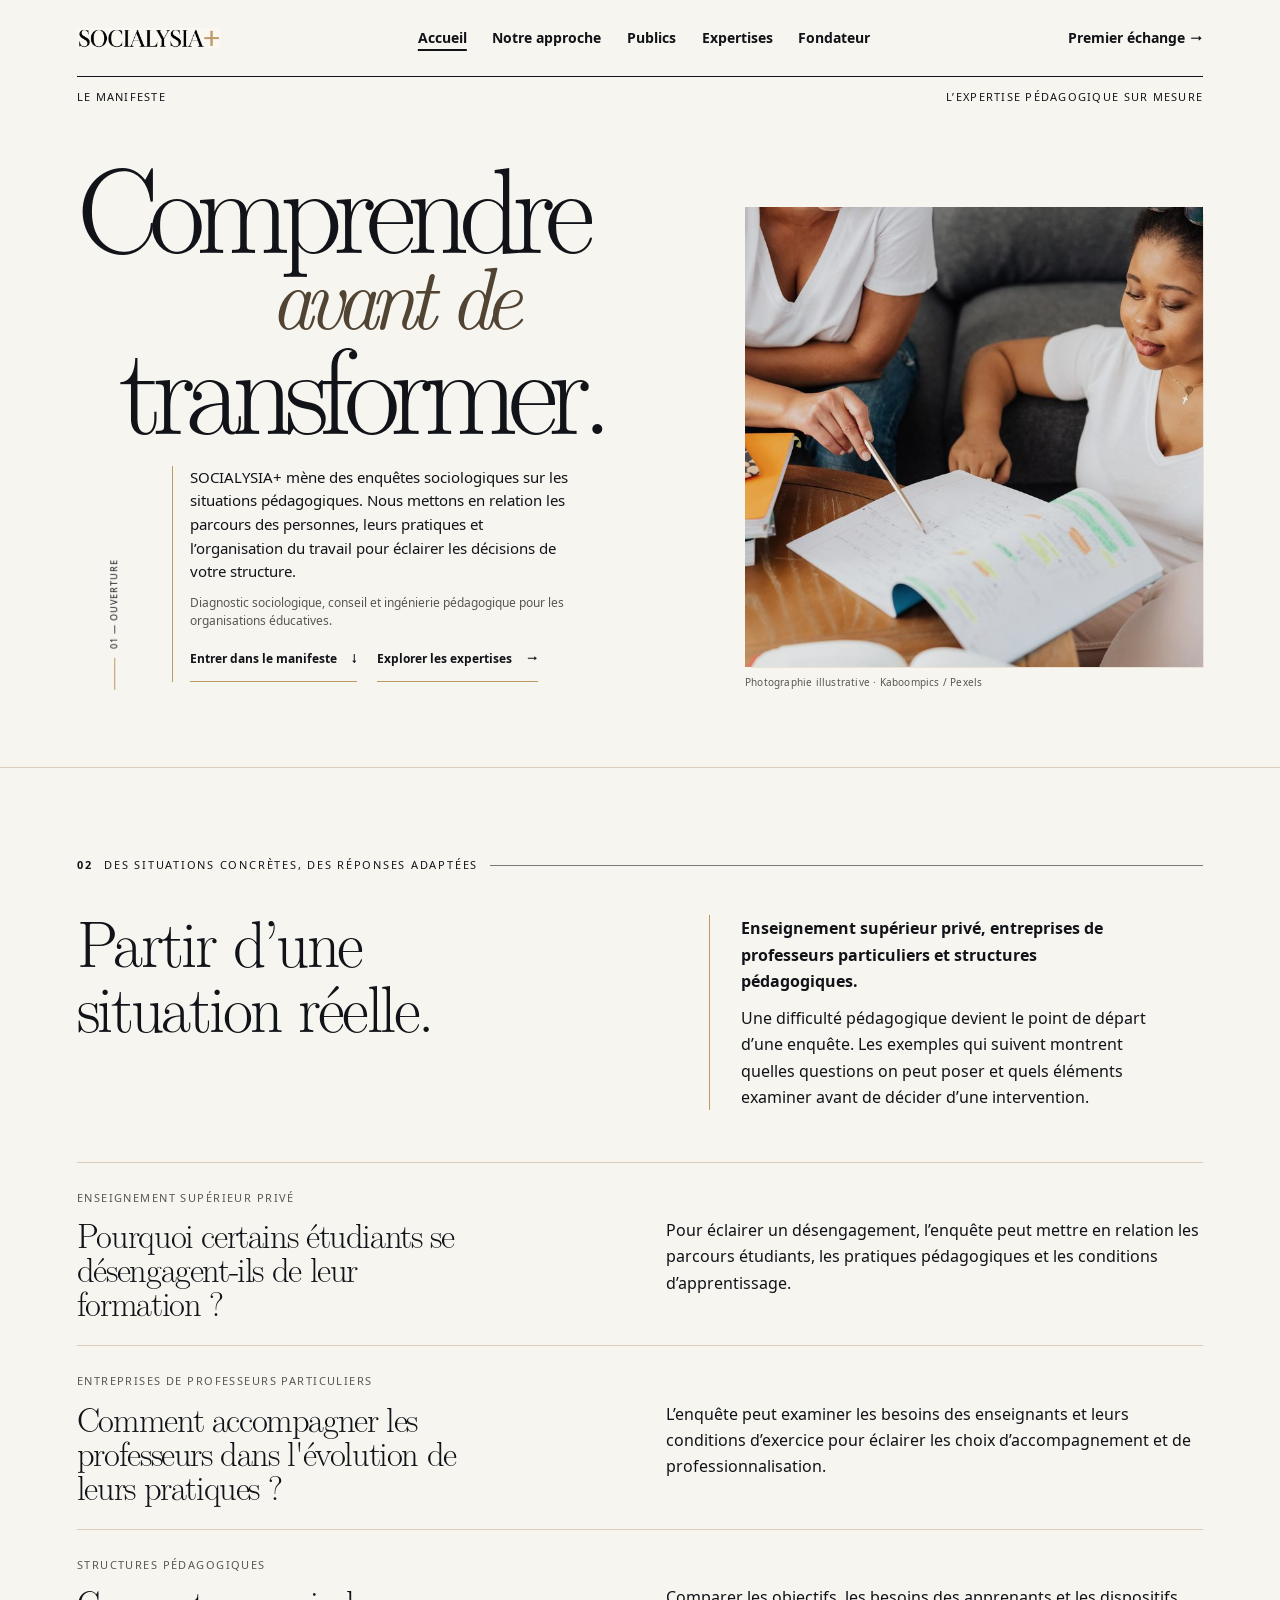
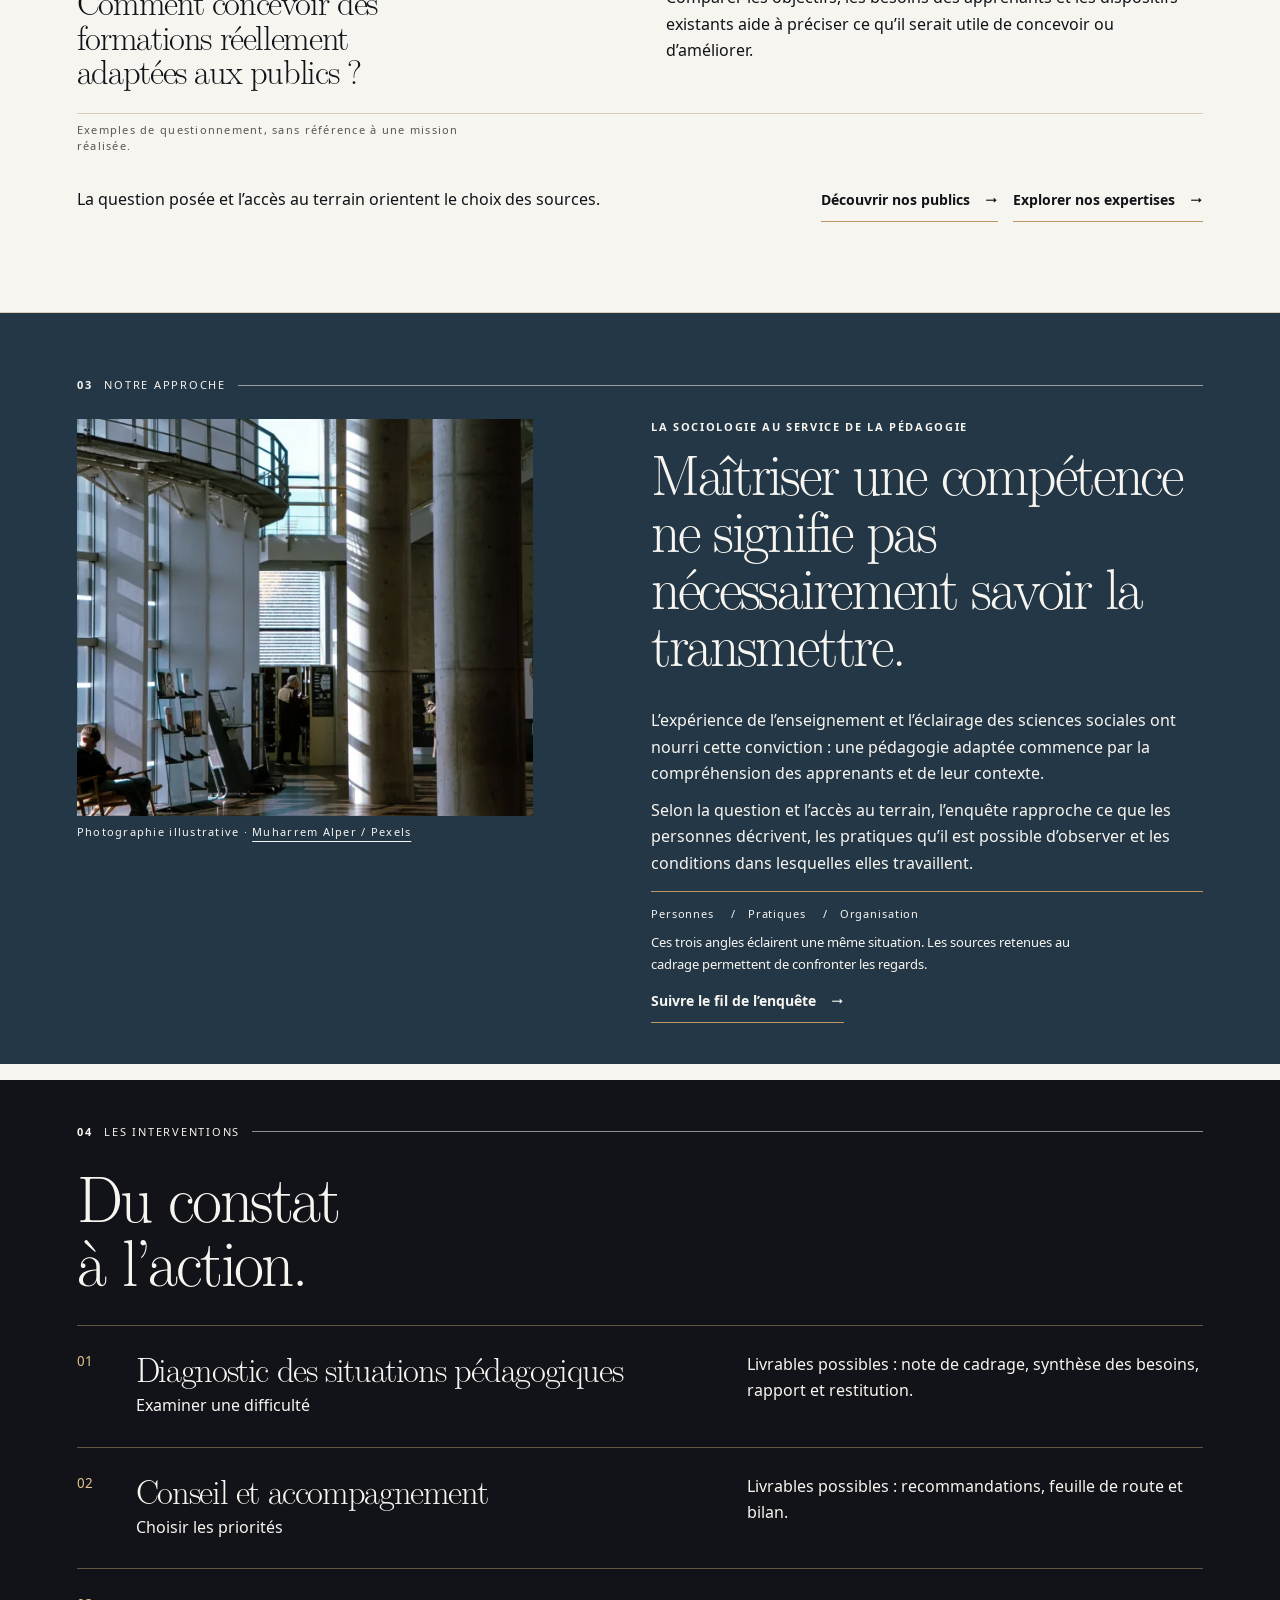
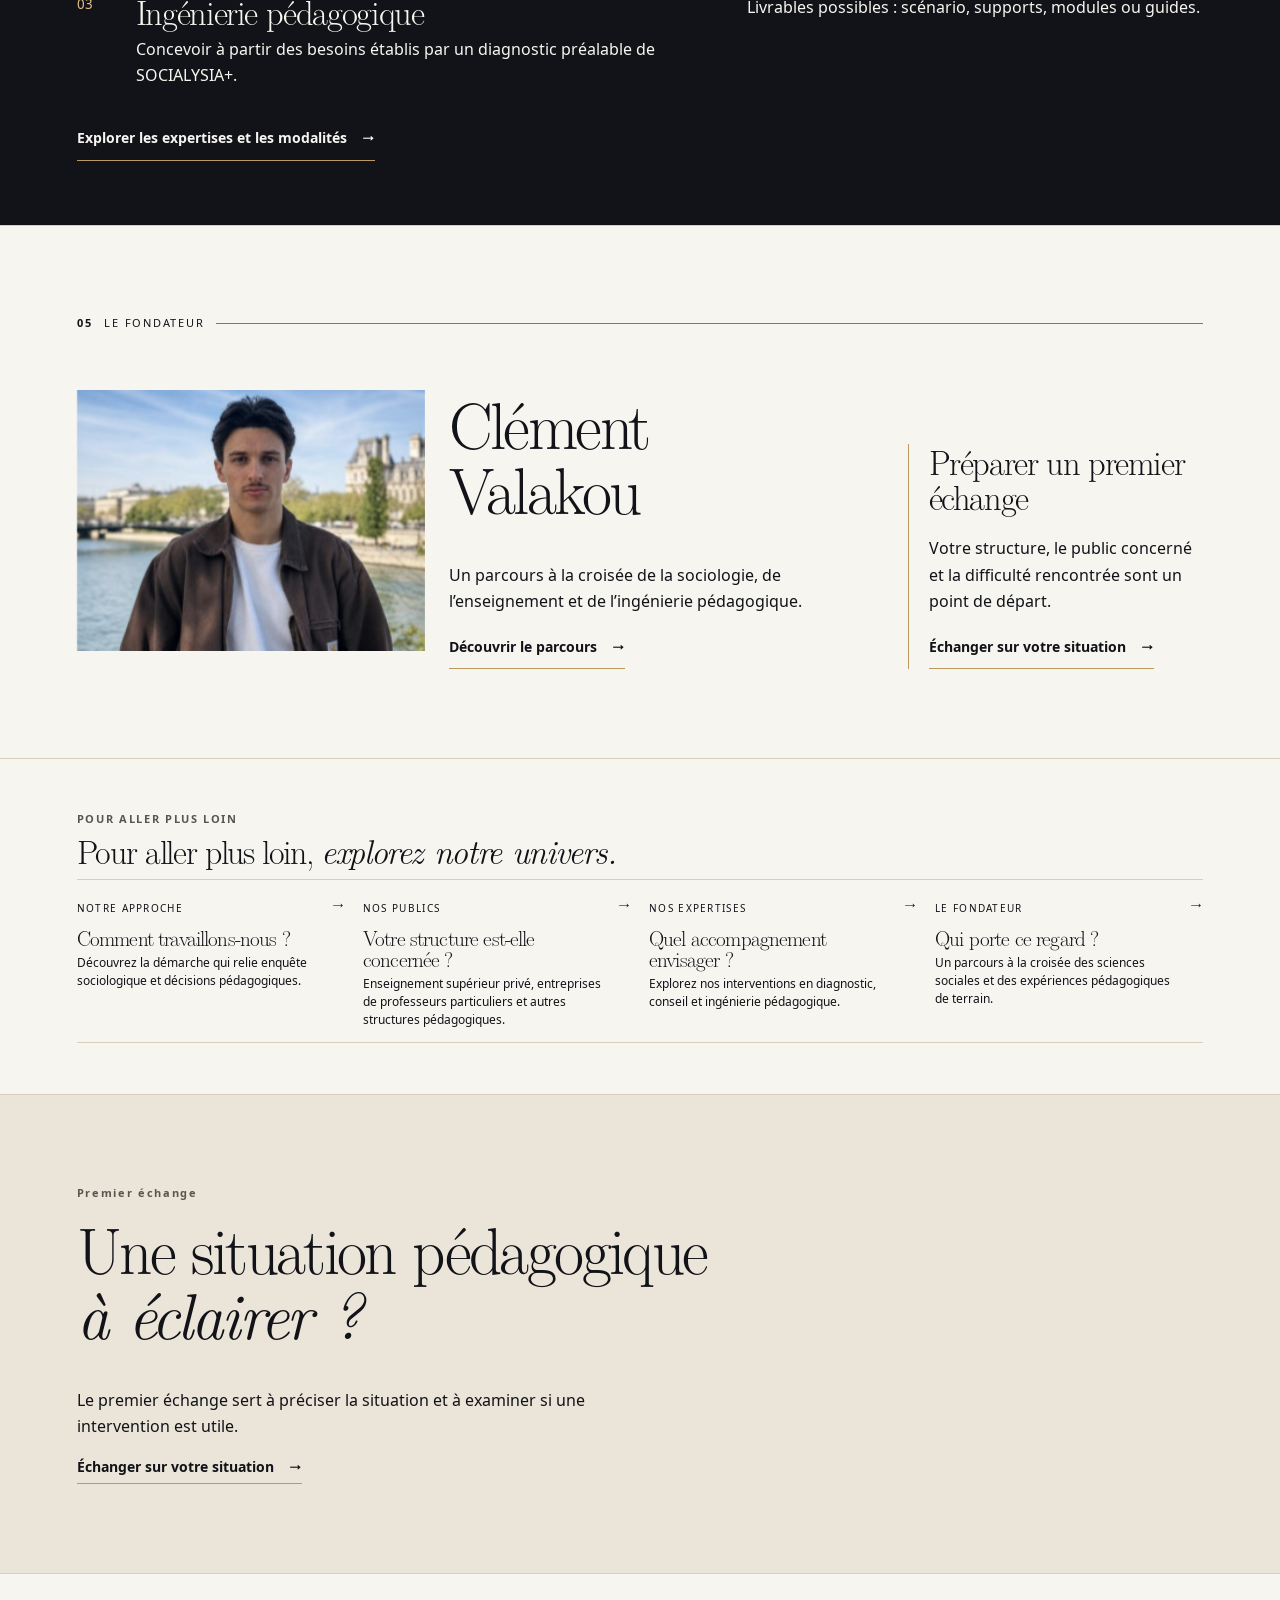
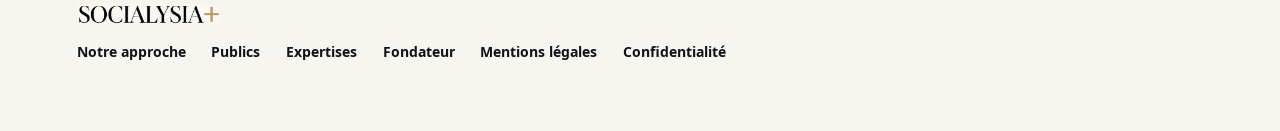
<file: index.html>
<!doctype html>
<html lang="fr"><head><meta charset="utf-8"><meta name="viewport" content="width=device-width, initial-scale=1"><title>Conseil et diagnostic pédagogique | SOCIALYSIA+</title><link rel="stylesheet" href="style.css"><link rel="icon" href="assets/favicon.svg" type="image/svg+xml"><meta name="description" content="SOCIALYSIA+ mène des enquêtes sociologiques pour éclairer les décisions pédagogiques des organisations éducatives : diagnostic, conseil et ingénierie."><link rel="canonical" href="https://socialysia.fr/"><link rel="stylesheet" href="edition.css"><script src="immersion.js" defer></script><link rel="stylesheet" href="immersion.css"><link rel="stylesheet" href="compositions.css"><link rel="stylesheet" href="photographies.css"><link rel="stylesheet" href="mouvement-integre.css"><link rel="stylesheet" href="navigation.css"><script src="navigation.js" defer></script></head><body class="edition37 home v1 parcours-integre ux"><a class="skip" href="#main">Aller au contenu</a><header class="mast"><a class="brand" href="index.html"><img src="assets/logo.webp" alt="SOCIALYSIA+"></a><nav aria-label="Navigation principale"><a href="index.html" aria-current="page">Accueil</a><a href="approche.html">Notre approche</a><a href="publics.html">Publics</a><a href="expertises.html">Expertises</a><a href="fondateur.html">Fondateur</a></nav><a class="direct" href="contact.html">Premier échange →</a><details class="mobile-nav"><summary>Menu</summary><nav aria-label="Navigation mobile"><p class="ux-menu-caption" aria-hidden="true">Explorer SOCIALYSIA+</p><a href="index.html" aria-current="page">Accueil</a><a href="approche.html">Notre approche</a><a href="publics.html">Publics</a><a href="expertises.html">Expertises</a><a href="fondateur.html">Fondateur</a><a href="contact.html">Premier échange →</a></nav></details></header><main id="main" tabindex="-1"><section class="cover cover-one" id="ouverture"><div class="edition"><span>Le manifeste</span><span>L’expertise pédagogique sur mesure</span><i class="motion-rule" aria-hidden="true"></i></div><h1><span>Comprendre</span> <em>avant de</em> <span>transformer.</span></h1><figure class="cover-photo"><img src="assets/transmission-kaboompics.jpg" alt="Deux personnes travaillent ensemble autour d’un cahier annoté" decoding="async" fetchpriority="high" width="1050" height="700"><figcaption>Photographie illustrative · Kaboompics / Pexels</figcaption></figure><div class="deck"><p>SOCIALYSIA+ mène des enquêtes sociologiques sur les situations pédagogiques. Nous mettons en relation les parcours des personnes, leurs pratiques et l’organisation du travail pour éclairer les décisions de votre structure.</p><p class="service-line">Diagnostic sociologique, conseil et ingénierie pédagogique pour les organisations éducatives.</p><div class="cover-links"><a class="line" href="#conviction">Entrer dans le manifeste <span aria-hidden="true">↓</span></a><a class="line" href="expertises.html">Explorer les expertises <span aria-hidden="true">→</span></a></div></div><div class="cover-index" aria-hidden="true"><i></i><span>01 — Ouverture</span></div></section><section class="chapter terrain" id="terrain" aria-labelledby="home-cases-title"><span id="situations" class="anchor"></span><p class="marker"><b>02</b><span>Des situations concrètes, des réponses adaptées</span></p><div class="chapter-head"><h2 id="home-cases-title">Partir d’une<br>situation réelle.</h2><div class="terrain-intro"><p>Enseignement supérieur privé, entreprises de professeurs particuliers et structures pédagogiques.</p><p class="lead">Une difficulté pédagogique devient le point de départ d’une enquête. Les exemples qui suivent montrent quelles questions on peut poser et quels éléments examiner avant de décider d’une intervention.</p></div></div><div class="questions"><article><p class="case-category">ENSEIGNEMENT SUPÉRIEUR PRIVÉ</p><h3>Pourquoi certains étudiants se désengagent-ils de leur formation ?</h3><p class="case-answer">Pour éclairer un désengagement, l’enquête peut mettre en relation les parcours étudiants, les pratiques pédagogiques et les conditions d’apprentissage.</p></article><article><p class="case-category">ENTREPRISES DE PROFESSEURS PARTICULIERS</p><h3>Comment accompagner les professeurs dans l'évolution de leurs pratiques ?</h3><p class="case-answer">L’enquête peut examiner les besoins des enseignants et leurs conditions d’exercice pour éclairer les choix d’accompagnement et de professionnalisation.</p></article><article><p class="case-category">STRUCTURES PÉDAGOGIQUES</p><h3>Comment concevoir des formations réellement adaptées aux publics ?</h3><p class="case-answer">Comparer les objectifs, les besoins des apprenants et les dispositifs existants aide à préciser ce qu’il serait utile de concevoir ou d’améliorer.</p></article></div><p class="caption">Exemples de questionnement, sans référence à une mission réalisée.</p><div class="case-links"><p>La question posée et l’accès au terrain orientent le choix des sources.</p><div><a class="text-link" href="publics.html">Découvrir nos publics <span aria-hidden="true">→</span></a><a class="text-link" href="expertises.html">Explorer nos expertises <span aria-hidden="true">→</span></a></div></div></section>
<section class="chapter method" id="methode"><span id="conviction" class="anchor"></span><p class="marker"><b>03</b><span>Notre approche</span></p><figure><div class="photo-window"><img src="assets/pexels-35173071-1050.webp" alt="Lumière naturelle et colonnes dans une bibliothèque contemporaine" decoding="async" loading="lazy" width="1280" height="2277" srcset="assets/pexels-35173071-540.webp 540w, assets/pexels-35173071-1050.webp 1050w, assets/pexels-35173071-1280.webp 1280w" sizes="(max-width: 700px) 90vw, 37vw" style="--photo-d:48% 61%;--photo-m:50% 65%" data-atelier-photo="35173071"></div><figcaption>Photographie illustrative · <a href="https://www.pexels.com/photo/modern-library-interior-with-natural-light-35173071/">Muharrem Alper / Pexels</a></figcaption></figure><div><p class="eyebrow">LA SOCIOLOGIE AU SERVICE DE LA PÉDAGOGIE</p><h2>Maîtriser une compétence ne signifie pas nécessairement savoir la transmettre.</h2><p class="lead">L’expérience de l’enseignement et l’éclairage des sciences sociales ont nourri cette conviction : une pédagogie adaptée commence par la compréhension des apprenants et de leur contexte.</p><p>Selon la question et l’accès au terrain, l’enquête rapproche ce que les personnes décrivent, les pratiques qu’il est possible d’observer et les conditions dans lesquelles elles travaillent.</p><ol class="reading-index" aria-label="Angles de lecture"><li>Personnes</li><li>Pratiques</li><li>Organisation</li></ol><p class="reading-key">Ces trois angles éclairent une même situation. Les sources retenues au cadrage permettent de confronter les regards.</p><a class="line" href="approche.html">Suivre le fil de l’enquête <span>→</span></a></div></section>
<section class="chapter offer" id="interventions"><p class="marker"><b>04</b><span>Les interventions</span></p><h2>Du constat<br>à l’action.</h2><article><small>01</small><div><h3>Diagnostic des situations pédagogiques</h3><p>Examiner une difficulté</p></div><p>Livrables possibles : note de cadrage, synthèse des besoins, rapport et restitution.</p></article><article><small>02</small><div><h3>Conseil et accompagnement</h3><p>Choisir les priorités</p></div><p>Livrables possibles : recommandations, feuille de route et bilan.</p></article><article><small>03</small><div><h3>Ingénierie pédagogique</h3><p>Concevoir à partir des besoins établis par un diagnostic préalable de SOCIALYSIA+.</p></div><p>Livrables possibles : scénario, supports, modules ou guides.</p></article><a class="line" href="expertises.html">Explorer les expertises et les modalités <span>→</span></a></section>
<section class="chapter portrait" id="portrait"><p class="marker"><b>05</b><span>Le fondateur</span></p><figure><img src="assets/fondateur.jpg" alt="Portrait de Clément Valakou" decoding="async" loading="eager" width="300" height="300"></figure><div><h2>Clément<br>Valakou</h2><p>Un parcours à la croisée de la sociologie, de l’enseignement et de l’ingénierie pédagogique.</p><a class="line" href="fondateur.html">Découvrir le parcours <span>→</span></a></div><aside><h3>Préparer un premier échange</h3><p>Votre structure, le public concerné et la difficulté rencontrée sont un point de départ.</p><a class="line" href="contact.html">Échanger sur votre situation <span>→</span></a></aside></section><section class="chapter explore" aria-labelledby="index-sortie-titre"><div class="section-head"><p class="eyebrow">POUR ALLER PLUS LOIN</p><h2 id="index-sortie-titre">Pour aller plus loin, <em>explorez notre univers.</em></h2></div><nav class="explore-grid" aria-labelledby="index-sortie-titre"><a href="approche.html"><div><span class="explore-label">NOTRE APPROCHE</span><h3>Comment travaillons-nous ?</h3><p>Découvrez la démarche qui relie enquête sociologique et décisions pédagogiques.</p></div><span class="explore-arrow" aria-hidden="true">→</span></a><a href="publics.html"><div><span class="explore-label">NOS PUBLICS</span><h3>Votre structure est-elle concernée ?</h3><p>Enseignement supérieur privé, entreprises de professeurs particuliers et autres structures pédagogiques.</p></div><span class="explore-arrow" aria-hidden="true">→</span></a><a href="expertises.html"><div><span class="explore-label">NOS EXPERTISES</span><h3>Quel accompagnement envisager ?</h3><p>Explorez nos interventions en diagnostic, conseil et ingénierie pédagogique.</p></div><span class="explore-arrow" aria-hidden="true">→</span></a><a href="fondateur.html"><div><span class="explore-label">LE FONDATEUR</span><h3>Qui porte ce regard ?</h3><p>Un parcours à la croisée des sciences sociales et des expériences pédagogiques de terrain.</p></div><span class="explore-arrow" aria-hidden="true">→</span></a></nav></section>
<section class="chapter cta"><p class="eyebrow">Premier échange</p><h2>Une situation pédagogique<br><em>à éclairer ?</em></h2><p>Le premier échange sert à préciser la situation et à examiner si une intervention est utile.</p><a class="button" href="contact.html">Échanger sur votre situation <span aria-hidden="true">→</span></a></section></main><footer><a class="brand" href="index.html"><img src="assets/logo.webp" alt="SOCIALYSIA+"></a><nav aria-label="Navigation de pied de page"><a href="approche.html">Notre approche</a><a href="publics.html">Publics</a><a href="expertises.html">Expertises</a><a href="fondateur.html">Fondateur</a><a href="mentions-legales.html">Mentions légales</a><a href="confidentialite.html">Confidentialité</a></nav><small aria-hidden="true">&nbsp;</small></footer></body></html>
</file>
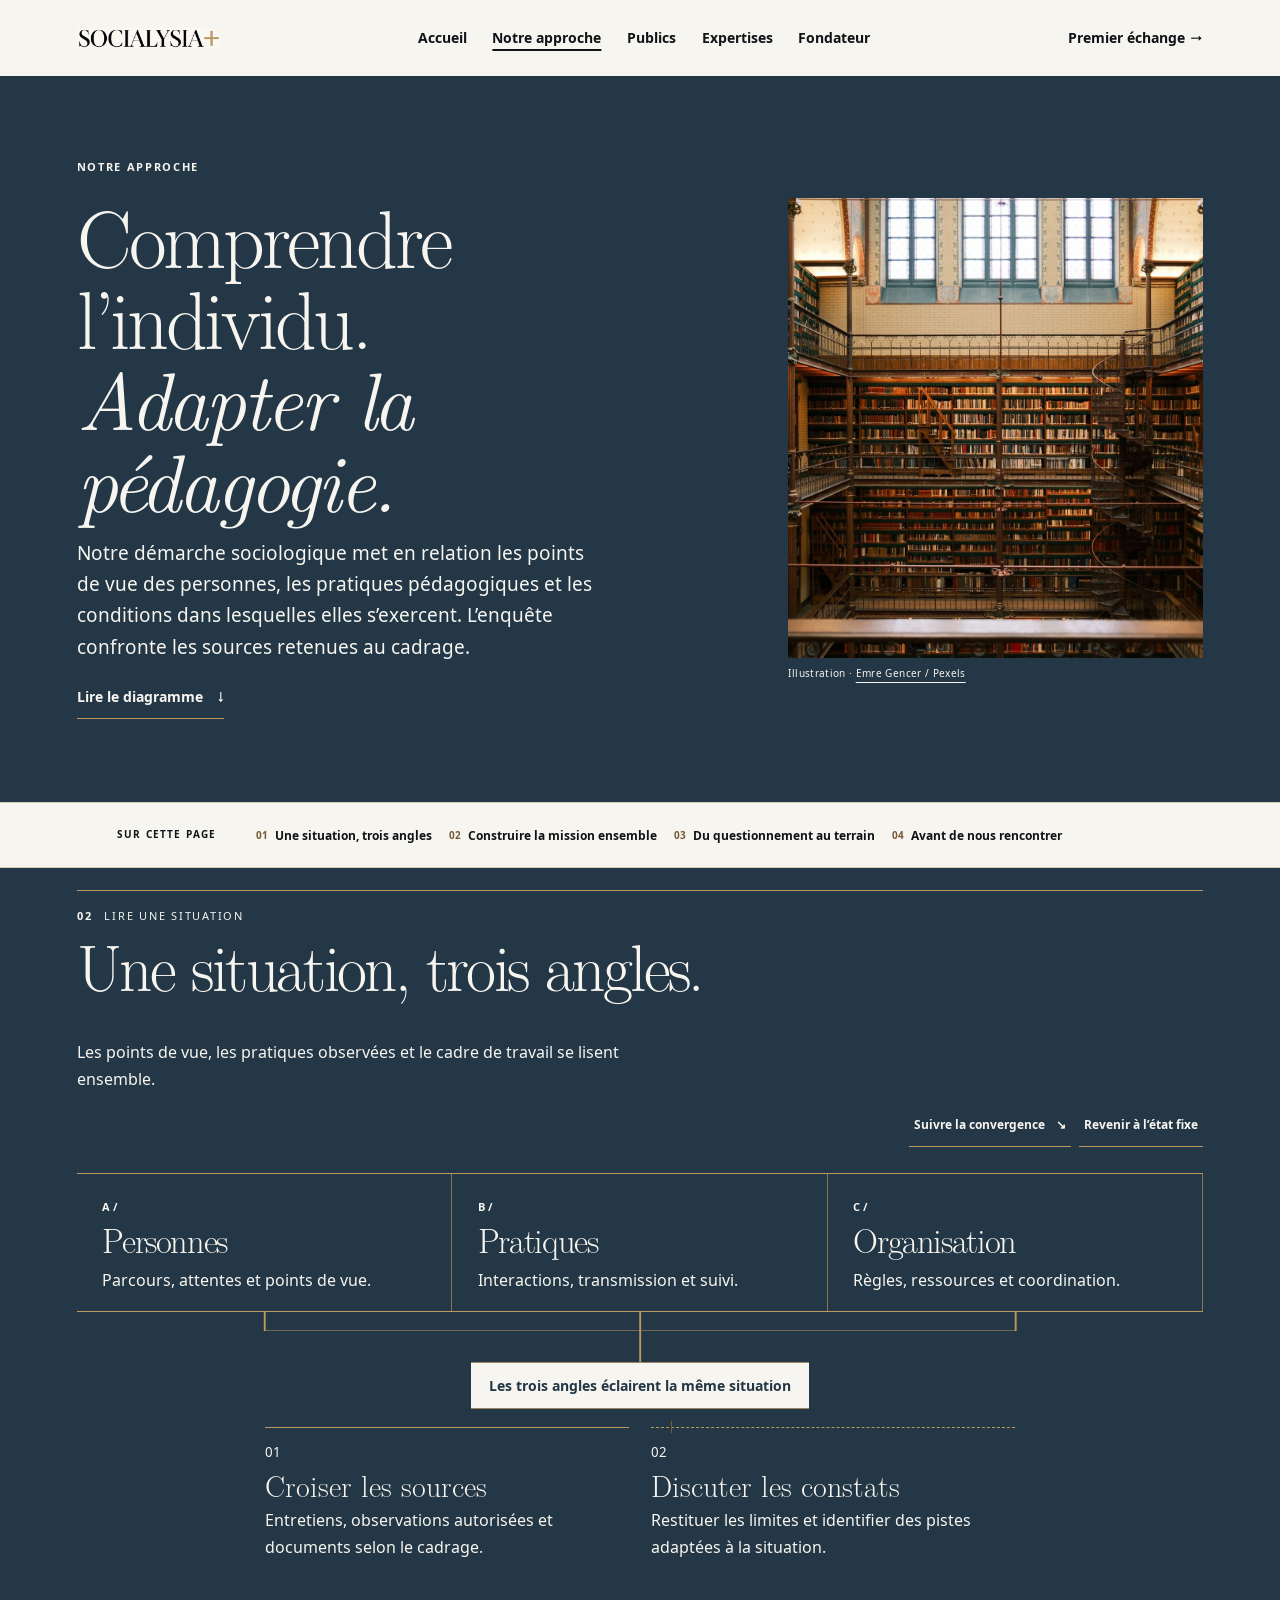
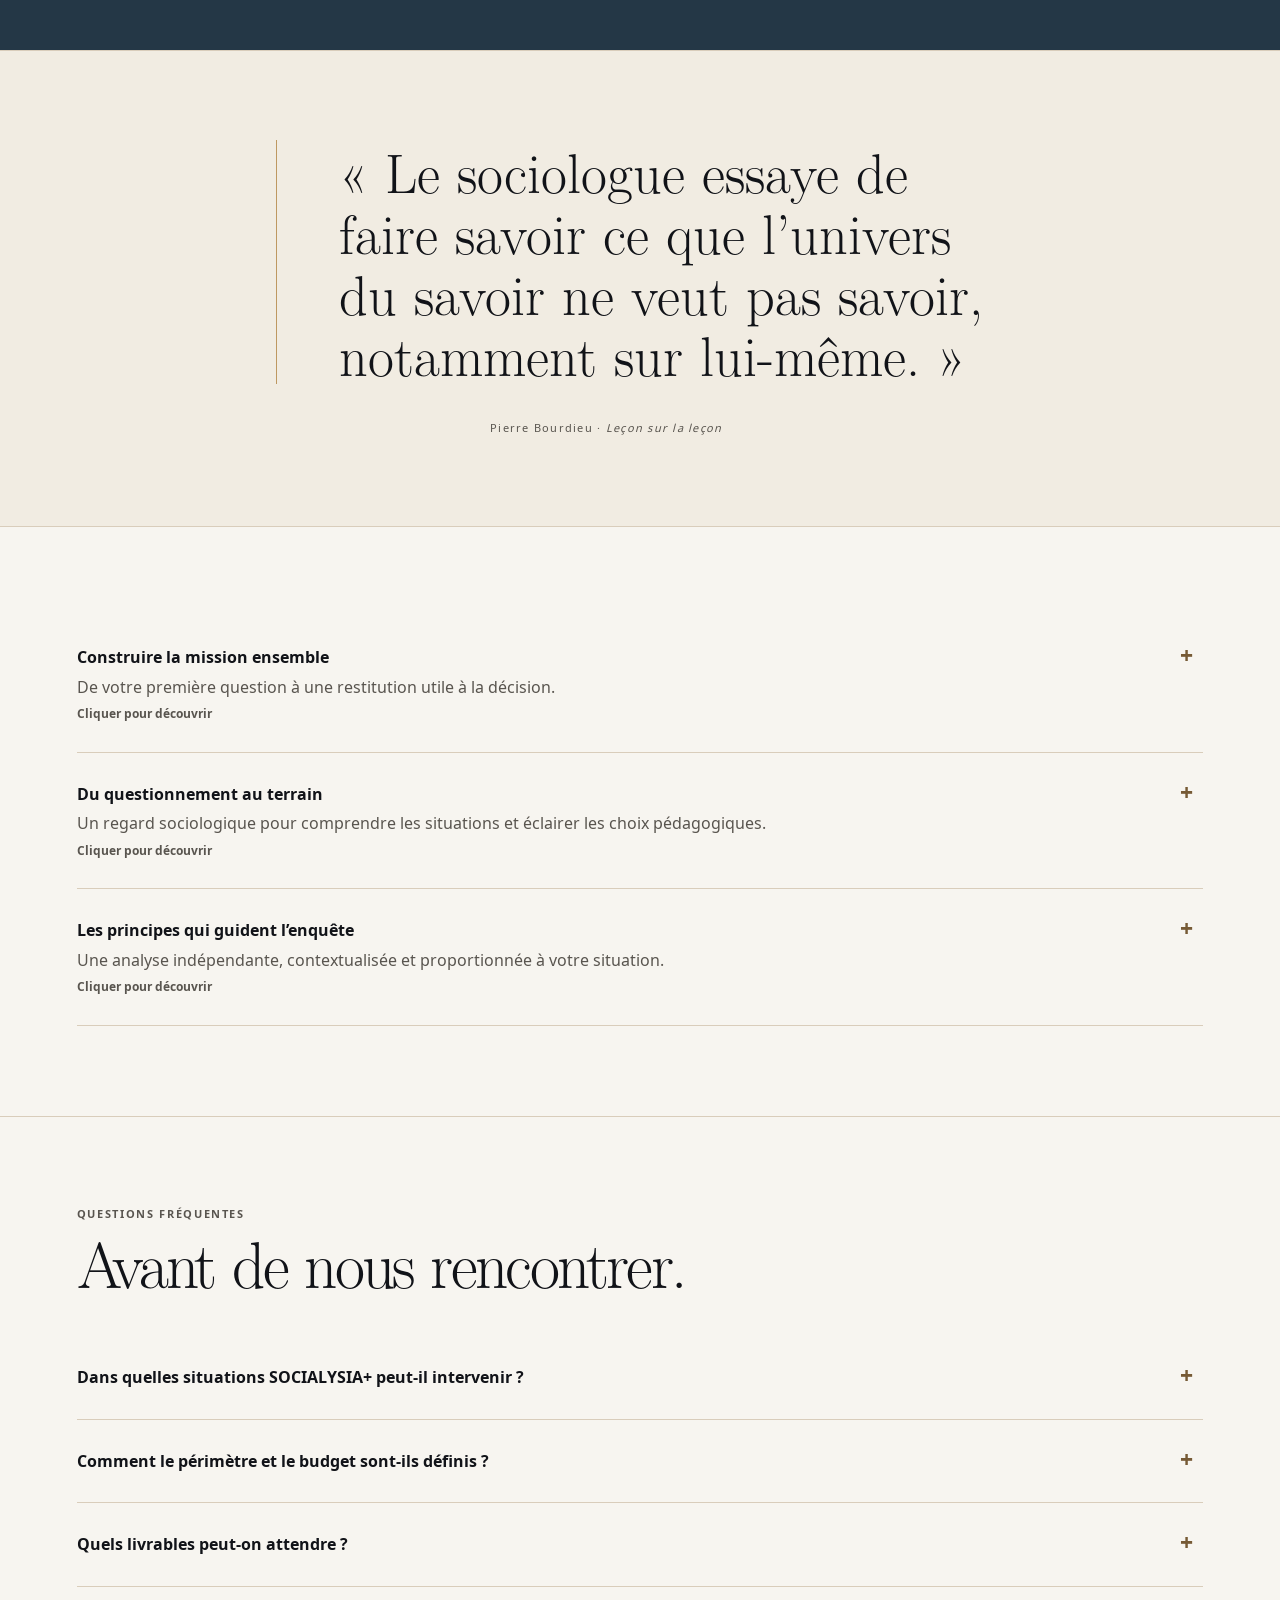
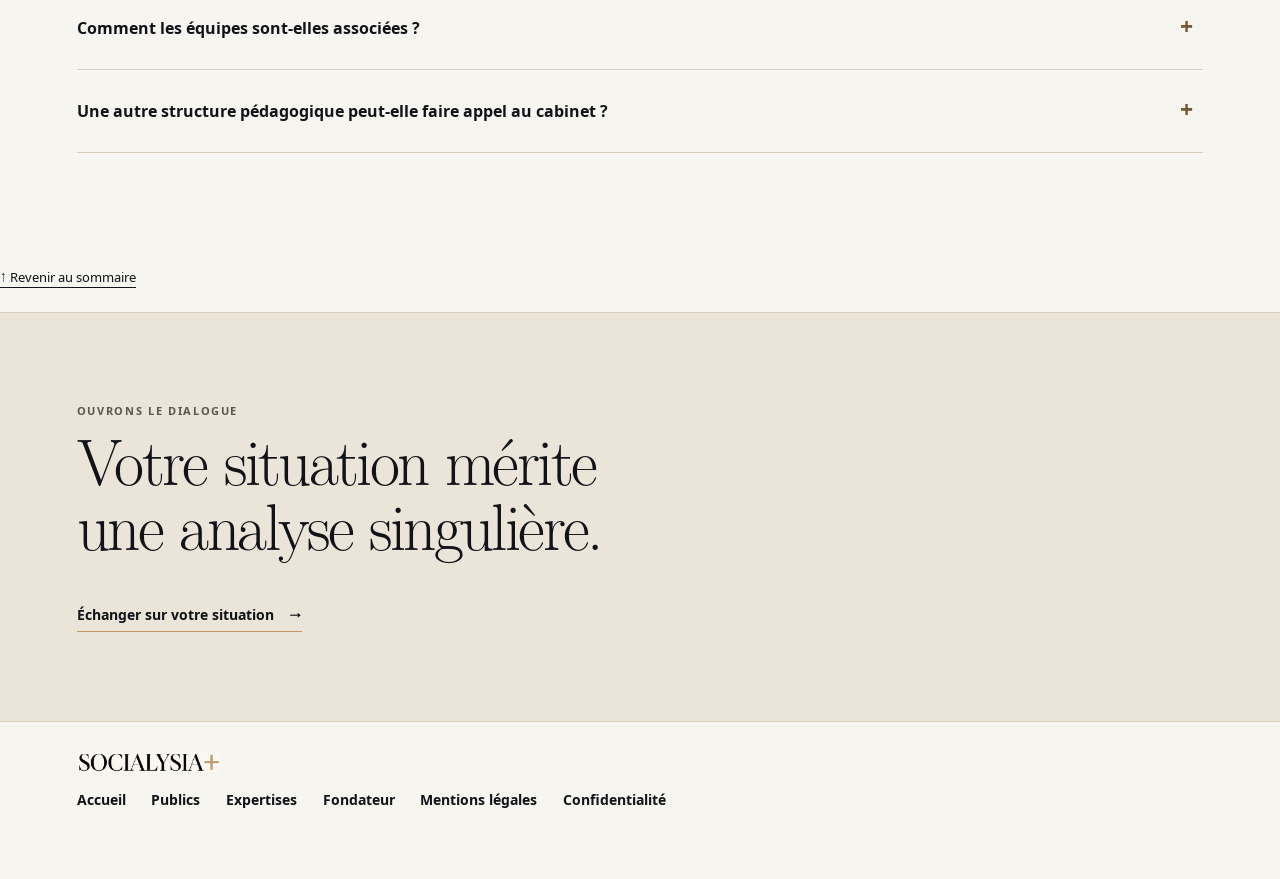
<file: approche.html>
<!doctype html>
<html lang="fr"><head><meta charset="utf-8"><meta name="viewport" content="width=device-width, initial-scale=1"><title>Notre approche : l’enquête sociologique | SOCIALYSIA+</title><link rel="stylesheet" href="style.css"><link rel="icon" href="assets/favicon.svg" type="image/svg+xml"><meta name="description" content="Comment SOCIALYSIA+ étudie les personnes, les pratiques et l’organisation pour comprendre les situations pédagogiques et éclairer les interventions."><link rel="canonical" href="https://socialysia.fr/approche.html"><link rel="stylesheet" href="edition.css"><script src="immersion.js" defer></script><link rel="stylesheet" href="immersion.css"><link rel="stylesheet" href="compositions.css"><link rel="stylesheet" href="mouvement-integre.css"><link rel="stylesheet" href="navigation.css"><script src="navigation.js" defer></script><link rel="stylesheet" href="citation-reveal.css"><script src="citation-reveal.js" defer></script></head><body class="edition37 approche revue ux"><a class="skip" href="#main">Aller au contenu</a><header class="mast"><a class="brand" href="index.html"><img src="assets/logo.webp" alt="SOCIALYSIA+"></a><nav aria-label="Navigation principale"><a href="index.html">Accueil</a><a href="approche.html" aria-current="page">Notre approche</a><a href="publics.html">Publics</a><a href="expertises.html">Expertises</a><a href="fondateur.html">Fondateur</a></nav><a class="direct" href="contact.html">Premier échange →</a><details class="mobile-nav"><summary>Menu</summary><nav aria-label="Navigation mobile"><p class="ux-menu-caption" aria-hidden="true">Explorer SOCIALYSIA+</p><a href="index.html">Accueil</a><a href="approche.html" aria-current="page">Notre approche</a><a href="publics.html">Publics</a><a href="expertises.html">Expertises</a><a href="fondateur.html">Fondateur</a><a href="contact.html">Premier échange →</a></nav></details></header><main id="main" tabindex="-1"><div class="interior"><section class="intro approach-intro wrap review-intro"><div class="intro-copy"><p class="eyebrow">NOTRE APPROCHE</p><h1>Comprendre l’individu.<br><em>Adapter la pédagogie.</em></h1><p class="lead">Notre démarche sociologique met en relation les points de vue des personnes, les pratiques pédagogiques et les conditions dans lesquelles elles s’exercent. L’enquête confronte les sources retenues au cadrage.</p><a class="line" href="#diagramme">Lire le diagramme <span aria-hidden="true">↓</span></a></div><figure class="review-photo"><img src="assets/architecture-emre-1050.webp" srcset="assets/architecture-emre-540.webp 540w, assets/architecture-emre-1050.webp 1050w" sizes="(max-width: 700px) 90vw, 45vw" width="1050" height="1575" alt="Coursives et rayonnages d’une bibliothèque"><figcaption>Illustration · <a href="https://www.pexels.com/photo/grand-library-interior-with-bookshelves-and-spiral-staircase-36325224/">Emre Gencer / Pexels</a></figcaption></figure></section><nav id="sommaire-ux" class="ux-chapters" aria-label="Sommaire de la page"><div class="ux-chapter-inner"><p>Sur cette page <span class="ux-count" aria-hidden="true"></span></p><ol><li><a href="#diagramme"><span aria-hidden="true">01</span>Une situation, trois angles</a></li><li><a href="#mission"><span aria-hidden="true">02</span>Construire la mission ensemble</a></li><li><a href="#demarche-pratique"><span aria-hidden="true">03</span>Du questionnement au terrain</a></li><li><a href="#questions"><span aria-hidden="true">04</span>Avant de nous rencontrer</a></li></ol></div></nav><figure class="field review-field" id="diagramme"><p class="marker"><b>02</b><span>Lire une situation</span></p><figcaption><h2>Une situation, trois angles.</h2><p>Les points de vue, les pratiques observées et le cadre de travail se lisent ensemble.</p></figcaption><div class="diagram-controls"><button type="button" hidden class="trace-button" aria-controls="diagramme">Suivre la convergence <span aria-hidden="true">↘</span></button><button type="button" class="trace-button trace-stop" hidden aria-controls="diagramme">Revenir à l’état fixe</button><span class="motion-sr" role="status"></span></div><div class="field-angles"><article><small>A /</small><h3>Personnes</h3><p>Parcours, attentes et points de vue.</p></article><article><small>B /</small><h3>Pratiques</h3><p>Interactions, transmission et suivi.</p></article><article><small>C /</small><h3>Organisation</h3><p>Règles, ressources et coordination.</p></article><i class="motion-rail" aria-hidden="true"></i></div><svg class="converge" viewbox="0 0 600 80" preserveaspectratio="none" aria-hidden="true"><path d="M 100 0 V 30 H 500 V 0 M 300 0 V 80" pathlength="100"></path><path class="motion-path" d="M 100 0 V 30 H 500 V 0 M 300 0 V 80" pathlength="100"></path></svg><p class="diagram-bridge">Les trois angles éclairent la même situation</p><ol class="field-reading"><li class="source"><small class="field-step">01</small><b>Croiser les sources</b><p>Entretiens, observations autorisées et documents selon le cadrage.</p></li><li class="discussion"><small class="field-step">02</small><b>Discuter les constats</b><p>Restituer les limites et identifier des pistes adaptées à la situation.</p></li></ol></figure><figure class="bourdieu-quote wrap review-quote"><blockquote><p class="word-reveal">« Le sociologue essaye de faire savoir ce que l’univers du savoir ne veut pas savoir, notamment sur lui-même. »</p></blockquote><figcaption>Pierre Bourdieu · <cite>Leçon sur la leçon</cite></figcaption></figure><div class="protocol-list wrap"><details class="protocol-block"><summary><span><strong>Construire la mission ensemble</strong><span class="protocol-description">De votre première question à une restitution utile à la décision.</span></span><span class="protocol-control"><span class="protocol-hint">Cliquer pour découvrir</span><span class="protocol-arrow" aria-hidden="true"></span></span></summary><div id="mission" class="protocol-inner mission-section"><div class="section-head"><p class="eyebrow">DU PREMIER ÉCHANGE À LA RESTITUTION</p><h2>Une mission,<br><em>concrètement.</em></h2><p>Le cadrage précise la question et les moyens de l’examiner. La restitution distingue les constats, leurs limites et les pistes à discuter avec les acteurs.</p></div><ol class="mission-grid"><li><h3>Premier échange</h3><p>Vous présentez votre situation, vos publics et vos attentes. Nous identifions ensemble la question à explorer.</p></li><li><h3>Cadrage</h3><p>Nous convenons du périmètre, des méthodes, du calendrier, des livrables et du budget dans une proposition personnalisée.</p></li><li><h3>Enquête et analyse</h3><p>Selon les besoins et l’accès au terrain, l’enquête peut mobiliser des observations autorisées, des entretiens, des questionnaires ou des documents. Les sources retenues sont ensuite confrontées.</p></li><li><h3>Restitution</h3><p>Les constats et leurs limites sont partagés avec vous. Les recommandations sont discutées et les priorités précisées.</p></li></ol><p class="note">Si les besoins le justifient, la mission peut se prolonger par un accompagnement ou la conception de ressources, dans un périmètre convenu. Toute mission d’ingénierie pédagogique s’appuie sur un diagnostic préalable réalisé par SOCIALYSIA+, dont le périmètre et les méthodes sont proportionnés à la situation.</p></div></details><details class="protocol-block"><summary><span><strong>Du questionnement au terrain</strong><span class="protocol-description">Un regard sociologique pour comprendre les situations et éclairer les choix pédagogiques.</span></span><span class="protocol-control"><span class="protocol-hint">Cliquer pour découvrir</span><span class="protocol-arrow" aria-hidden="true"></span></span></summary><div id="demarche-pratique" class="protocol-inner"><ol class="mission-grid"><li><h3>Clarifier la situation</h3><p>Transformer les difficultés exprimées en questions précises, sans présumer de leurs causes.</p></li><li><h3>Replacer les pratiques dans leur contexte</h3><p>Relier le fonctionnement de la structure, les parcours des publics et les interactions pédagogiques.</p></li><li><h3>Croiser les regards et les observations</h3><p>Confronter les expériences des acteurs aux situations réelles pour construire une analyse étayée.</p></li><li><h3>Dégager des leviers adaptés</h3><p>Traduire les constats en pistes pédagogiques cohérentes avec les besoins et les possibilités de la structure.</p></li></ol><p class="note">Les sciences sociales, notamment la sociologie de Pierre Bourdieu, nourrissent cette démarche. Les regards mobilisés sont ajustés à chaque situation.</p></div></details><details class="protocol-block"><summary><span><strong>Les principes qui guident l’enquête</strong><span class="protocol-description">Une analyse indépendante, contextualisée et proportionnée à votre situation.</span></span><span class="protocol-control"><span class="protocol-hint">Cliquer pour découvrir</span><span class="protocol-arrow" aria-hidden="true"></span></span></summary><div class="protocol-inner"><div class="section-head"><p class="eyebrow">02 / PRINCIPES</p><h2>Une posture exigeante.</h2></div><div class="cards"><article><span class="number">01</span><h3>Indépendance</h3><p>Des conclusions autonomes, fondées sur les éléments examinés et discutées avec les acteurs.</p></article><article><span class="number">02</span><h3>Contextualisation</h3><p>Une attention aux spécificités sociales, professionnelles et organisationnelles de chaque structure.</p></article><article><span class="number">03</span><h3>Proportionnalité</h3><p>Une intervention ajustée aux enjeux, aux besoins, aux données accessibles et aux moyens convenus.</p></article></div><p class="note">Le cabinet analyse les pratiques et leurs conditions de réalisation sans évaluer l’expertise disciplinaire des enseignants. Les audits de certification Qualiopi, financiers, juridiques et le conseil RH généraliste sont hors périmètre.</p></div></details></div><section id="questions" class="section wrap faq-section"><div class="section-head"><p class="eyebrow">QUESTIONS FRÉQUENTES</p><h2>Avant de nous rencontrer.</h2></div><div class="faq-list"><details><summary>Dans quelles situations SOCIALYSIA+ peut-il intervenir ?</summary><p>Lorsque vous souhaitez comprendre une difficulté pédagogique, analyser un parcours, accompagner vos équipes ou faire évoluer un dispositif. Le premier échange permet de préciser la question.</p></details><details><summary>Comment le périmètre et le budget sont-ils définis ?</summary><p>Le périmètre dépend des enjeux, des publics, de l’accès au terrain et des moyens disponibles. Les modalités Essentiel, Approfondi et Complet concernent principalement le diagnostic et la profondeur de l’enquête. Les autres interventions sont définies selon les besoins. Le tarif de référence est de 400 € HT par jour ; le montant de la mission est fixé par un devis personnalisé.</p></details><details><summary>Quels livrables peut-on attendre ?</summary><p>Selon la mission : une note de cadrage, une synthèse des besoins, un rapport d’analyse, une restitution ou un plan d’action. Les productions attendues sont définies avant l’intervention.</p></details><details><summary>Comment les équipes sont-elles associées ?</summary><p>Les modalités sont convenues lors du cadrage : entretiens, observations autorisées, questionnaires et temps d’échange. La restitution permet de discuter les constats avec les acteurs concernés.</p></details><details><summary>Une autre structure pédagogique peut-elle faire appel au cabinet ?</summary><p>Oui. Au-delà de l’enseignement supérieur privé et des entreprises de professeurs particuliers, SOCIALYSIA+ est ouvert à la discussion avec d’autres structures pédagogiques pour examiner leurs besoins.</p></details></div></section><p class="wrap ux-return"><a href="#sommaire-ux">↑ Revenir au sommaire</a></p><section class="cta wrap"><p class="eyebrow">OUVRONS LE DIALOGUE</p><h2>Votre situation mérite<br>une analyse singulière.</h2><a class="button" href="contact.html">Échanger sur votre situation <span aria-hidden="true">→</span></a></section></div></main><footer><a class="brand" href="index.html"><img src="assets/logo.webp" alt="SOCIALYSIA+"></a><nav aria-label="Navigation de pied de page"><a href="index.html">Accueil</a><a href="publics.html">Publics</a><a href="expertises.html">Expertises</a><a href="fondateur.html">Fondateur</a><a href="mentions-legales.html">Mentions légales</a><a href="confidentialite.html">Confidentialité</a></nav><small aria-hidden="true">&nbsp;</small></footer></body></html>
</file>
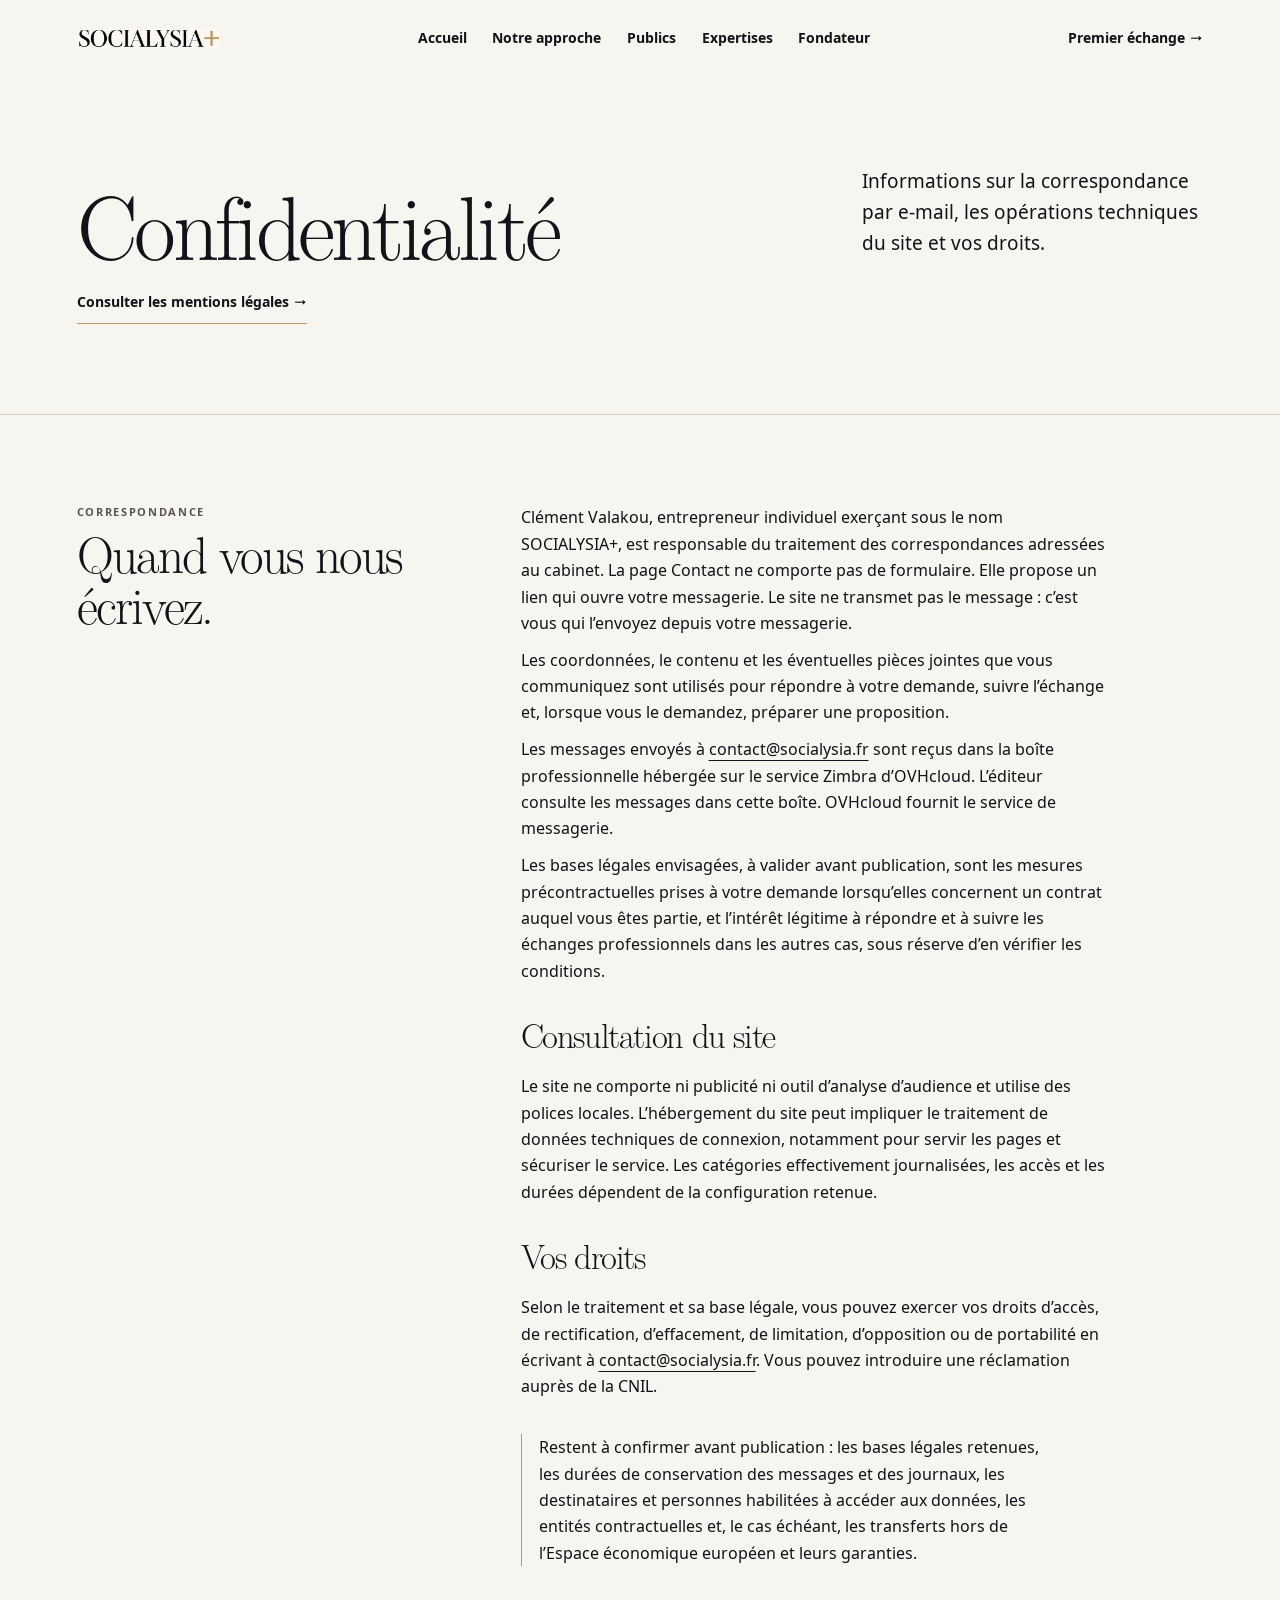
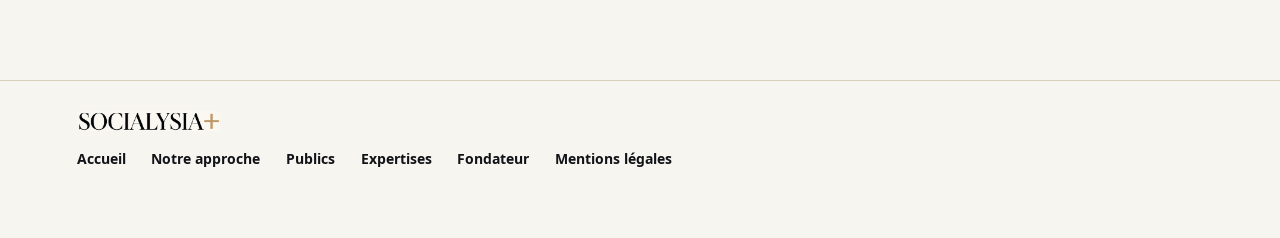
<file: confidentialite.html>
<!doctype html>
<html lang="fr"><head><meta charset="utf-8"><meta name="viewport" content="width=device-width, initial-scale=1"><title>Politique de confidentialité | SOCIALYSIA+</title><link rel="stylesheet" href="style.css"><link rel="icon" href="assets/favicon.svg" type="image/svg+xml"><meta name="description" content="Informations sur le traitement des correspondances par e-mail, les opérations techniques liées à l’hébergement et vos droits."><link rel="canonical" href="https://socialysia.fr/confidentialite.html"><link rel="stylesheet" href="edition.css"><link rel="stylesheet" href="immersion.css"><script src="immersion.js" defer></script><link rel="stylesheet" href="navigation.css"><script src="navigation.js" defer></script></head><body class="edition37 legal-page ux"><a class="skip" href="#main">Aller au contenu</a><header class="mast"><a class="brand" href="index.html"><img src="assets/logo.webp" alt="SOCIALYSIA+"></a><nav aria-label="Navigation principale"><a href="index.html">Accueil</a><a href="approche.html">Notre approche</a><a href="publics.html">Publics</a><a href="expertises.html">Expertises</a><a href="fondateur.html">Fondateur</a></nav><a class="direct" href="contact.html">Premier échange →</a><details class="mobile-nav"><summary>Menu</summary><nav aria-label="Navigation mobile"><p class="ux-menu-caption" aria-hidden="true">Explorer SOCIALYSIA+</p><a href="index.html">Accueil</a><a href="approche.html">Notre approche</a><a href="publics.html">Publics</a><a href="expertises.html">Expertises</a><a href="fondateur.html">Fondateur</a><a href="contact.html">Premier échange →</a></nav></details></header><main id="main" tabindex="-1"><div class="interior"><section class="intro wrap"><h1>Confidentialité</h1><p class="lead">Informations sur la correspondance par e-mail, les opérations techniques du site et vos droits.</p><a class="line" href="mentions-legales.html">Consulter les mentions légales →</a></section><section class="legal-copy wrap"><div class="section-head"><p class="eyebrow">CORRESPONDANCE</p><h2>Quand vous nous écrivez.</h2></div>
<p>Clément Valakou, entrepreneur individuel exerçant sous le nom SOCIALYSIA+, est responsable du traitement des correspondances adressées au cabinet. La page Contact ne comporte pas de formulaire. Elle propose un lien qui ouvre votre messagerie. Le site ne transmet pas le message : c’est vous qui l’envoyez depuis votre messagerie.</p>
<p>Les coordonnées, le contenu et les éventuelles pièces jointes que vous communiquez sont utilisés pour répondre à votre demande, suivre l’échange et, lorsque vous le demandez, préparer une proposition.</p>
<p>Les messages envoyés à <a href="mailto:contact@socialysia.fr">contact@socialysia.fr</a> sont reçus dans la boîte professionnelle hébergée sur le service Zimbra d’OVHcloud. L’éditeur consulte les messages dans cette boîte. OVHcloud fournit le service de messagerie.</p>
<p>Les bases légales envisagées, à valider avant publication, sont les mesures précontractuelles prises à votre demande lorsqu’elles concernent un contrat auquel vous êtes partie, et l’intérêt légitime à répondre et à suivre les échanges professionnels dans les autres cas, sous réserve d’en vérifier les conditions.</p>
<h3>Consultation du site</h3><p>Le site ne comporte ni publicité ni outil d’analyse d’audience et utilise des polices locales. L’hébergement du site peut impliquer le traitement de données techniques de connexion, notamment pour servir les pages et sécuriser le service. Les catégories effectivement journalisées, les accès et les durées dépendent de la configuration retenue.</p>
<h3>Vos droits</h3><p>Selon le traitement et sa base légale, vous pouvez exercer vos droits d’accès, de rectification, d’effacement, de limitation, d’opposition ou de portabilité en écrivant à <a href="mailto:contact@socialysia.fr">contact@socialysia.fr</a>. Vous pouvez introduire une réclamation auprès de la CNIL.</p>
<p class="note">Restent à confirmer avant publication : les bases légales retenues, les durées de conservation des messages et des journaux, les destinataires et personnes habilitées à accéder aux données, les entités contractuelles et, le cas échéant, les transferts hors de l’Espace économique européen et leurs garanties.</p></section></div></main><footer><a class="brand" href="index.html"><img src="assets/logo.webp" alt="SOCIALYSIA+"></a><nav aria-label="Navigation de pied de page"><a href="index.html">Accueil</a><a href="approche.html">Notre approche</a><a href="publics.html">Publics</a><a href="expertises.html">Expertises</a><a href="fondateur.html">Fondateur</a><a href="mentions-legales.html">Mentions légales</a></nav><small aria-hidden="true">&nbsp;</small></footer></body></html>
</file>
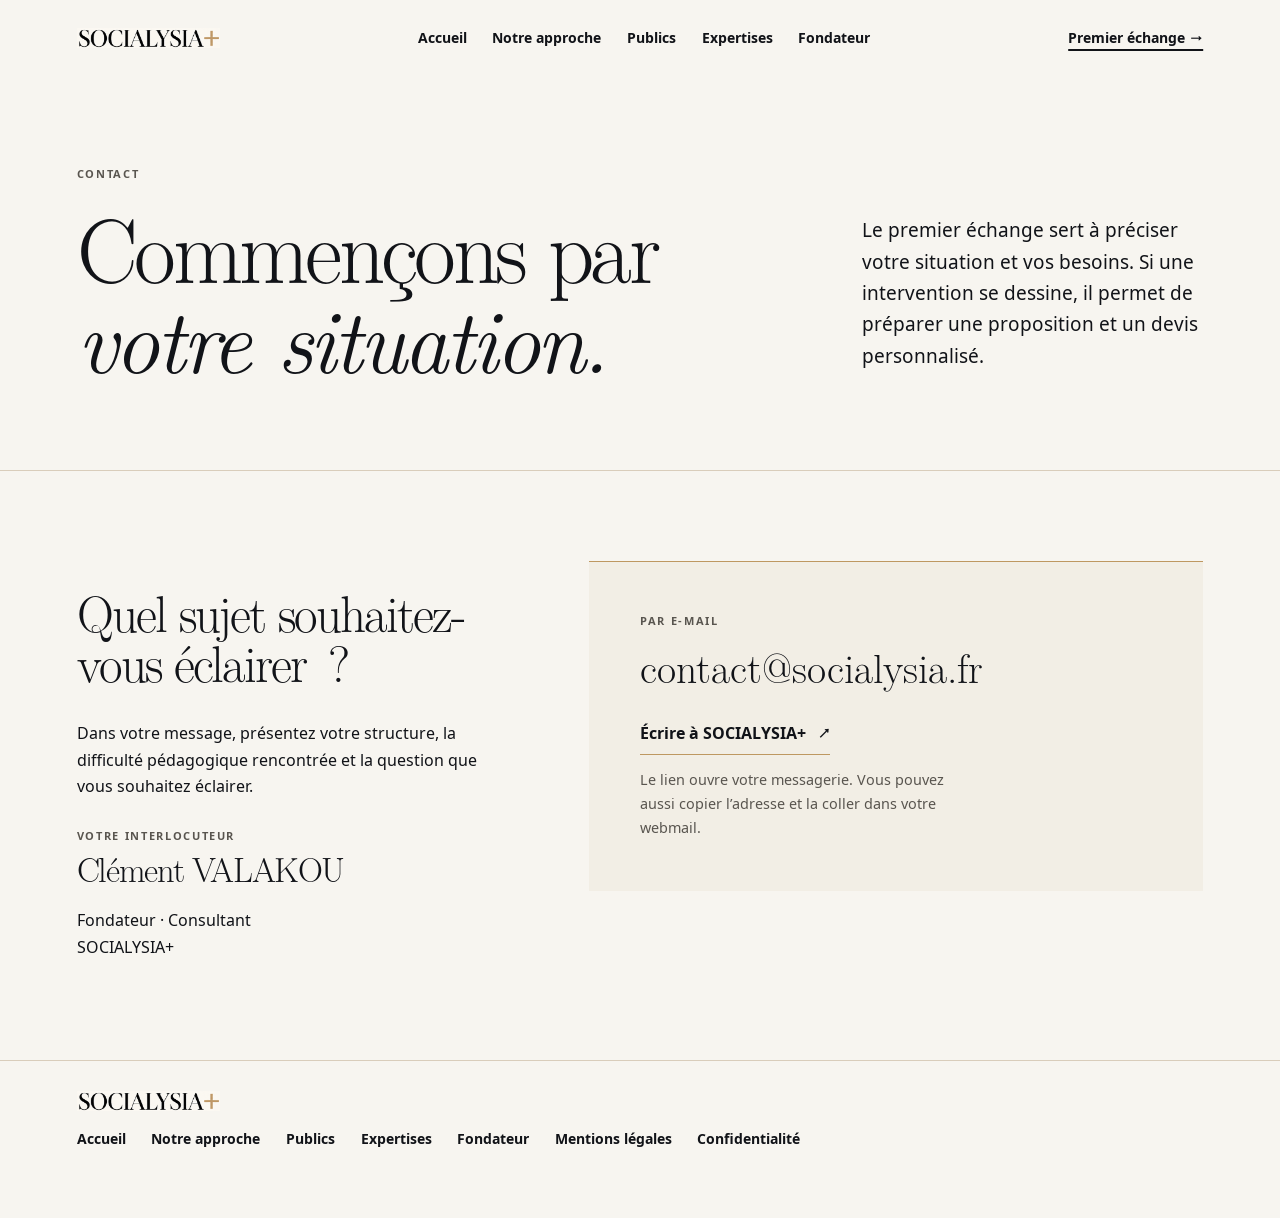
<file: contact.html>
<!doctype html>
<html lang="fr"><head><meta charset="utf-8"><meta name="viewport" content="width=device-width, initial-scale=1"><title>Contact : un premier échange | SOCIALYSIA+</title><link rel="stylesheet" href="style.css"><link rel="icon" href="assets/favicon.svg" type="image/svg+xml"><meta name="description" content="Écrivez à SOCIALYSIA+ pour présenter votre structure, la difficulté pédagogique rencontrée et la question que vous souhaitez éclairer."><link rel="canonical" href="https://socialysia.fr/contact.html"><link rel="stylesheet" href="edition.css"><link rel="stylesheet" href="immersion.css"><script src="immersion.js" defer></script><link rel="stylesheet" href="navigation.css"><script src="navigation.js" defer></script></head><body class="edition37 contact-page ux"><a class="skip" href="#main">Aller au contenu</a><header class="mast"><a class="brand" href="index.html"><img src="assets/logo.webp" alt="SOCIALYSIA+"></a><nav aria-label="Navigation principale"><a href="index.html">Accueil</a><a href="approche.html">Notre approche</a><a href="publics.html">Publics</a><a href="expertises.html">Expertises</a><a href="fondateur.html">Fondateur</a></nav><a class="direct" href="contact.html" aria-current="page">Premier échange →</a><details class="mobile-nav"><summary>Menu</summary><nav aria-label="Navigation mobile"><p class="ux-menu-caption" aria-hidden="true">Explorer SOCIALYSIA+</p><a href="index.html">Accueil</a><a href="approche.html">Notre approche</a><a href="publics.html">Publics</a><a href="expertises.html">Expertises</a><a href="fondateur.html">Fondateur</a><a href="contact.html" aria-current="page">Premier échange →</a></nav></details></header><main id="main" tabindex="-1"><div class="interior"><section class="intro wrap"><p class="eyebrow">CONTACT</p><h1>Commençons par<br><em>votre situation.</em></h1><p class="lead">Le premier échange sert à préciser votre situation et vos besoins. Si une intervention se dessine, il permet de préparer une proposition et un devis personnalisé.</p></section><section class="wrap contact-grid" aria-labelledby="contact-contenu">
<div>
<h2 id="contact-contenu">Quel sujet souhaitez-vous éclairer&nbsp;?</h2>
<p>Dans votre message, présentez votre structure, la difficulté pédagogique rencontrée et la question que vous souhaitez éclairer.</p>
<div class="contact-person">
<p class="eyebrow">VOTRE INTERLOCUTEUR</p>
<h3>Clément VALAKOU</h3>
<p>Fondateur · Consultant<br>SOCIALYSIA+</p>
</div>
</div>
<div class="contact-direct">
<p class="eyebrow">PAR E-MAIL</p>
<p class="contact-email">contact@socialysia.fr</p>
<a class="contact-write" href="mailto:contact@socialysia.fr">Écrire à SOCIALYSIA+ <span aria-hidden="true">↗</span></a>
<p class="contact-help">Le lien ouvre votre messagerie. Vous pouvez aussi copier l’adresse et la coller dans votre webmail.</p>
</div>
</section></div></main><footer><a class="brand" href="index.html"><img src="assets/logo.webp" alt="SOCIALYSIA+"></a><nav aria-label="Navigation de pied de page"><a href="index.html">Accueil</a><a href="approche.html">Notre approche</a><a href="publics.html">Publics</a><a href="expertises.html">Expertises</a><a href="fondateur.html">Fondateur</a><a href="mentions-legales.html">Mentions légales</a><a href="confidentialite.html">Confidentialité</a></nav><small aria-hidden="true">&nbsp;</small></footer></body></html>
</file>
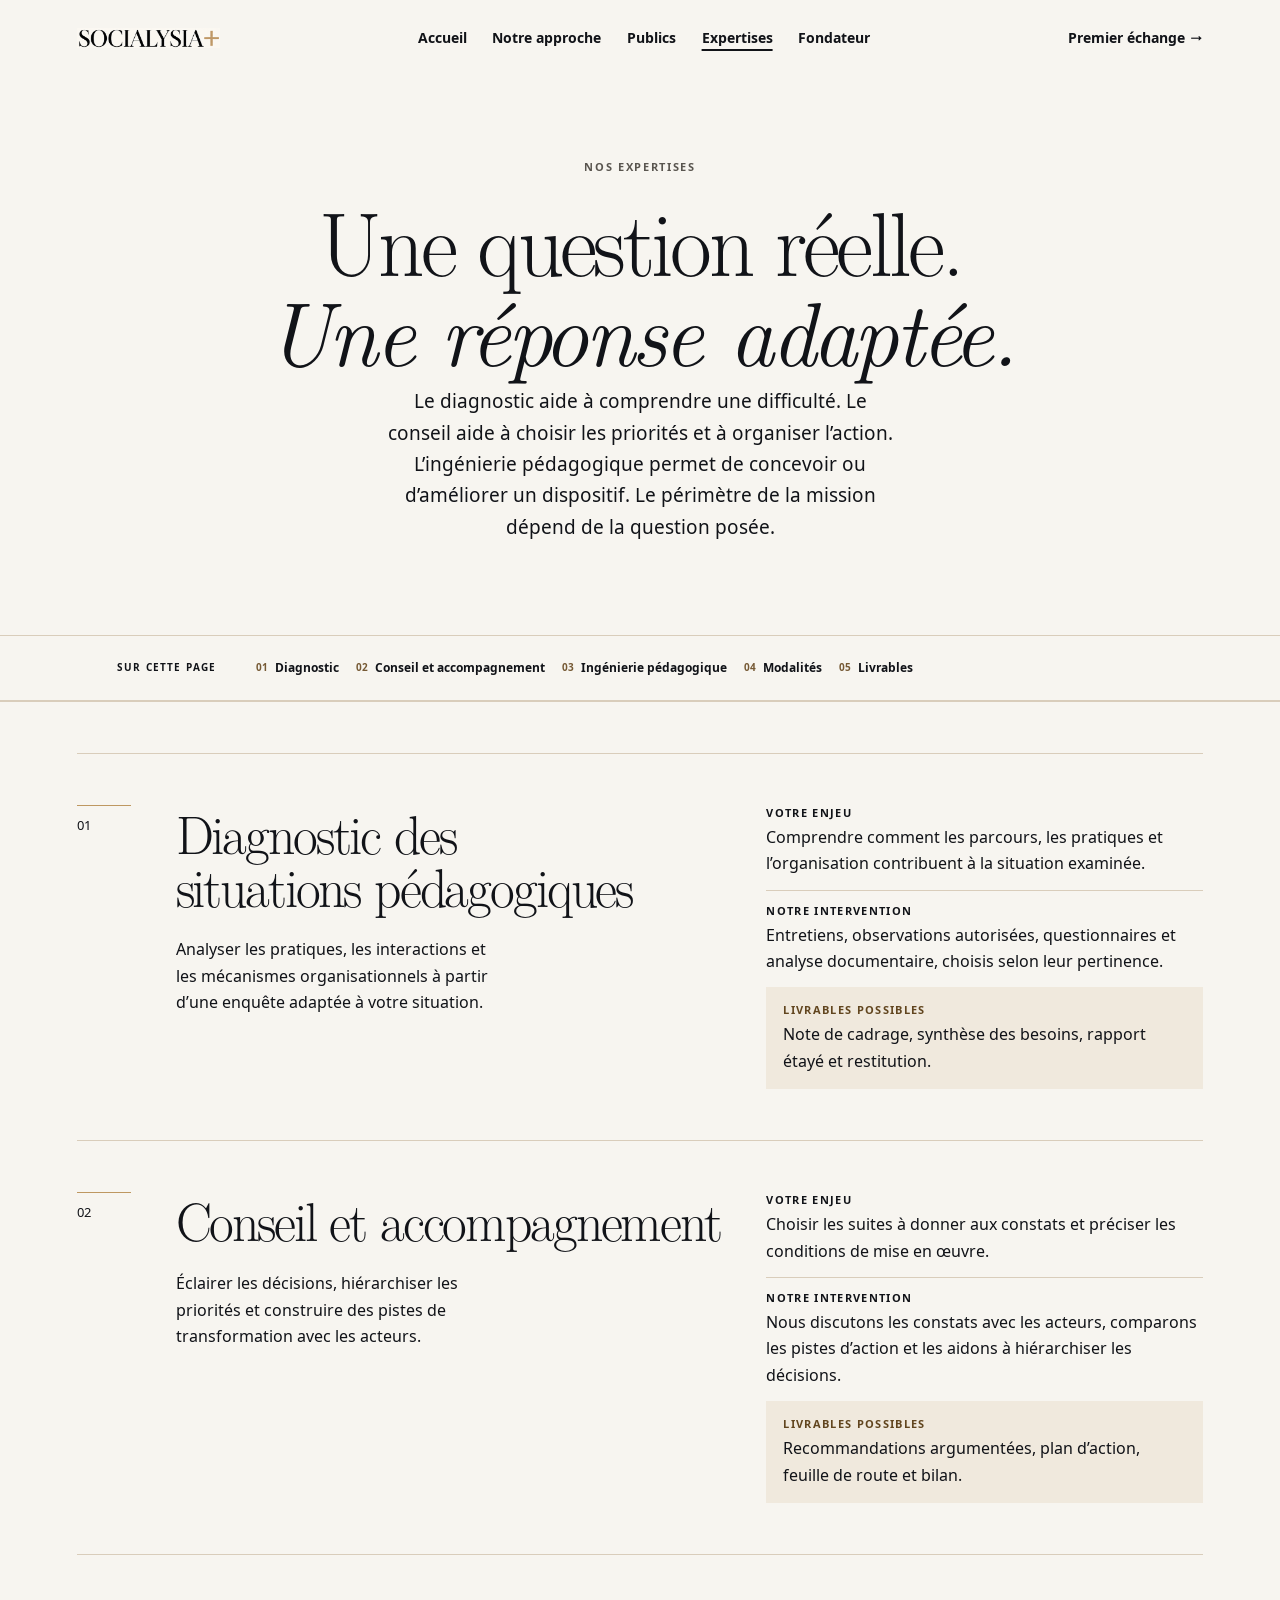
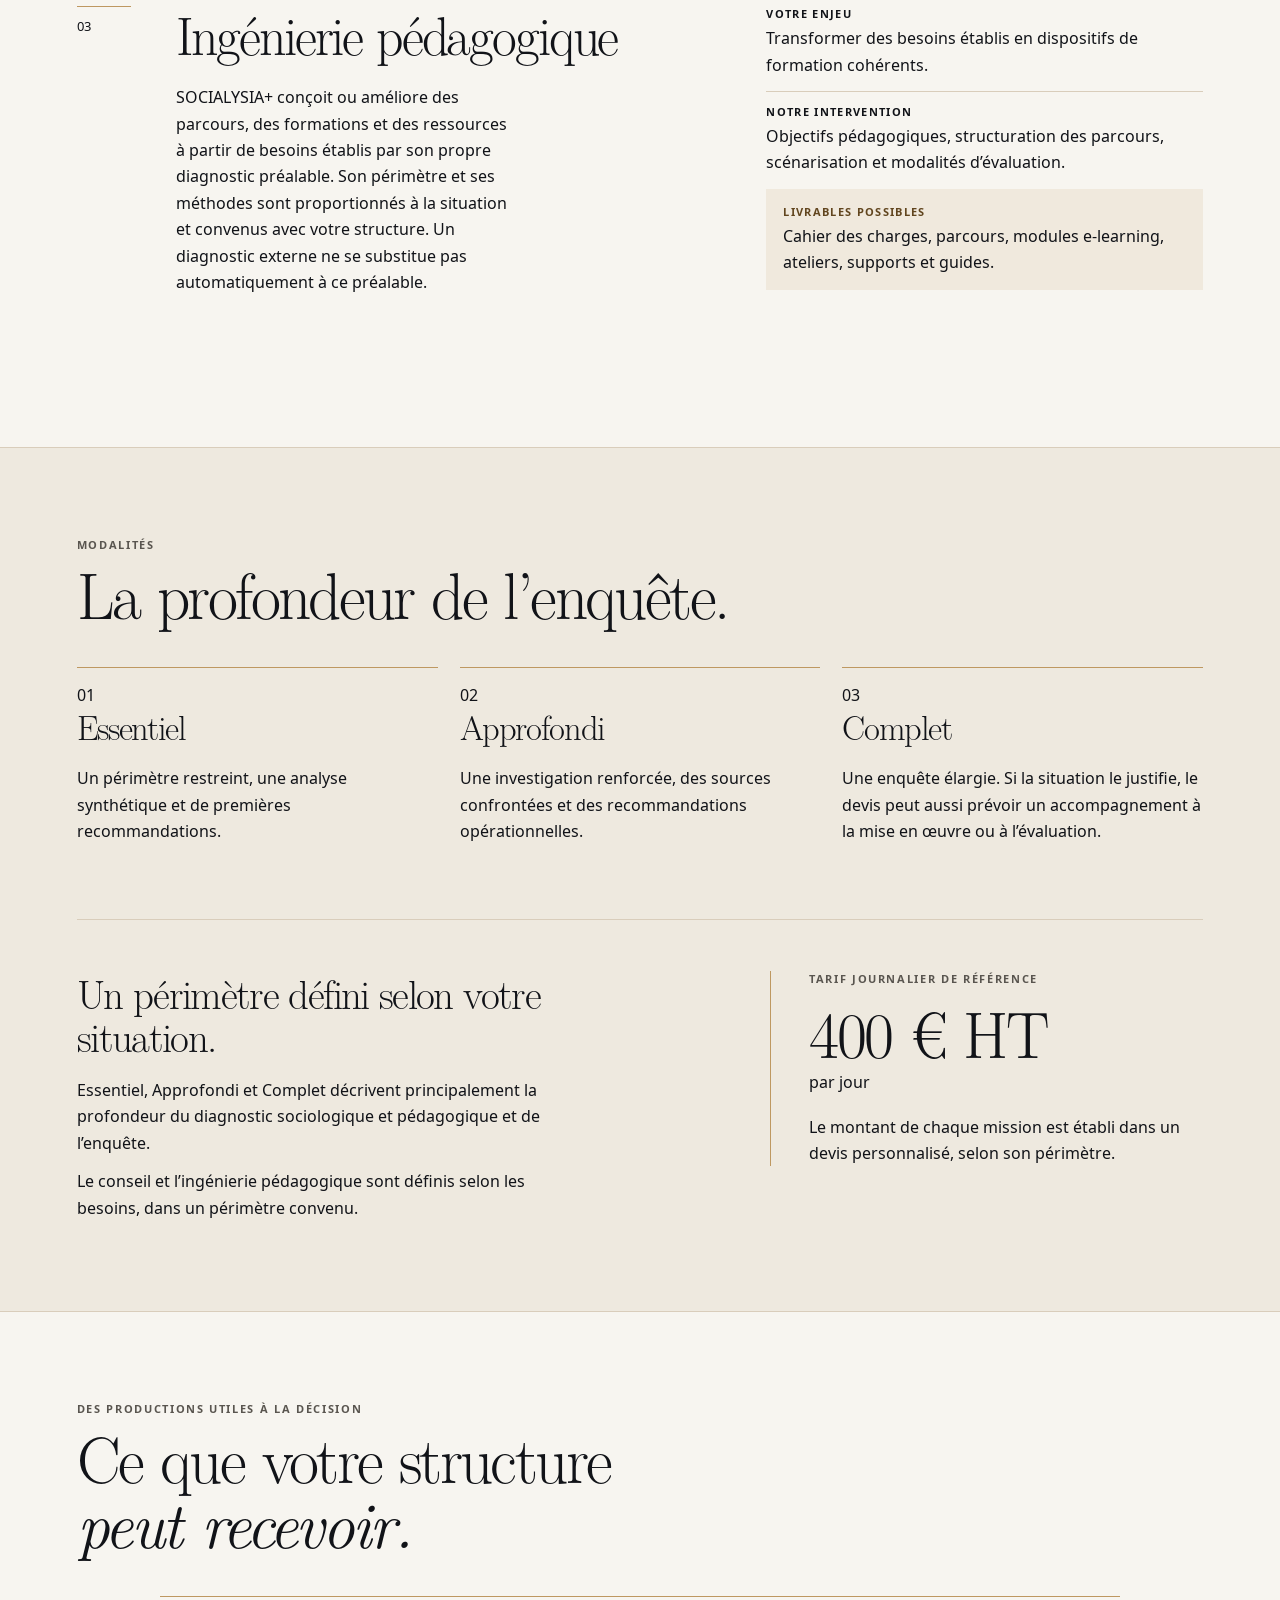
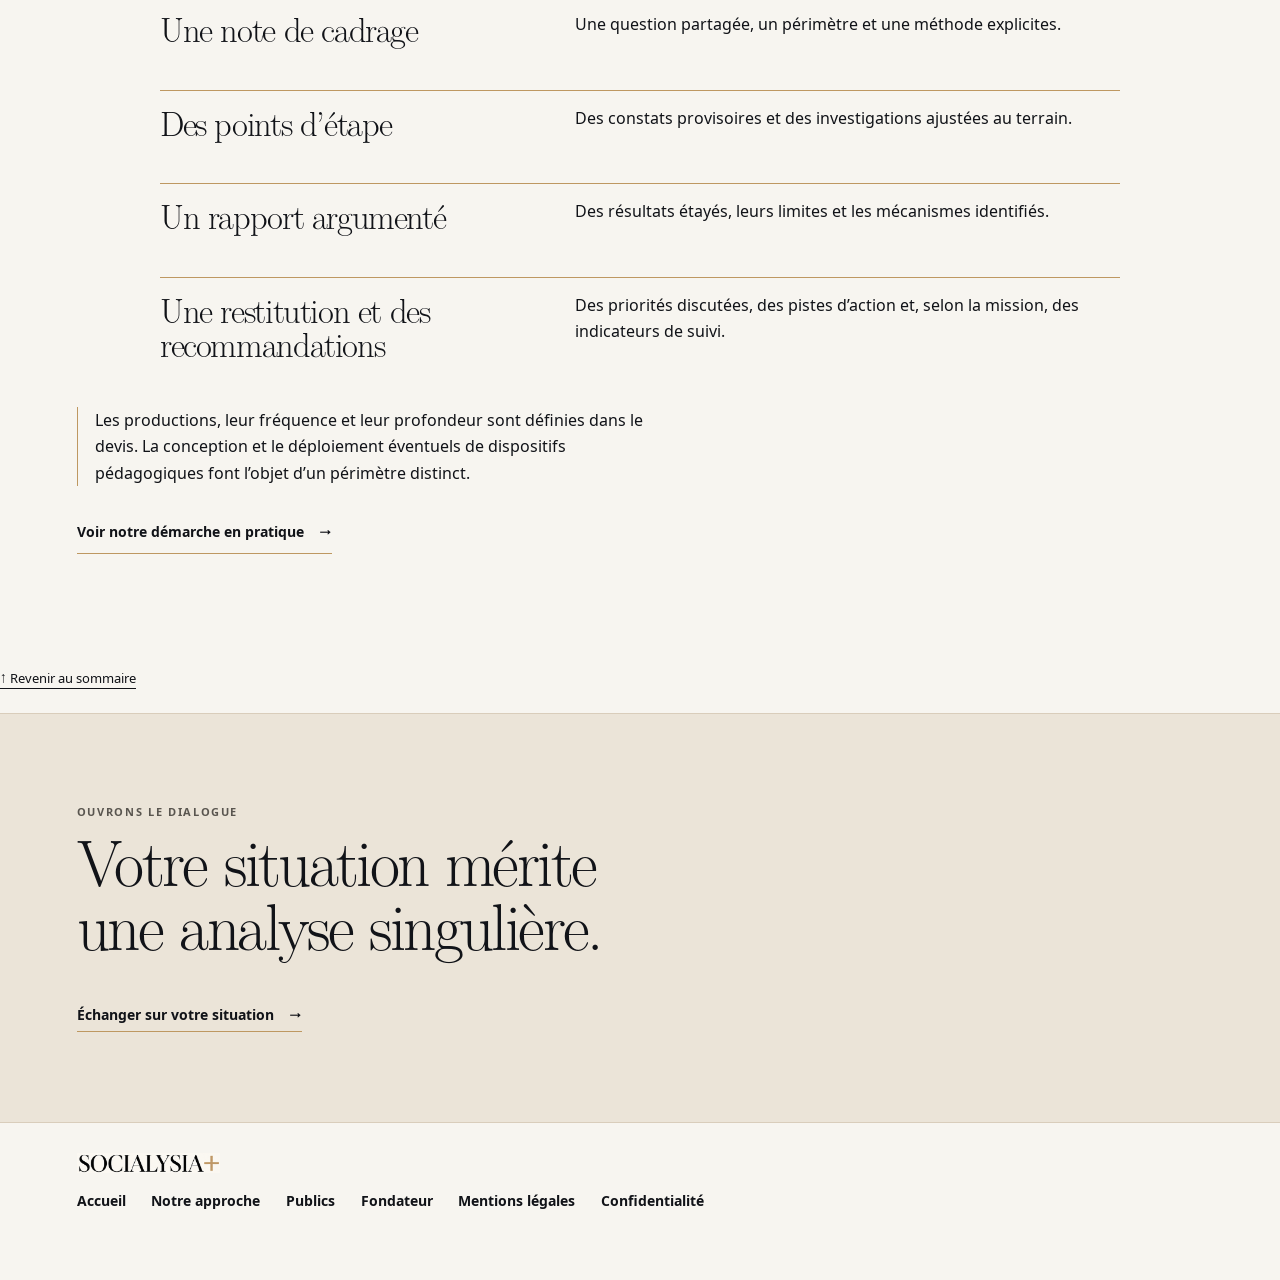
<file: expertises.html>
<!doctype html>
<html lang="fr"><head><meta charset="utf-8"><meta name="viewport" content="width=device-width, initial-scale=1"><title>Diagnostic, conseil et ingénierie pédagogique | SOCIALYSIA+</title><link rel="stylesheet" href="style.css"><link rel="icon" href="assets/favicon.svg" type="image/svg+xml"><meta name="description" content="Explorez les trois expertises de SOCIALYSIA+ : diagnostic sociologique et pédagogique, conseil et accompagnement, ingénierie pédagogique."><link rel="canonical" href="https://socialysia.fr/expertises.html"><link rel="stylesheet" href="edition.css"><script src="immersion.js" defer></script><link rel="stylesheet" href="immersion.css"><link rel="stylesheet" href="compositions.css"><link rel="stylesheet" href="navigation.css"><script src="navigation.js" defer></script></head><body class="edition37 expertises revue ux"><a class="skip" href="#main">Aller au contenu</a><header class="mast"><a class="brand" href="index.html"><img src="assets/logo.webp" alt="SOCIALYSIA+"></a><nav aria-label="Navigation principale"><a href="index.html">Accueil</a><a href="approche.html">Notre approche</a><a href="publics.html">Publics</a><a href="expertises.html" aria-current="page">Expertises</a><a href="fondateur.html">Fondateur</a></nav><a class="direct" href="contact.html">Premier échange →</a><details class="mobile-nav"><summary>Menu</summary><nav aria-label="Navigation mobile"><p class="ux-menu-caption" aria-hidden="true">Explorer SOCIALYSIA+</p><a href="index.html">Accueil</a><a href="approche.html">Notre approche</a><a href="publics.html">Publics</a><a href="expertises.html" aria-current="page">Expertises</a><a href="fondateur.html">Fondateur</a><a href="contact.html">Premier échange →</a></nav></details></header><main id="main" tabindex="-1"><div class="interior"><section class="intro wrap review-intro"><p class="eyebrow">NOS EXPERTISES</p><h1>Une question réelle.<br><em>Une réponse adaptée.</em></h1><p class="lead">Le diagnostic aide à comprendre une difficulté. Le conseil aide à choisir les priorités et à organiser l’action. L’ingénierie pédagogique permet de concevoir ou d’améliorer un dispositif. Le périmètre de la mission dépend de la question posée.</p></section><nav id="sommaire-ux" class="ux-chapters" aria-label="Sommaire de la page"><div class="ux-chapter-inner"><p>Sur cette page <span class="ux-count" aria-hidden="true"></span></p><ol><li><a href="#expertise-1"><span aria-hidden="true">01</span>Diagnostic</a></li><li><a href="#expertise-2"><span aria-hidden="true">02</span>Conseil et accompagnement</a></li><li><a href="#expertise-3"><span aria-hidden="true">03</span>Ingénierie pédagogique</a></li><li><a href="#modalites"><span aria-hidden="true">04</span>Modalités</a></li><li><a href="#livrables"><span aria-hidden="true">05</span>Livrables</a></li></ol></div></nav><section class="wrap review-ledger"><article class="expert-row review-entry" id="expertise-1"><span class="number">01</span><div class="expert-intro"><h2>Diagnostic des situations pédagogiques</h2><p class="large-text">Analyser les pratiques, les interactions et les mécanismes organisationnels à partir d’une enquête adaptée à votre situation.</p></div><div class="expert-stages"><div><h3>Votre enjeu</h3><p>Comprendre comment les parcours, les pratiques et l’organisation contribuent à la situation examinée.</p></div><div><h3>Notre intervention</h3><p>Entretiens, observations autorisées, questionnaires et analyse documentaire, choisis selon leur pertinence.</p></div><div><h3>Livrables possibles</h3><p>Note de cadrage, synthèse des besoins, rapport étayé et restitution.</p></div></div></article><article class="expert-row review-entry" id="expertise-2"><span class="number">02</span><div class="expert-intro"><h2>Conseil et accompagnement</h2><p class="large-text">Éclairer les décisions, hiérarchiser les priorités et construire des pistes de transformation avec les acteurs.</p></div><div class="expert-stages"><div><h3>Votre enjeu</h3><p>Choisir les suites à donner aux constats et préciser les conditions de mise en œuvre.</p></div><div><h3>Notre intervention</h3><p>Nous discutons les constats avec les acteurs, comparons les pistes d’action et les aidons à hiérarchiser les décisions.</p></div><div><h3>Livrables possibles</h3><p>Recommandations argumentées, plan d’action, feuille de route et bilan.</p></div></div></article><article class="expert-row review-entry" id="expertise-3"><span class="number">03</span><div class="expert-intro"><h2>Ingénierie pédagogique</h2><p class="large-text">SOCIALYSIA+ conçoit ou améliore des parcours, des formations et des ressources à partir de besoins établis par son propre diagnostic préalable. Son périmètre et ses méthodes sont proportionnés à la situation et convenus avec votre structure. Un diagnostic externe ne se substitue pas automatiquement à ce préalable.</p></div><div class="expert-stages"><div><h3>Votre enjeu</h3><p>Transformer des besoins établis en dispositifs de formation cohérents.</p></div><div><h3>Notre intervention</h3><p>Objectifs pédagogiques, structuration des parcours, scénarisation et modalités d’évaluation.</p></div><div><h3>Livrables possibles</h3><p>Cahier des charges, parcours, modules e-learning, ateliers, supports et guides.</p></div></div></article></section><section class="section wrap" id="modalites"><div class="section-head"><p class="eyebrow">MODALITÉS</p><h2>La profondeur de l’enquête.</h2></div><div class="cards"><article><span class="number">01</span><h3>Essentiel</h3><p>Un périmètre restreint, une analyse synthétique et de premières recommandations.</p></article><article><span class="number">02</span><h3>Approfondi</h3><p>Une investigation renforcée, des sources confrontées et des recommandations opérationnelles.</p></article><article><span class="number">03</span><h3>Complet</h3><p>Une enquête élargie. Si la situation le justifie, le devis peut aussi prévoir un accompagnement à la mise en œuvre ou à l’évaluation.</p></article></div><div class="modalites-detail">
  <div class="modalites-perimetre">
    <h3>Un périmètre défini selon votre situation.</h3>
    <p>Essentiel, Approfondi et Complet décrivent principalement la profondeur du diagnostic sociologique et pédagogique et de l’enquête.</p>
    <p>Le conseil et l’ingénierie pédagogique sont définis selon les besoins, dans un périmètre convenu.</p>
  </div>
  <div class="modalites-tarif">
    <h3 class="eyebrow">Tarif journalier de référence</h3>
    <p class="modalites-montant">400 € HT</p>
    <p class="modalites-unite">par jour</p>
    <p class="modalites-devis">Le montant de chaque mission est établi dans un devis personnalisé, selon son périmètre.</p>
  </div>
</div></section><section id="livrables" class="section wrap"><div class="section-head"><p class="eyebrow">DES PRODUCTIONS UTILES À LA DÉCISION</p><h2>Ce que votre structure<br><em>peut recevoir.</em></h2></div><div class="delivery-grid"><article><h3>Une note de cadrage</h3><p>Une question partagée, un périmètre et une méthode explicites.</p></article><article><h3>Des points d’étape</h3><p>Des constats provisoires et des investigations ajustées au terrain.</p></article><article><h3>Un rapport argumenté</h3><p>Des résultats étayés, leurs limites et les mécanismes identifiés.</p></article><article><h3>Une restitution et des recommandations</h3><p>Des priorités discutées, des pistes d’action et, selon la mission, des indicateurs de suivi.</p></article></div><p class="note">Les productions, leur fréquence et leur profondeur sont définies dans le devis. La conception et le déploiement éventuels de dispositifs pédagogiques font l’objet d’un périmètre distinct.</p><a class="text-link" href="approche.html#demarche-pratique">Voir notre démarche en pratique <span aria-hidden="true">→</span></a></section><p class="wrap ux-return"><a href="#sommaire-ux">↑ Revenir au sommaire</a></p><section class="cta wrap expertise-contact"><p class="eyebrow">OUVRONS LE DIALOGUE</p><h2>Votre situation mérite<br>une analyse singulière.</h2><a class="button" href="contact.html">Échanger sur votre situation <span aria-hidden="true">→</span></a></section></div></main><footer><a class="brand" href="index.html"><img src="assets/logo.webp" alt="SOCIALYSIA+"></a><nav aria-label="Navigation de pied de page"><a href="index.html">Accueil</a><a href="approche.html">Notre approche</a><a href="publics.html">Publics</a><a href="fondateur.html">Fondateur</a><a href="mentions-legales.html">Mentions légales</a><a href="confidentialite.html">Confidentialité</a></nav><small aria-hidden="true">&nbsp;</small></footer></body></html>
</file>
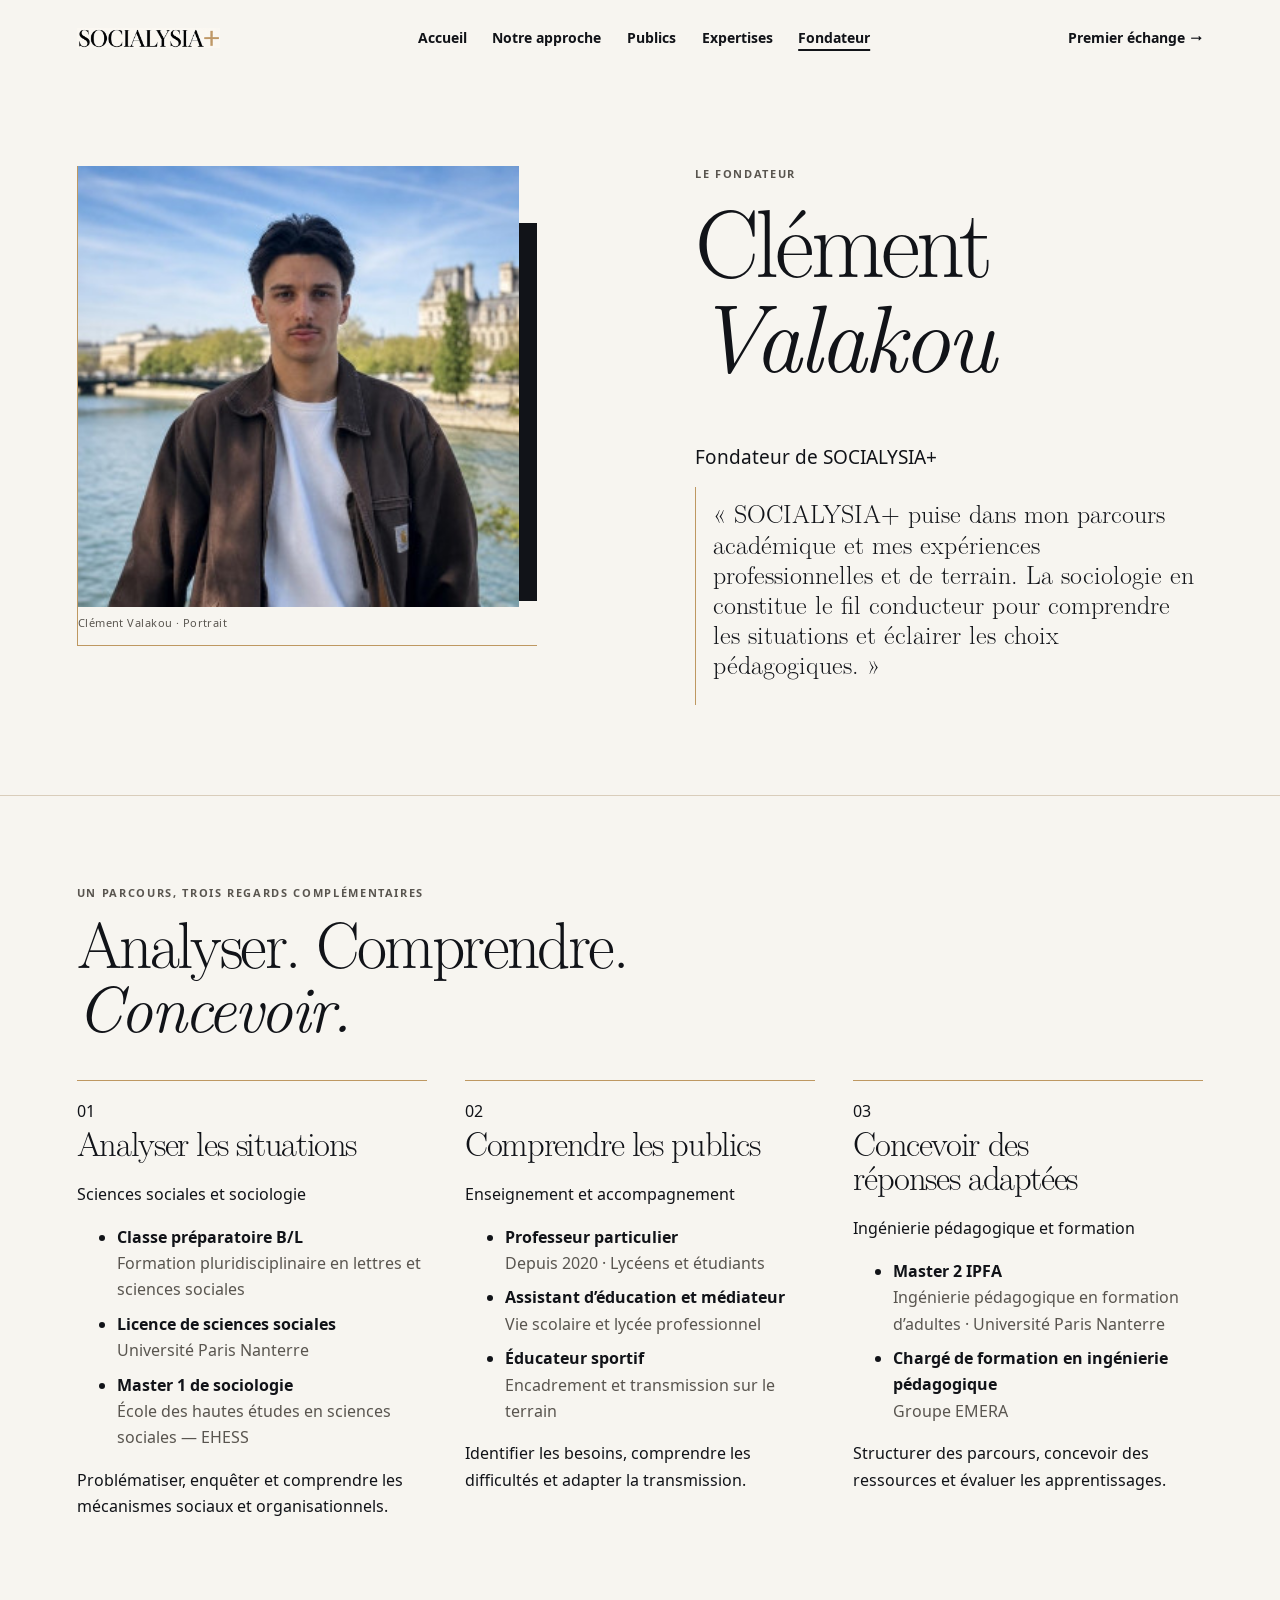
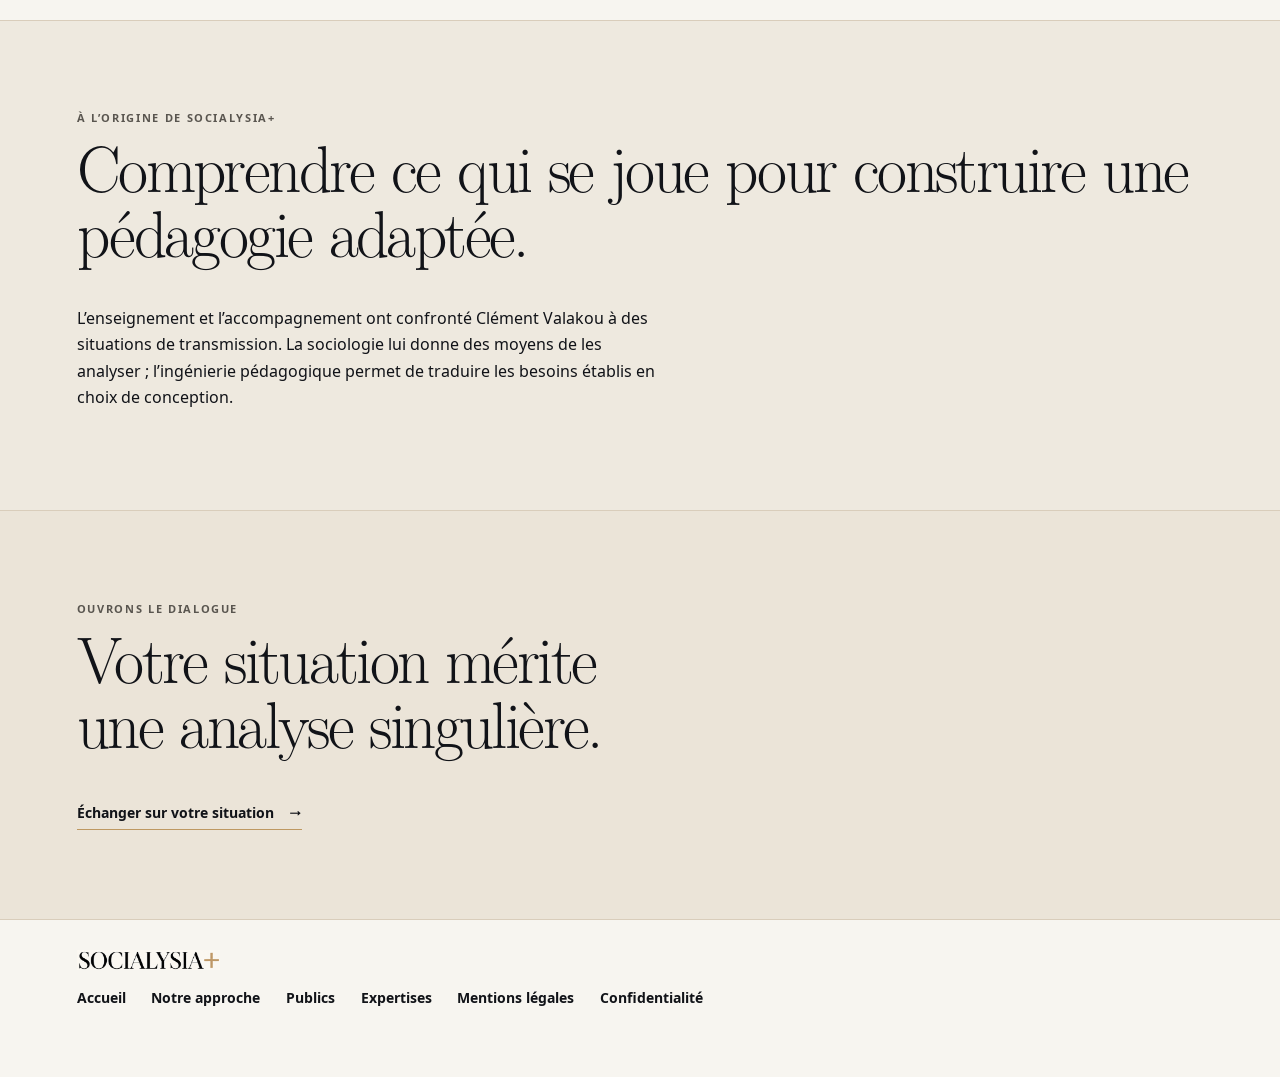
<file: fondateur.html>
<!doctype html>
<html lang="fr"><head><meta charset="utf-8"><meta name="viewport" content="width=device-width, initial-scale=1"><title>Clément Valakou, fondateur | SOCIALYSIA+</title><link rel="stylesheet" href="style.css"><link rel="icon" href="assets/favicon.svg" type="image/svg+xml"><meta name="description" content="Découvrez le parcours de Clément Valakou, fondateur de SOCIALYSIA+, à la croisée des sciences sociales, de l’enseignement et de l’ingénierie pédagogique."><link rel="canonical" href="https://socialysia.fr/fondateur.html"><link rel="stylesheet" href="edition.css"><script src="immersion.js" defer></script><link rel="stylesheet" href="immersion.css"><link rel="stylesheet" href="navigation.css"><script src="navigation.js" defer></script></head><body class="edition37 fondateur ux"><a class="skip" href="#main">Aller au contenu</a><header class="mast"><a class="brand" href="index.html"><img src="assets/logo.webp" alt="SOCIALYSIA+"></a><nav aria-label="Navigation principale"><a href="index.html">Accueil</a><a href="approche.html">Notre approche</a><a href="publics.html">Publics</a><a href="expertises.html">Expertises</a><a href="fondateur.html" aria-current="page">Fondateur</a></nav><a class="direct" href="contact.html">Premier échange →</a><details class="mobile-nav"><summary>Menu</summary><nav aria-label="Navigation mobile"><p class="ux-menu-caption" aria-hidden="true">Explorer SOCIALYSIA+</p><a href="index.html">Accueil</a><a href="approche.html">Notre approche</a><a href="publics.html">Publics</a><a href="expertises.html">Expertises</a><a href="fondateur.html" aria-current="page">Fondateur</a><a href="contact.html">Premier échange →</a></nav></details></header><main id="main" tabindex="-1"><div class="interior"><section class="founder-hero wrap"><div class="founder-identity"><p class="eyebrow">LE FONDATEUR</p><h1>Clément<br><em>Valakou</em></h1><p class="lead">Fondateur de SOCIALYSIA+</p></div><figure><img src="assets/fondateur.jpg" alt="Portrait de Clément Valakou, fondateur de SOCIALYSIA+" width="300" height="300" decoding="async" loading="eager"><figcaption>Clément Valakou · Portrait</figcaption></figure><blockquote class="founder-statement"><p>« SOCIALYSIA+ puise dans mon parcours académique et mes expériences professionnelles et de terrain. La sociologie en constitue le fil conducteur pour comprendre les situations et éclairer les choix pédagogiques. »</p></blockquote></section><section class="section wrap"><div class="section-head"><p class="eyebrow">UN PARCOURS, TROIS REGARDS COMPLÉMENTAIRES</p><h2>Analyser. Comprendre.<br><em>Concevoir.</em></h2></div><div class="founder-skills"><article class="founder-card"><span class="number">01</span><h3>Analyser les situations</h3><p class="skill-field">Sciences sociales et sociologie</p><ul class="experience-list"><li><strong>Classe préparatoire B/L</strong><span>Formation pluridisciplinaire en lettres et sciences sociales</span></li><li><strong>Licence de sciences sociales</strong><span>Université Paris Nanterre</span></li><li><strong>Master 1 de sociologie</strong><span>École des hautes études en sciences sociales — EHESS</span></li></ul><p class="skill-benefit">Problématiser, enquêter et comprendre les mécanismes sociaux et organisationnels.</p></article><article class="founder-card"><span class="number">02</span><h3>Comprendre les publics</h3><p class="skill-field">Enseignement et accompagnement</p><ul class="experience-list"><li><strong>Professeur particulier</strong><span>Depuis 2020 · Lycéens et étudiants</span></li><li><strong>Assistant d’éducation et médiateur</strong><span>Vie scolaire et lycée professionnel</span></li><li><strong>Éducateur sportif</strong><span>Encadrement et transmission sur le terrain</span></li></ul><p class="skill-benefit">Identifier les besoins, comprendre les difficultés et adapter la transmission.</p></article><article class="founder-card"><span class="number">03</span><h3>Concevoir des réponses adaptées</h3><p class="skill-field">Ingénierie pédagogique et formation</p><ul class="experience-list"><li><strong>Master 2 IPFA</strong><span>Ingénierie pédagogique en formation d’adultes · Université Paris Nanterre</span></li><li><strong>Chargé de formation en ingénierie pédagogique</strong><span>Groupe EMERA</span></li></ul><p class="skill-benefit">Structurer des parcours, concevoir des ressources et évaluer les apprentissages.</p></article></div></section><section class="founder-origin wrap"><p class="eyebrow">À L’ORIGINE DE SOCIALYSIA+</p><h2>Comprendre ce qui se joue pour construire une pédagogie adaptée.</h2><p>L’enseignement et l’accompagnement ont confronté Clément Valakou à des situations de transmission. La sociologie lui donne des moyens de les analyser ; l’ingénierie pédagogique permet de traduire les besoins établis en choix de conception.</p></section><section class="cta wrap"><p class="eyebrow">OUVRONS LE DIALOGUE</p><h2>Votre situation mérite<br>une analyse singulière.</h2><a class="button" href="contact.html">Échanger sur votre situation <span aria-hidden="true">→</span></a></section></div></main><footer><a class="brand" href="index.html"><img src="assets/logo.webp" alt="SOCIALYSIA+"></a><nav aria-label="Navigation de pied de page"><a href="index.html">Accueil</a><a href="approche.html">Notre approche</a><a href="publics.html">Publics</a><a href="expertises.html">Expertises</a><a href="mentions-legales.html">Mentions légales</a><a href="confidentialite.html">Confidentialité</a></nav><small aria-hidden="true">&nbsp;</small></footer></body></html>
</file>
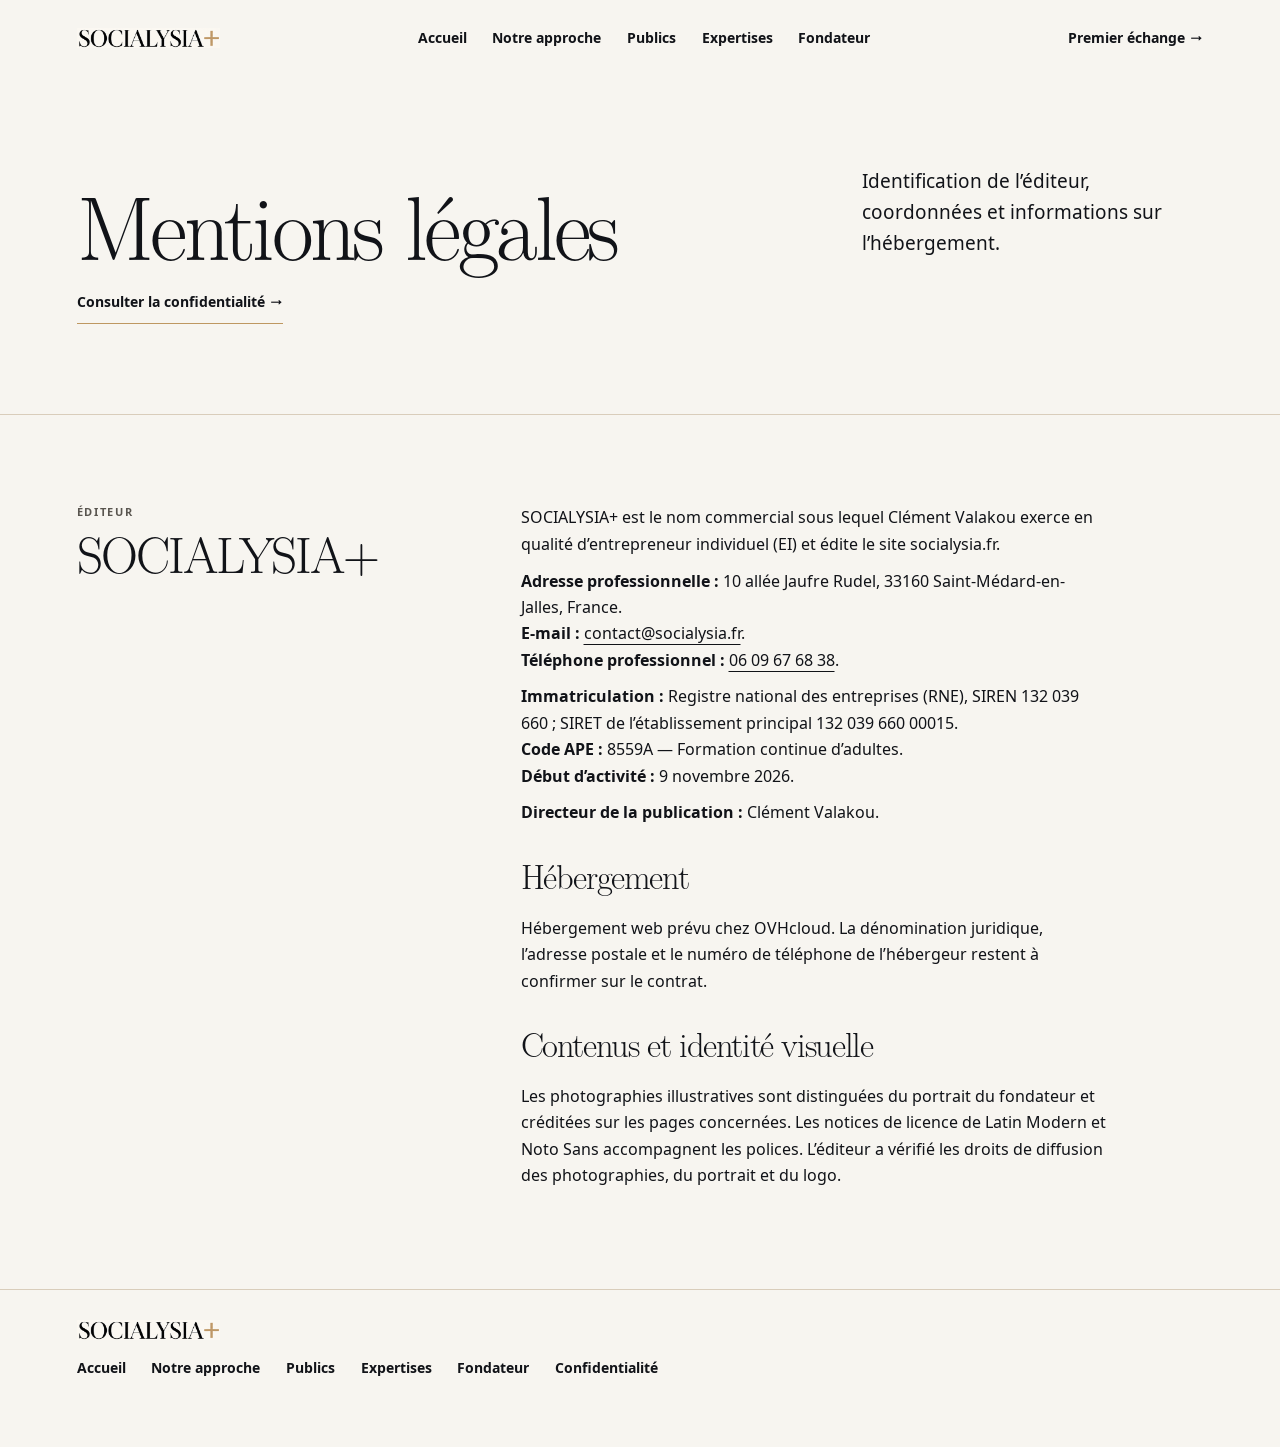
<file: mentions-legales.html>
<!doctype html>
<html lang="fr"><head><meta charset="utf-8"><meta name="viewport" content="width=device-width, initial-scale=1"><title>Mentions légales | SOCIALYSIA+</title><link rel="stylesheet" href="style.css"><link rel="icon" href="assets/favicon.svg" type="image/svg+xml"><meta name="description" content="Identification de l’éditeur de SOCIALYSIA+, immatriculation, coordonnées professionnelles, hébergement et informations sur les contenus."><link rel="canonical" href="https://socialysia.fr/mentions-legales.html"><link rel="stylesheet" href="edition.css"><link rel="stylesheet" href="immersion.css"><script src="immersion.js" defer></script><link rel="stylesheet" href="navigation.css"><script src="navigation.js" defer></script></head><body class="edition37 legal-page ux"><a class="skip" href="#main">Aller au contenu</a><header class="mast"><a class="brand" href="index.html"><img src="assets/logo.webp" alt="SOCIALYSIA+"></a><nav aria-label="Navigation principale"><a href="index.html">Accueil</a><a href="approche.html">Notre approche</a><a href="publics.html">Publics</a><a href="expertises.html">Expertises</a><a href="fondateur.html">Fondateur</a></nav><a class="direct" href="contact.html">Premier échange →</a><details class="mobile-nav"><summary>Menu</summary><nav aria-label="Navigation mobile"><p class="ux-menu-caption" aria-hidden="true">Explorer SOCIALYSIA+</p><a href="index.html">Accueil</a><a href="approche.html">Notre approche</a><a href="publics.html">Publics</a><a href="expertises.html">Expertises</a><a href="fondateur.html">Fondateur</a><a href="contact.html">Premier échange →</a></nav></details></header><main id="main" tabindex="-1"><div class="interior"><section class="intro wrap"><h1>Mentions légales</h1><p class="lead">Identification de l’éditeur, coordonnées et informations sur l’hébergement.</p><a class="line" href="confidentialite.html">Consulter la confidentialité →</a></section><section class="legal-copy wrap"><div class="section-head"><p class="eyebrow">ÉDITEUR</p><h2>SOCIALYSIA+</h2></div>
<p>SOCIALYSIA+ est le nom commercial sous lequel Clément Valakou exerce en qualité d’entrepreneur individuel (EI) et édite le site socialysia.fr.</p>
<p><strong>Adresse professionnelle :</strong> 10 allée Jaufre Rudel, 33160 Saint-Médard-en-Jalles, France.<br><strong>E-mail :</strong> <a href="mailto:contact@socialysia.fr">contact@socialysia.fr</a>.<br><strong>Téléphone professionnel :</strong> <a href="tel:+33609676838">06 09 67 68 38</a>.</p>
<p><strong>Immatriculation :</strong> Registre national des entreprises (RNE), SIREN 132 039 660 ; SIRET de l’établissement principal 132 039 660 00015.<br><strong>Code APE :</strong> 8559A — Formation continue d’adultes.<br><strong>Début d’activité :</strong> 9 novembre 2026.</p>
<p><strong>Directeur de la publication :</strong> Clément Valakou.</p>
<h3>Hébergement</h3><p>Hébergement web prévu chez OVHcloud. La dénomination juridique, l’adresse postale et le numéro de téléphone de l’hébergeur restent à confirmer sur le contrat.</p>
<h3>Contenus et identité visuelle</h3><p>Les photographies illustratives sont distinguées du portrait du fondateur et créditées sur les pages concernées. Les notices de licence de Latin Modern et Noto Sans accompagnent les polices. L’éditeur a vérifié les droits de diffusion des photographies, du portrait et du logo.</p>
</section></div></main><footer><a class="brand" href="index.html"><img src="assets/logo.webp" alt="SOCIALYSIA+"></a><nav aria-label="Navigation de pied de page"><a href="index.html">Accueil</a><a href="approche.html">Notre approche</a><a href="publics.html">Publics</a><a href="expertises.html">Expertises</a><a href="fondateur.html">Fondateur</a><a href="confidentialite.html">Confidentialité</a></nav><small aria-hidden="true">&nbsp;</small></footer></body></html>
</file>
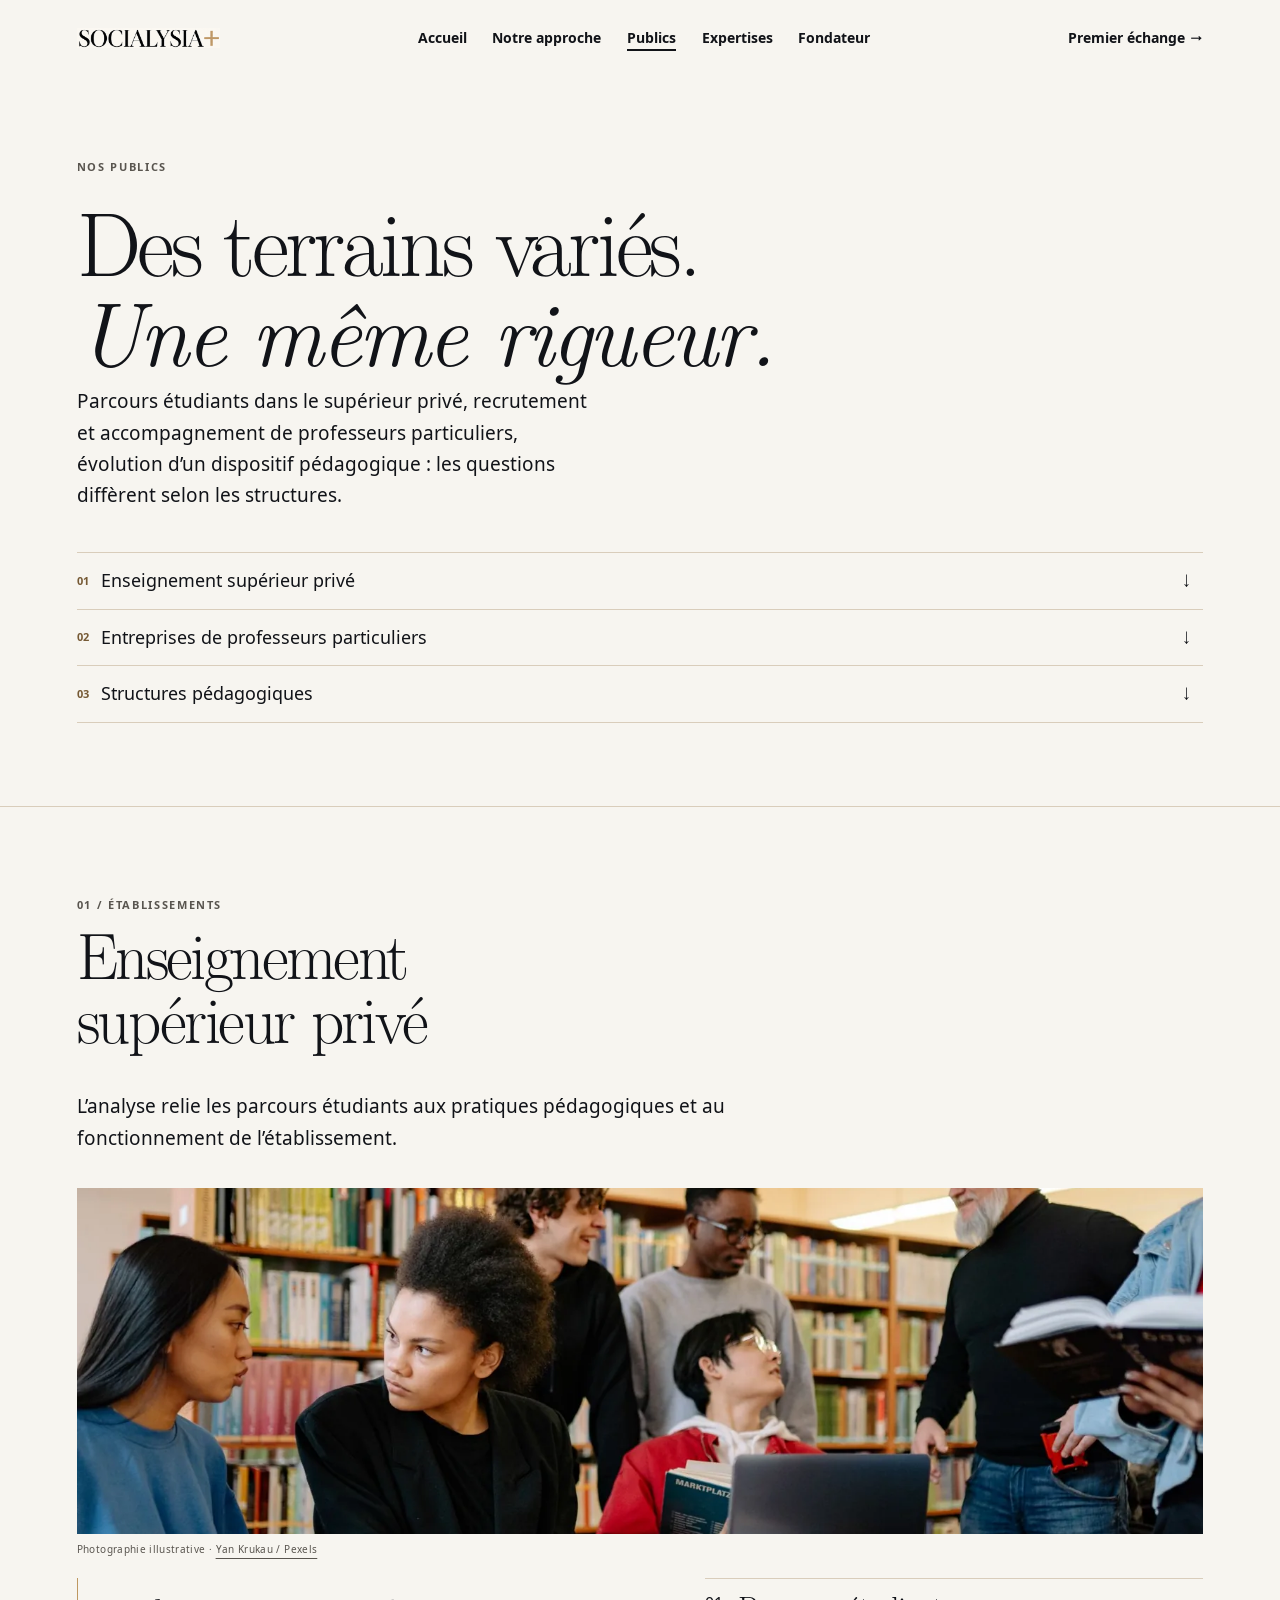
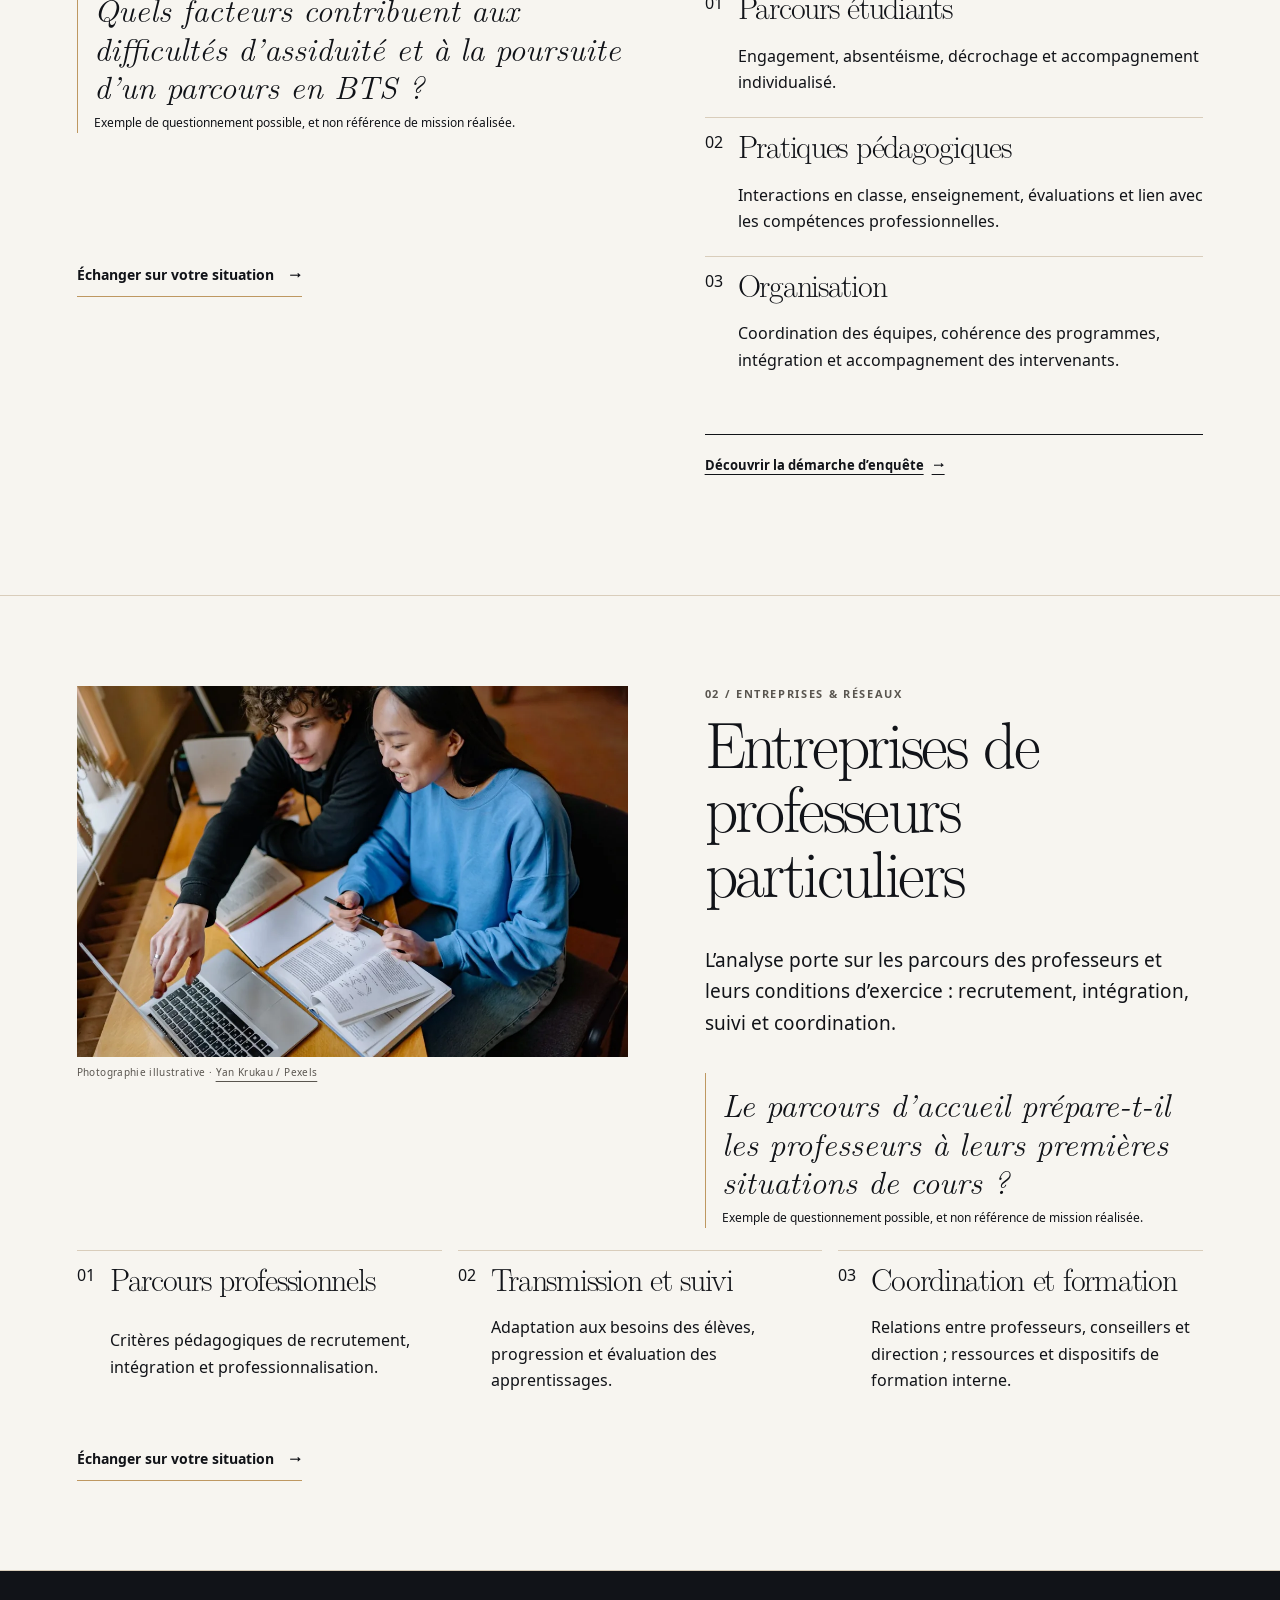
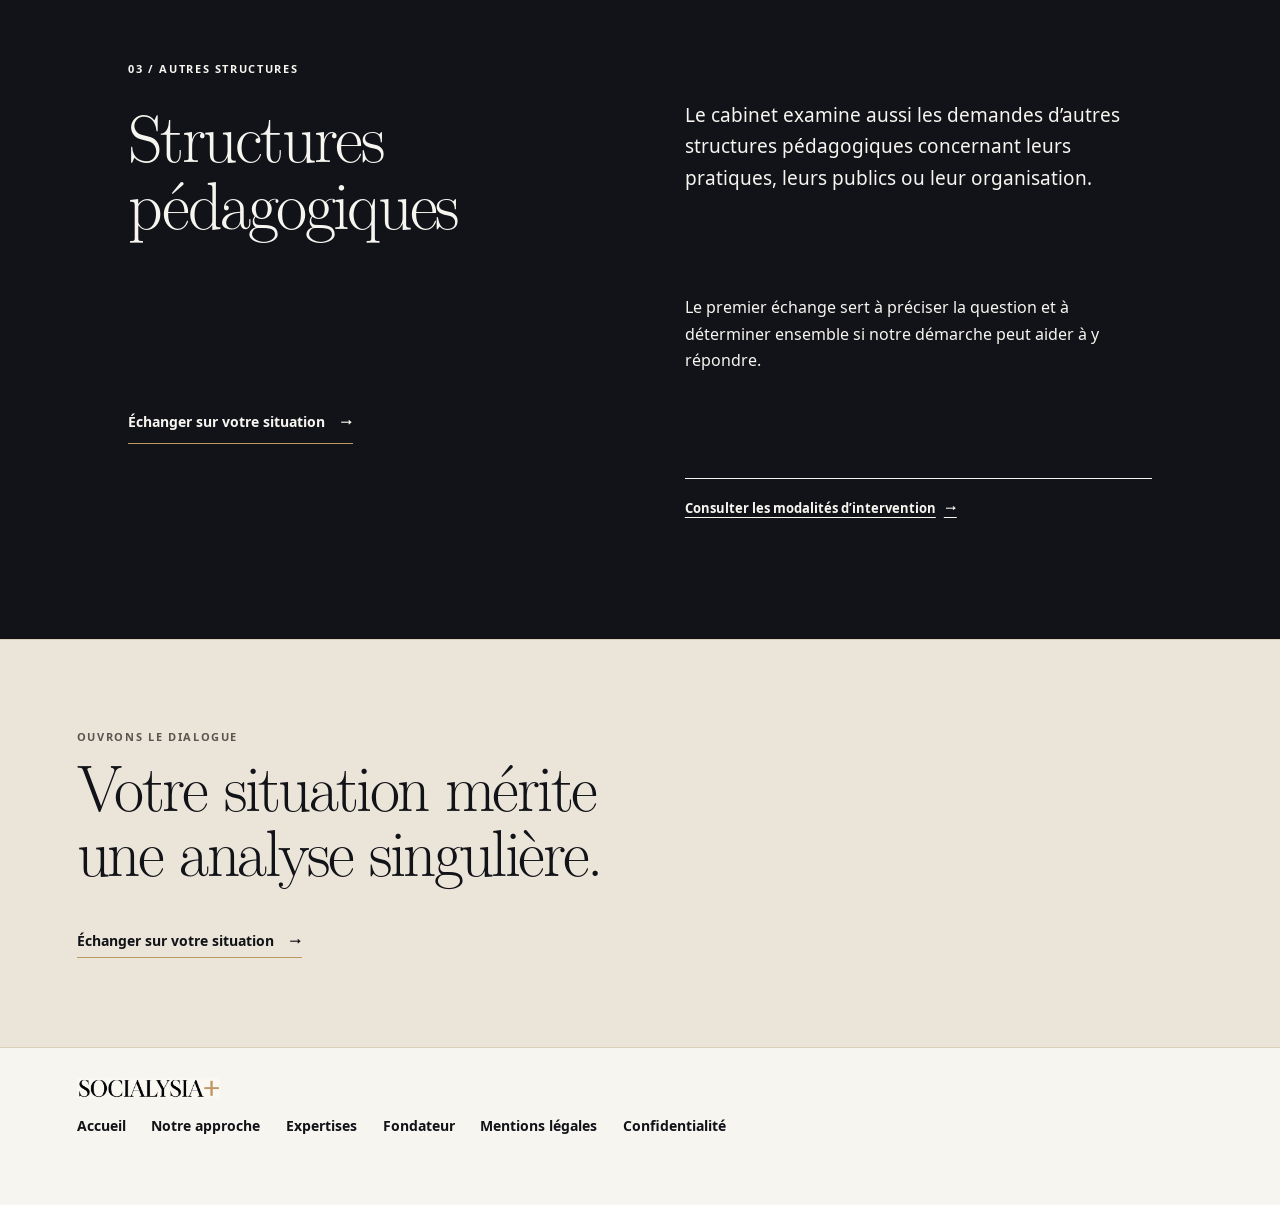
<file: publics.html>
<!doctype html>
<html lang="fr"><head><meta charset="utf-8"><meta name="viewport" content="width=device-width, initial-scale=1"><title>Publics : écoles, soutien et formation | SOCIALYSIA+</title><link rel="stylesheet" href="style.css"><link rel="icon" href="assets/favicon.svg" type="image/svg+xml"><meta name="description" content="SOCIALYSIA+ s’adresse à l’enseignement supérieur privé, aux entreprises de professeurs particuliers et aux autres structures pédagogiques."><link rel="canonical" href="https://socialysia.fr/publics.html"><link rel="stylesheet" href="edition.css"><script src="immersion.js" defer></script><link rel="stylesheet" href="immersion.css"><link rel="stylesheet" href="compositions.css"><link rel="stylesheet" href="photographies.css"><link rel="stylesheet" href="navigation.css"><script src="navigation.js" defer></script></head><body class="edition37 publics revue ux"><a class="skip" href="#main">Aller au contenu</a><header class="mast"><a class="brand" href="index.html"><img src="assets/logo.webp" alt="SOCIALYSIA+"></a><nav aria-label="Navigation principale"><a href="index.html">Accueil</a><a href="approche.html">Notre approche</a><a href="publics.html" aria-current="page">Publics</a><a href="expertises.html">Expertises</a><a href="fondateur.html">Fondateur</a></nav><a class="direct" href="contact.html">Premier échange →</a><details class="mobile-nav"><summary>Menu</summary><nav aria-label="Navigation mobile"><p class="ux-menu-caption" aria-hidden="true">Explorer SOCIALYSIA+</p><a href="index.html">Accueil</a><a href="approche.html">Notre approche</a><a href="publics.html" aria-current="page">Publics</a><a href="expertises.html">Expertises</a><a href="fondateur.html">Fondateur</a><a href="contact.html">Premier échange →</a></nav></details></header><main id="main" tabindex="-1"><div class="interior"><section class="intro wrap review-intro"><p class="eyebrow">NOS PUBLICS</p><h1>Des terrains variés.<br><em>Une même rigueur.</em></h1><p class="lead">Parcours étudiants dans le supérieur privé, recrutement et accompagnement de professeurs particuliers, évolution d’un dispositif pédagogique : les questions diffèrent selon les structures.</p><nav class="public-index" aria-label="Aller à un public"><a href="#ecoles"><b>01</b> Enseignement supérieur privé</a><a href="#professeurs"><b>02</b> Entreprises de professeurs particuliers</a><a href="#structures"><b>03</b> Structures pédagogiques</a></nav></section><section id="ecoles" class="public-block wrap"><div class="terrain-head"><p class="eyebrow">01 / ÉTABLISSEMENTS</p><h2>Enseignement<br>supérieur privé</h2><p class="lead">L’analyse relie les parcours étudiants aux pratiques pédagogiques et au fonctionnement de l’établissement.</p></div><figure class="review-photo"><img src="assets/pexels-8199558-1050.webp" srcset="assets/pexels-8199558-540.webp 540w, assets/pexels-8199558-1050.webp 1050w, assets/pexels-8199558-1600.webp 1600w, assets/pexels-8199558-2300.webp 2300w" sizes="(max-width: 700px) 90vw, 88vw" width="1600" height="1067" alt="Un groupe échange autour de documents et de livres dans une bibliothèque" loading="lazy" style="--photo-d:48% 37%;--photo-m:44% 52%" data-atelier-photo="8199558"><figcaption>Photographie illustrative · <a href="https://www.pexels.com/photo/group-of-people-sitting-on-chair-in-front-of-table-8199558/">Yan Krukau / Pexels</a></figcaption></figure><div class="public-question"><blockquote>Quels facteurs contribuent aux difficultés d’assiduité et à la poursuite d’un parcours en BTS ?</blockquote><p class="note">Exemple de questionnement possible, et non référence de mission réalisée.</p></div><div class="cards"><article><span class="number">01</span><h3>Parcours étudiants</h3><p>Engagement, absentéisme, décrochage et accompagnement individualisé.</p></article><article><span class="number">02</span><h3>Pratiques pédagogiques</h3><p>Interactions en classe, enseignement, évaluations et lien avec les compétences professionnelles.</p></article><article><span class="number">03</span><h3>Organisation</h3><p>Coordination des équipes, cohérence des programmes, intégration et accompagnement des intervenants.</p></article></div><a class="text-link" href="contact.html">Échanger sur votre situation <span aria-hidden="true">→</span></a><aside class="ux-passage" aria-label="Pour aller plus loin"><a href="approche.html#diagramme">Découvrir la démarche d’enquête <span aria-hidden="true">→</span></a></aside></section><section id="professeurs" class="public-block wrap"><div class="terrain-head"><p class="eyebrow">02 / ENTREPRISES &amp; RÉSEAUX</p><h2>Entreprises de<br>professeurs particuliers</h2><p class="lead">L’analyse porte sur les parcours des professeurs et leurs conditions d’exercice : recrutement, intégration, suivi et coordination.</p></div><figure class="review-photo"><img src="assets/pexels-8199761-1050.webp" width="1600" height="1067" alt="Deux personnes travaillent côte à côte sur un livre et un ordinateur" loading="lazy" style="--photo-d:52% 58%;--photo-m:46% 52%" data-atelier-photo="8199761" srcset="assets/pexels-8199761-540.webp 540w, assets/pexels-8199761-1050.webp 1050w, assets/pexels-8199761-1600.webp 1600w" sizes="(max-width: 700px) 90vw, 44vw"><figcaption>Photographie illustrative · <a href="https://www.pexels.com/photo/students-studying-together-while-looking-at-the-screen-of-a-laptop-8199761/">Yan Krukau / Pexels</a></figcaption></figure><div class="public-question"><blockquote>Le parcours d’accueil prépare-t-il les professeurs à leurs premières situations de cours ?</blockquote><p class="note">Exemple de questionnement possible, et non référence de mission réalisée.</p></div><div class="cards"><article><span class="number">01</span><h3>Parcours professionnels</h3><p>Critères pédagogiques de recrutement, intégration et professionnalisation.</p></article><article><span class="number">02</span><h3>Transmission et suivi</h3><p>Adaptation aux besoins des élèves, progression et évaluation des apprentissages.</p></article><article><span class="number">03</span><h3>Coordination et formation</h3><p>Relations entre professeurs, conseillers et direction ; ressources et dispositifs de formation interne.</p></article></div><a class="text-link" href="contact.html">Échanger sur votre situation <span aria-hidden="true">→</span></a></section><section id="structures" class="public-block opening-band wrap"><p class="eyebrow">03 / AUTRES STRUCTURES</p><h2>Structures pédagogiques</h2><p class="lead">Le cabinet examine aussi les demandes d’autres structures pédagogiques concernant leurs pratiques, leurs publics ou leur organisation.</p><p>Le premier échange sert à préciser la question et à déterminer ensemble si notre démarche peut aider à y répondre.</p><a class="text-link" href="contact.html">Échanger sur votre situation <span aria-hidden="true">→</span></a><aside class="ux-passage" aria-label="Pour aller plus loin"><a href="expertises.html#modalites">Consulter les modalités d’intervention <span aria-hidden="true">→</span></a></aside></section><section class="cta wrap"><p class="eyebrow">OUVRONS LE DIALOGUE</p><h2>Votre situation mérite<br>une analyse singulière.</h2><a class="button" href="contact.html">Échanger sur votre situation <span aria-hidden="true">→</span></a></section></div></main><footer><a class="brand" href="index.html"><img src="assets/logo.webp" alt="SOCIALYSIA+"></a><nav aria-label="Navigation de pied de page"><a href="index.html">Accueil</a><a href="approche.html">Notre approche</a><a href="expertises.html">Expertises</a><a href="fondateur.html">Fondateur</a><a href="mentions-legales.html">Mentions légales</a><a href="confidentialite.html">Confidentialité</a></nav><small aria-hidden="true">&nbsp;</small></footer></body></html>
</file>
<file: style.css>
/* SOCIALYSIA+ V36 : fondations, composants et compositions des pages. */
@font-face { font-family:Manifeste;src:url(assets/fonts/lmroman17-regular.woff);font-display:swap }
@font-face { font-family:Manifeste;src:url(assets/fonts/lmroman12-italic.woff);font-style:italic;font-display:swap }
@font-face { font-family:Noto;src:url(assets/fonts/NotoSans-Regular.woff);font-display:swap }
@font-face { font-family:Noto;src:url(assets/fonts/NotoSans-Bold.woff);font-weight:700;font-display:swap }
:root { --paper:#F7F5F0;--ink:#111318;--gold:#BE9861;--muted:#59554f;--hair:#d7c9b6;--edge:clamp(26px,6vw,116px);--space:clamp(55px,8vw,124px);--display:Manifeste,serif }
* { box-sizing:border-box }
body { margin:0;background:var(--paper);color:var(--ink);font:16px/1.65 Noto,sans-serif }
a { color:inherit;text-decoration-thickness:1px;text-underline-offset:5px }
a:hover { text-decoration-color:var(--gold) }
:focus-visible { outline:2px solid #805a29;outline-offset:4px }
img { display:block;max-width:100%;height:auto }
figure, blockquote { margin:0 }
h1, h2, h3, p { margin:0 0 .65em }
h1, h2, h3 { font-family:var(--display);font-weight:400;line-height:.99;letter-spacing:-.04em }
h1 { font-size:clamp(52px,8vw,130px) }
h2 { font-size:clamp(36px,5.1vw,76px) }
h3 { font-size:clamp(26px,2.7vw,42px) }
p { max-width:65ch }
em { font-weight:400 }
.skip { position:absolute;z-index:10;background:var(--paper);padding:12px;transform:translateY(-110%) }
.skip:focus { transform:none }
.mast, footer { padding-inline:var(--edge) }
.mast { display:flex;justify-content:space-between;align-items:center;gap:20px;border-bottom:1px solid var(--hair);min-height:83px }
.brand img { width:145px;max-height:57px;object-fit:contain }
.mast nav, footer nav { display:flex;align-items:center;flex-wrap:wrap;gap:clamp(13px,2vw,34px) }
.mast nav a, .direct, footer nav a { font-size:14px;font-weight:700;text-decoration:none }
.mast nav a[aria-current], .mast nav a:hover { border-bottom:2px solid var(--gold) }
.direct { border-bottom:1px solid var(--gold);white-space:nowrap }
.mobile-nav { display:none }
.edition, .marker, .eyebrow, .caption, figcaption { font-size:11px;line-height:1.45;letter-spacing:.115em }
.edition { display:flex;justify-content:space-between;align-items:center;text-transform:uppercase }
.marker { display:flex;align-items:center;gap:12px;text-transform:uppercase;white-space:nowrap;max-width:none }
.marker:after { content:"";background:var(--gold);height:1px;flex:1;opacity:.8 }
.line, .button, .text-link { display:inline-flex;align-items:center;gap:14px;justify-content:space-between;border-bottom:1px solid var(--gold);padding:.35em 0;font-size:14px;font-weight:700;text-decoration:none }
.line:hover span { transform:translateX(4px) }
.line span { transition:transform .18s }
.caption, figcaption { color:var(--muted);margin-top:8px }
.cover { padding:24px var(--edge) 34px;display:grid;grid-template-columns:repeat(12,minmax(0,1fr));align-items:start;gap:0 15px }
.cover .edition { grid-column:1/-1;border-bottom:1px solid var(--hair);padding-bottom:11px;margin-bottom:30px }
.cover h1 { position:relative;z-index:1;line-height:.81;letter-spacing:-.066em;margin:0 }
.cover h1 span, .cover h1 em { display:block }
.cover .deck { border-left:1px solid var(--gold);padding-left:19px }
.cover img { width:100%;height:100%;object-fit:cover }
.cover-one h1 { grid-column:1/10;grid-row:2;margin-top:28px;font-size:clamp(76px,10vw,154px) }
.cover-one h1 em { padding-left:18%;font-size:.75em;line-height:1.04 }
.cover-one h1 span:last-child { padding-left:5% }
.cover-one figure { grid-column:8/-1;grid-row:2/4;margin-top:0 }
.cover-one img { height:clamp(365px,37vw,590px);object-position:65% center;filter:saturate(.78) }
.cover-one .deck { grid-column:2/7;grid-row:3;margin-top:31px }
.chapter, .interior>section, .interior>.protocol-list, .interior>.bourdieu-quote { padding:var(--space) var(--edge);border-top:1px solid var(--hair) }
.chapter .marker { grid-column:1/-1;margin-bottom:35px }
.chapter-head { display:grid;grid-template-columns:3fr 2fr;align-items:end;gap:25px }
.chapter-head p { max-width:34ch }
.questions { border-top:1px solid var(--hair);margin-top:24px }
.questions article { border-bottom:1px solid var(--hair);display:grid;grid-template-columns:3fr 2fr;gap:25px;padding:24px 0 }
.questions article h3 { margin:0 }
.questions article p { margin:0 }
.terrain>.line { margin-top:18px }
.method { display:grid;grid-template-columns:repeat(12,minmax(0,1fr));gap:0 22px }
.method figure { grid-column:1/7 }
.method figure img { width:100%;height:100%;max-height:460px;object-fit:cover }
.method>div { grid-column:8/-1;align-self:center }
.method h2 { font-size:clamp(36px,4.5vw,67px) }
.offer { background:var(--ink);color:var(--paper) }
.offer h2 { margin-bottom:32px }
.offer article { display:grid;grid-template-columns:40px 1.3fr 1fr;gap:19px;border-top:1px solid #615443;padding:25px 0 }
.offer article small { color:#e4c38e }
.offer article h3, .offer article p { margin-bottom:.2em }
.portrait { display:grid;grid-template-columns:1fr 1.25fr .85fr;align-items:end;gap:24px }
.portrait figure img { width:100%;max-width:380px }
.portrait aside { border-left:1px solid var(--gold);padding-left:20px }
footer { border-top:1px solid var(--hair);padding-block:30px;display:grid;gap:16px }
footer small { color:var(--muted) }
.interior .intro h1, .founder-hero h1 { max-width:13ch;font-size:clamp(51px,7.5vw,112px) }
.interior .intro, .interior .founder-hero { border:0 }
.interior .lead, .intro-copy>p:last-child { font-size:19px }
.eyebrow { color:var(--muted);font-weight:700 }
.field { background:#eae5db;padding:clamp(38px,5vw,75px) var(--edge);position:relative }
.field>figcaption { color:var(--ink);font:inherit;letter-spacing:normal }
.field-angles { display:grid;grid-template-columns:repeat(3,1fr);margin-top:26px;border-block:1px solid #ae997b }
.field-angles article { padding:18px clamp(10px,2vw,30px);border-right:1px solid #ae997b }
.field-angles article:last-child { border-right:0 }
.field-angles article small { font-size:11px }
.field-angles p, .field-reading p { margin-bottom:0 }
.converge { display:block;width:100%;height:58px;fill:none;stroke:#94713f;stroke-width:1;overflow:visible }
.field-reading { max-width:42ch;margin:0 auto;padding:12px 0 0 28px }
.field-reading li { padding:7px 0 8px 8px }
.bourdieu-quote blockquote { font:clamp(32px,4.4vw,63px)/1.08 var(--display);max-width:26ch }
.protocol-block, .faq-list details { border-bottom:1px solid var(--hair);padding:16px 0 }
.protocol-block summary, .faq-list summary { cursor:pointer;font-weight:700;padding:12px 38px 12px 0;position:relative;list-style:none }
.protocol-block summary::after, .faq-list summary::after { content:"+";position:absolute;right:10px;font-size:23px;top:5px }
.protocol-block[open] summary::after, .faq-list details[open] summary::after { content:"−" }
summary::-webkit-details-marker { display:none }
.summary-icon, .faq-icon { display:none }
.expert-row { border-top:1px solid var(--hair);display:grid;grid-template-columns:55px 1fr 1fr;gap:22px;padding:27px 0 }
.expert-row>* { min-width:0 }
.expert-row h2 { font-size:clamp(33px,4.4vw,62px) }
.cards, .delivery-grid, .founder-skills { display:grid;grid-template-columns:repeat(3,minmax(0,1fr));gap:22px }
.cards>*, .delivery-grid>*, .founder-skills>* { border-top:1px solid var(--gold);padding-top:14px }
.note { border-left:1px solid var(--gold);padding-left:17px;margin:24px 0 }
.founder-hero { display:grid;grid-template-columns:4fr 6fr;gap:6vw;align-items:center }
.founder-hero figure img { width:100%;max-width:430px }
.founder-hero blockquote { font-family:var(--display);font-size:26px;line-height:1.16 }
.cta { background:#eae5db }
@media(max-width:900px) {
  .mast { gap:12px }
  .mast nav { gap:12px }
  .mast nav a, .direct { font-size:12px }
  .brand img { width:120px }
  .cover-one h1 { font-size:10.3vw }
}
@media(max-width:680px) {
  :root { --edge:21px;--space:54px }
  .mast { min-height:59px;position:relative }
  .mast>.direct, .mast>nav { display:none }
  .mobile-nav { display:block }
  .mobile-nav summary { cursor:pointer;font-weight:700;border-bottom:1px solid var(--gold);list-style:none;padding:8px 0;font-size:13px }
  .mobile-nav summary:after { content:" +";margin-left:5px }
  .mobile-nav[open] summary:after { content:" −" }
  .mobile-nav nav { position:absolute;top:100%;left:0;right:0;z-index:5;background:var(--paper);display:grid;padding:15px var(--edge);border-bottom:1px solid var(--gold);gap:0 }
  .mobile-nav nav a { font-size:14px;padding:10px 0 }
  .cover { padding-top:17px;display:flex;flex-direction:column;gap:0 }
  .cover .edition { width:100%;margin-bottom:21px;font-size:9px }
  .cover h1, .cover-one h1 { font-size:clamp(46px,13vw,86px);margin:0 0 16px;padding:0;transform:none;align-self:stretch;letter-spacing:-.062em }
  .cover-one h1 em { padding-left:21% }
  .cover-one figure { width:83%;align-self:flex-end }
  .cover-one img { height:clamp(163px,52vw,320px);object-position:65% 41% }
  .cover .deck { width:92%;margin-top:17px;padding-left:12px;font-size:14px }
  .cover figcaption { font-size:8px }
  .chapter .marker { margin-bottom:21px }
  .chapter-head, .questions article, .method, .portrait, .expert-row, .founder-hero { display:grid;grid-template-columns:1fr;gap:12px }
  .method>div, .method figure { grid-column:auto }
  .method figure img { max-height:230px }
  .method>div { margin-top:12px }
  .offer article { grid-template-columns:28px 1fr;gap:9px }
  .offer article>p { grid-column:2 }
  .portrait figure img { width:73% }
  .portrait aside { margin-top:12px }
  .field-angles { display:block;border-bottom:0;border-left:1px solid #94713f;margin-top:18px }
  .field-angles article { border-right:0;border-bottom:1px solid #ae997b;padding:11px 0 10px 13px }
  .field-angles article h3 { margin-bottom:.25em }
  .converge { display:none }
  .field-reading { margin:0 0 0 12px;border-left:1px solid #94713f;padding-top:18px }
  .cards, .delivery-grid, .founder-skills { grid-template-columns:1fr;gap:12px }
  .founder-hero figure { order:2 }
  .founder-hero figure img { width:78% }
  .interior .intro h1, .founder-hero h1 { font-size:clamp(48px,11vw,73px) }
  footer nav { gap:10px 16px }
}
@media(prefers-reduced-motion:reduce) {
  * { transition:none!important }
}
@font-face { font-family:ManifesteSymboles;src:url(assets/fonts/NotoSansSymbols-Regular.woff);unicode-range:U+2190-2199;font-display:swap }
body { font-family:Noto,ManifesteSymboles,sans-serif }
.questions article .case-category { grid-column:1/-1;font-size:11px;letter-spacing:.13em;text-transform:uppercase;color:var(--muted) }
.questions article { row-gap:10px }
.cover-one { padding-bottom:57px }
.cover-one .edition { margin-bottom:23px }
.cover-one h1 { font-size:clamp(70px,9.7vw,146px);margin-top:34px;line-height:.85 }
.cover-one h1 em { padding-left:13%;line-height:.98 }
.cover-one h1 span:last-child { padding-left:3% }
.cover-one figure { grid-column:8/-1;margin-top:16px }
.cover-one img { height:clamp(340px,35vw,535px);object-position:68% 43% }
.cover-one .deck { grid-column:1/7;max-width:44ch;margin-top:25px;padding-left:17px }
.public-index { display:grid;grid-template-columns:repeat(3,minmax(0,1fr));margin-top:32px;border-block:1px solid var(--hair) }
.public-index a { display:flex;gap:12px;align-items:baseline;padding:13px 12px 13px 0;text-decoration:none;font-size:14px }
.public-index b { font-size:11px;color:#765a35 }
.public-index a:hover { text-decoration:underline }
.public-block>.eyebrow { grid-column:1/-1 }
.public-block>h2 { grid-column:1;grid-row:2/5;font-size:clamp(38px,5.3vw,75px);overflow-wrap:anywhere }
.public-block>:not(.eyebrow):not(h2) { grid-column:2 }
.public-block blockquote { font:25px/1.16 var(--display);margin:14px 0;padding-left:17px;border-left:1px solid var(--gold) }
.public-block .cards { grid-template-columns:1fr }
.public-block .text-link { justify-self:start }
.opening-band { background:#eee9df }
.expertises .expert-row h2 { max-width:14ch }
.expertises .expert-row .number { border-top:1px solid var(--gold);padding-top:9px;font-size:13px }
.expertises .delivery-grid { grid-template-columns:repeat(2,minmax(0,1fr)) }
.founder-hero figure img { aspect-ratio:1;object-fit:cover }
.founder-hero figure { position:relative;padding:0 0 13px 13px;border-left:1px solid var(--gold);border-bottom:1px solid var(--gold) }
.fondateur .founder-origin { background:#eee9df }
.contact-grid { display:grid;grid-template-columns:4fr 6fr;gap:clamp(22px,8vw,120px) }
.contact-grid>div>h2 { font-size:clamp(32px,4vw,62px) }
.contact-person { margin:28px 0 0 }
.field-reading { list-style:none;padding:0;max-width:55ch;display:grid;gap:0 }
.field-reading li { padding:14px 10px 14px 46px;border-bottom:1px solid #ae997b;position:relative }
.field-reading .field-join { padding:3px 10px 9px;text-align:center;border-bottom:1px solid #94713f;font-size:13px }
.field-step { position:absolute;left:10px;top:16px;color:#72552c }
.field-reading b { display:block;font:30px/1.04 var(--display);margin-bottom:5px }
.converge { height:40px }
@media(max-width:680px) {
  .cover-one { padding-bottom:32px }
  .cover-one .edition { margin-bottom:20px }
  .cover-one h1 { margin:0 0 14px;font-size:clamp(42px,12.9vw,80px) }
  .cover-one h1 em { padding-left:17% }
  .cover-one figure { margin-top:0;width:87% }
  .cover-one img { height:clamp(148px,46vw,245px) }
  .cover-one .deck { margin-top:15px }
  .mobile-nav summary { min-height:44px;display:flex;align-items:center }
  .mobile-nav nav a { min-height:44px }
  .public-index { grid-template-columns:1fr }
  .public-index a+a { border-top:1px solid var(--hair) }
  .contact-grid, .expertises .delivery-grid { grid-template-columns:1fr }
  .public-block>h2 { grid-row:auto }
  .public-block>:not(.eyebrow):not(h2) { grid-column:1 }
  .contact-grid { gap:26px }
  .field-reading { margin-left:0;border-left:1px solid #94713f }
  .field-reading .field-join { text-align:left;padding:12px 10px }
  .field-angles article { display:grid;grid-template-columns:25px 1fr;column-gap:6px }
  .field-angles article p { grid-column:2 }
}
#diagramme { scroll-margin-top:20px }
@media (prefers-reduced-motion:reduce) {
  html { scroll-behavior:auto }
  *, *::before, *::after { animation:none!important;transition:none!important }
}
.publics .public-block { display:grid;grid-template-columns:5fr 7fr;gap:0 clamp(20px,6vw,90px) }
.cover .service-line { color:var(--muted);font-size:13px }
.kaboompics .cover-one img { object-position:47% center }
.anchor { position:absolute;pointer-events:none }
.chapter { position:relative }
.case-links { display:flex;justify-content:space-between;gap:18px;align-items:baseline;padding-top:17px }
.case-links div { display:flex;flex-wrap:wrap;gap:15px }
.explore-grid { display:grid;grid-template-columns:1fr 1fr;border-top:1px solid var(--hair) }
.explore-grid a { display:flex;justify-content:space-between;gap:20px;border-bottom:1px solid var(--hair);padding:22px 18px 16px 0;text-decoration:none }
.explore-grid a:nth-child(even) { border-left:1px solid var(--hair);padding-left:20px }
.explore-grid a:hover h3 { text-decoration:underline;text-decoration-color:var(--gold);text-decoration-thickness:1px }
.explore-label { font-size:11px;letter-spacing:.13em }
.legal-copy { display:grid;grid-template-columns:minmax(190px,1fr) minmax(0,2fr);gap:0 clamp(22px,8vw,120px) }
.legal-copy>.section-head { grid-row:span 3 }
.legal-copy>:not(.section-head) { grid-column:2 }
.legal-copy .section-head h2 { font-size:clamp(32px,4vw,60px) }
.legal-copy h3 { margin-top:22px }
.legal-copy .note { max-width:60ch }
.mast>.direct[aria-current] { border-bottom-width:2px }
@media(max-width:680px) {
  .publics .public-block, .legal-copy, .explore-grid { grid-template-columns:1fr }
  .legal-copy>:not(.section-head) { grid-column:1 }
  .legal-copy>.section-head { grid-row:auto }
  .case-links { display:block }
  .explore-grid a:nth-child(even) { border-left:0;padding-left:0 }
  .kaboompics .cover-one img { object-position:50% 46% }
}
@media (max-width:680px) {
  .marker { white-space:normal }
  .marker::after { min-width:16px }
  .edition { gap:8px }
  .edition span:last-child { text-align:right }
}

/* Finitions : lisibilité, grille de lecture et états interactifs. */
.mast nav a { border-bottom:2px solid transparent }
.mast nav a:is([aria-current],:hover,:focus-visible) { border-color:#805a29 }
footer nav a:hover, footer nav a:focus-visible { text-decoration:underline }
.interior .intro h1 { max-width:21ch; text-wrap:balance }
.interior .intro .lead { max-width:58ch }
.expert-row { grid-template-columns:clamp(28px,4vw,55px) minmax(0,1fr) minmax(0,1.05fr);column-gap:clamp(16px,4vw,60px);align-items:start }
.expert-row .expert-intro h2 { max-width:none; text-wrap:balance }
.expert-stages { border-left:1px solid var(--hair);padding-left:clamp(15px,3vw,35px) }
.expert-stages h3 { font-size:clamp(23px,2.1vw,32px);margin-bottom:.32em }
.expert-stages>div+div { margin-top:17px }
.expert-stages p:last-child { margin-bottom:0 }
.public-block>h2 { overflow-wrap:normal;hyphens:auto;text-wrap:balance }
.public-block .cards>*, .founder-skills>* { padding-top:17px }
.public-block .cards h3, .founder-skills h3 { text-wrap:balance }
.founder-hero { align-items:start }
.founder-hero figure { max-width:443px;margin-top:8px }
.founder-hero .founder-statement { max-width:43ch }
.contact-grid { align-items:start }
.contact-grid>div>h2 { text-wrap:balance }
.protocol-description { display:block;margin-top:3px;color:var(--muted);font-weight:400 }
.protocol-control { display:block;margin-top:4px;font-size:12px;color:var(--muted) }
.protocol-block[open] .protocol-control { display:none }
.protocol-inner { padding:18px 0 10px }
.protocol-block summary:hover strong, .faq-list summary:hover { text-decoration:underline;text-underline-offset:4px }
.protocol-block summary::after, .faq-list summary::after { color:#765a35 }
.converge { stroke:#805a29 }
@media (min-width:681px) and (max-width:900px) {
  .interior .intro h1 { font-size:clamp(44px,7vw,64px) }
  .publics .public-block { column-gap:30px }
  .contact-grid { column-gap:30px }
  .portrait { grid-template-columns:minmax(0,1fr) minmax(0,1.3fr) }
  .portrait aside { grid-column:2 }
}
@media (max-width:680px) {
  .interior .intro h1 { font-size:clamp(42px,10.7vw,70px) }
  .expert-row { grid-template-columns:minmax(0,1fr);gap:13px }
  .expertises .expert-row .number { width:31px }
  .expert-stages { padding-left:15px }
  .founder-hero figure { margin-top:0 }
}

/* V36.1 — compositions éditoriales */
.terrain .chapter-head { align-items:start;column-gap:clamp(24px,5vw,85px) }
.terrain-intro { border-left:1px solid var(--gold);padding-left:clamp(14px,2.4vw,34px);margin-top:.45rem }
.terrain-intro p { max-width:45ch }
.terrain-intro p:first-child { font-weight:700 }
.terrain-intro p:last-child { margin-bottom:0 }
.terrain .questions { margin-top:clamp(25px,4vw,55px) }
.field .converge { height:50px }
.field-angles article h3 { margin:.12em 0 .3em }
.diagram-bridge { max-width:55ch;margin:0 auto;border-block:1px solid #9b8462;padding:8px 12px;text-align:center;font-size:14px;font-weight:700;background:#f2eee6 }
.field-reading { position:relative }
.field-reading li { padding-left:49px }
.field-reading li+li::before { content:"";position:absolute;left:20px;top:-7px;height:12px;border-left:1px solid #805a29 }
.field-step { min-width:23px }
.expert-row { row-gap:12px;padding-block:clamp(26px,3vw,42px) }
.expert-row .expert-intro h2 { margin-bottom:.46em;font-size:clamp(33px,4.2vw,60px) }
.expert-row .large-text { max-width:37ch }
.expert-stages>div+div { padding-top:12px;border-top:1px solid var(--hair);margin-top:13px }
.expert-stages>div:last-child h3 { color:#5e482f }
.tarif-reference { border-color:#805a29;padding-block:7px;max-width:65ch }
.tarif-reference strong { font-size:1.13em;white-space:nowrap }
.founder-hero { grid-template-rows:auto 1fr;row-gap:16px }
.founder-hero .founder-identity { grid-column:2;grid-row:1 }
.founder-hero figure { grid-column:1;grid-row:1/3 }
.founder-hero .founder-statement { grid-column:2;grid-row:2;margin:0 }
.founder-identity .lead { margin-bottom:0 }
@media(max-width:680px) {
  .cover-one h1 { margin-bottom:19px }
  .cover-one figure { width:91%;align-self:flex-end }
  .kaboompics .cover-one img { height:clamp(147px,48vw,230px);object-position:55% 45% }
  .cover-one figcaption { font-size:9px;text-align:right;letter-spacing:.065em }
  .cover-one .deck { align-self:flex-start;width:94%;margin-top:17px }
  .cover-one .deck .line { min-height:44px }
  .terrain-intro { margin-top:0 }
  .field-angles { position:relative;border-left:0;padding-right:23px;margin-bottom:0 }
  .field-angles::after { content:"";position:absolute;right:10px;top:0;bottom:-15px;border-left:1px solid #805a29 }
  .field-angles article { position:relative;padding-left:0 }
  .field-angles article::after { content:"";position:absolute;right:-12px;width:12px;top:50%;border-top:1px solid #805a29 }
  .diagram-bridge { margin-top:14px;text-align:left }
  .field-reading { border-left:0 }
  .expert-stages>div+div { padding-top:9px;margin-top:10px }
  .founder-hero .founder-identity,.founder-hero figure,.founder-hero .founder-statement { grid-column:1;grid-row:auto;order:0 }
  .founder-hero figure { width:min(90%,360px);margin:4px 0 7px }
  .founder-hero figure img { width:100% }
}
.founder-skills li strong + span { display:block;color:var(--muted) }
.founder-skills li + li { margin-top:8px }
</file>
<file: edition.css>
/* V37 — Atelier. Mise en page et grammaire expérimentales, séparées de la V36.1. */
.edition37{--blue:#243746;--tone:var(--blue);--edge:clamp(26px,6vw,112px);--space:clamp(56px,7vw,112px);--hair:#d9cdbb}
.edition37.historical{--tone:var(--ink)}
.edition37 .mast{min-height:76px;border-bottom:0;position:relative;z-index:3}
.edition37 .mast nav a{padding-block:10px;border:0;position:relative}
.edition37 .mast nav a::after,.edition37 .direct::after{content:"";position:absolute;bottom:4px;left:0;right:0;height:1px;background:var(--gold);transform:scaleX(0);transform-origin:left;transition:transform .25s}
.edition37 .mast nav a:is(:hover,[aria-current])::after,.edition37 .direct:hover::after{transform:scaleX(1)}
.edition37 .direct{position:relative;padding:9px 0;border:0}
.edition37 .brand img{width:143px}
.edition37 .line,.edition37 .text-link{min-height:44px;width:fit-content}
.edition37 .marker{letter-spacing:.16em;white-space:normal}
.edition37 .marker::after{opacity:.55;background:currentColor}
.edition37 .eyebrow{letter-spacing:.15em}
.edition37 .atelier-return{font-size:12px;width:fit-content}
.edition37 .chapter,.edition37 .interior>section,.edition37 .interior>.protocol-list,.edition37 .interior>.bourdieu-quote{border-top-color:var(--hair)}
.edition37 .cover{padding:0 var(--edge) clamp(52px,6vw,95px);position:relative;grid-template-columns:repeat(12,minmax(0,1fr));column-gap:clamp(10px,1.5vw,24px)}
.edition37 .cover .edition{padding-block:12px;margin:0;border-top:1px solid var(--ink);border-bottom:0}
.edition37 .cover h1{letter-spacing:-.078em;line-height:.82;pointer-events:none}
.edition37 .cover h1 em{line-height:.92;color:#5b4834}
.edition37 .cover .deck{font-size:15px;line-height:1.58;margin-top:0}
.edition37 .cover figcaption{letter-spacing:.02em;text-transform:none;font-size:10px}
.edition37 .cover .service-line{font-size:12px;line-height:1.5;color:var(--muted)}
.cover-links{display:flex;flex-wrap:wrap;column-gap:20px}
.cover-links .line{font-size:12px}
.cover-photo{min-width:0}
.cover-photo img{filter:saturate(.88);object-position:66% 50%}
.cover-index{grid-row:3;grid-column:1/2;align-self:end;display:flex;align-items:center;gap:9px;white-space:nowrap;font-size:9px;letter-spacing:.11em;text-transform:uppercase;writing-mode:vertical-rl;transform:rotate(180deg)}
.cover-index i{height:32px;width:1px;background:var(--gold)}
.v1 .cover h1{grid-column:1/10;grid-row:2;margin:35px 0 24px;font-size:clamp(63px,9.55vw,155px)}
.v1 .cover h1 em{padding-left:23%;font-size:.72em}
.v1 .cover h1 span:last-child{padding-left:5%}
.v1 .cover figure{grid-column:8/-1;grid-row:2/4;margin-top:clamp(38px,7vw,120px);padding-left:0}
.v1 .cover img{height:clamp(365px,36vw,530px);object-position:63% center}
.v1 .cover .deck{grid-column:2/7;grid-row:3;align-self:start}
.v2 .cover h1{grid-column:1/8;grid-row:2;margin:33px 0 18px;font-size:clamp(60px,8.4vw,138px)}
.v2 .cover h1 em{padding-left:17%;font-size:.77em}
.v2 .cover h1 span:last-child{padding-left:6%}
.v2 .cover figure{grid-column:8/-1;grid-row:2/4;margin-top:12px}
.v2 .cover img{height:clamp(290px,28vw,450px);object-position:58% 42%}
.v2 .cover .deck{grid-column:2/7;grid-row:3}
.v2 .cover-index{display:none}
.method-preview{grid-column:9/-1;grid-row:4;border-top:1px solid var(--hair);margin-top:17px;padding-top:8px;color:var(--ink)}
.method-preview ul{list-style:none;display:grid;grid-template-columns:repeat(3,minmax(0,1fr));margin:0;padding:0;text-align:center;font-size:11px;font-weight:700}
.method-preview .eyebrow{font-size:9px;margin-bottom:9px}
.method-preview svg{display:block;width:100%;height:16px;fill:none;stroke:#805a29;stroke-width:1.2}
.method-preview a{display:block;text-align:center;font-size:11px;min-height:44px;padding:7px 0;color:inherit}
.edition37 .chapter-head{grid-template-columns:1.15fr 1fr}
.edition37 .questions article{grid-template-columns:minmax(0,1.05fr) minmax(0,1fr);padding:26px 0}
.edition37 .questions h3{max-width:24ch}
.edition37 .method{background:var(--tone);color:var(--paper);padding-block:clamp(44px,7vw,110px);align-items:start}
.edition37 .method figure{grid-column:1/6}
.edition37 .method figure img{height:clamp(300px,42vw,555px);max-height:none;object-position:50% 51%;filter:saturate(.72)}
.edition37 .method>div{grid-column:7/-1;align-self:center}
.edition37 .method :is(.eyebrow,figcaption){color:#e6ded1}
.edition37 .method :focus-visible,.edition37 .offer :focus-visible,.edition37 .ink-demo :focus-visible{outline-color:#fff5e3}
.reading-index{list-style:none;display:flex;flex-wrap:wrap;gap:8px 17px;margin:26px 0 0;padding:13px 0 0;border-top:1px solid #a99170;color:#eedbbd;font-size:11px;letter-spacing:.08em}
.reading-index li+li::before{content:"/";margin-right:12px}
.edition37 .offer{background:var(--ink)}
.edition37 .portrait figure{align-self:stretch}
.edition37 .portrait figure img{width:100%;max-width:none;aspect-ratio:4/3;object-fit:cover;object-position:center 37%}
.edition37 .explore{background:#f0ece3}
.edition37 .cta{background:#ebe4d8}
.edition37 .interior .intro{display:grid;grid-template-columns:minmax(0,1.35fr) minmax(0,.65fr);gap:12px 6vw;align-items:end}
.edition37 .interior .intro .eyebrow{grid-column:1/-1}
.edition37 .interior .intro h1{margin-bottom:0;font-size:clamp(48px,7.1vw,112px);max-width:none}
.edition37 .interior .intro>.lead{margin-bottom:.45em}
.edition37 .interior .intro .intro-copy{align-self:end}
.edition37 .subindex{grid-column:1/-1;display:flex;flex-wrap:wrap;gap:0 23px;margin-top:17px;border-top:1px solid var(--hair)}
.subindex a{display:flex;align-items:center;min-height:44px;font-size:12px;font-weight:700}
.edition37 .field{--field-line:#805a29;background:#eee9df;border-block:1px solid var(--hair);padding-block:clamp(38px,6vw,84px)}
.edition37 .field .marker{max-width:none}
.edition37 .field-angles{border-color:var(--hair);counter-reset:source}
.edition37 .field-angles article{border-color:var(--hair)}
.edition37 .field-angles article small{color:#664820;font-weight:700}
.edition37 .diagram-controls{display:flex;justify-content:flex-end}
.trace-button{background:transparent;border:0;border-bottom:1px solid #805a29;color:inherit;cursor:pointer;min-height:44px;font:700 12px Noto,sans-serif}
.trace-button span{margin-inline-start:8px}
.edition37 .field .converge{stroke:var(--field-line)}
.edition37 .diagram-bridge{background:var(--tone);color:var(--paper);max-width:none;justify-self:center;margin:0 auto;padding:11px 18px;text-align:center;width:fit-content}
.edition37 .field-reading{display:grid;grid-template-columns:1fr 1fr;gap:22px;max-width:750px;margin:18px auto 0;padding:0;list-style:none}
.edition37 .field-reading li{margin:0;padding:14px 0 0;border:0;border-top:1px solid var(--field-line);background:transparent}
.edition37 .field-reading li b{display:block}
.edition37 .field-reading li p{margin-top:7px}
.edition37 .field-reading li+li{border-top-style:dashed}
.edition37 .bourdieu-quote blockquote{border-left:1px solid var(--gold);padding-left:clamp(14px,5vw,62px)}
.edition37 .public-block{grid-template-columns:minmax(0,1fr) minmax(0,1fr);gap:16px 7vw;align-items:start}
.edition37 .public-block .eyebrow{grid-column:1/-1}
.edition37 .public-block>h2{grid-column:1;grid-row:2}
.edition37 .public-block>.lead{grid-column:1;grid-row:3}
.edition37 .public-block .cards{grid-column:2;grid-row:2/5;display:grid;grid-template-columns:1fr;gap:0}
.edition37 .public-block .cards article{display:grid;grid-template-columns:25px 1fr;gap:0 8px;padding:11px 0;border-color:var(--hair)}
.edition37 .public-block .cards article h3{font-size:clamp(24px,2.5vw,37px);text-align:left;text-wrap:pretty}
.edition37 .public-block .cards article p{grid-column:2}
.public-question{grid-column:1;grid-row:4;padding:11px 0 0 16px;border-left:1px solid var(--gold)}
.edition37 .public-question blockquote{font:italic clamp(23px,2.55vw,35px)/1.18 var(--display);border:0;margin:0;padding:0}
.edition37 .public-question .note{border:0;padding:0;margin:8px 0 0;font-size:12px}
.edition37 .public-block>.text-link{grid-column:1}
.edition37 .public-block.opening-band{background:var(--tone);color:var(--paper)}
.edition37 .public-block.opening-band :is(.eyebrow,.lead){color:var(--paper)}
.edition37 .public-block.opening-band :focus-visible{outline-color:var(--paper)}
.edition37 .expert-row{grid-template-columns:32px minmax(0,1fr) minmax(0,1fr);column-gap:clamp(14px,3.5vw,50px);padding:32px 0}
.edition37 .expert-stages{border:0;padding:0}
.edition37 .expert-stages h3{font:700 11px/1.4 Noto,sans-serif;letter-spacing:.12em;text-transform:uppercase}
.edition37 .expert-stages>div:last-child{border-top-style:dashed}
.edition37 .expert-stages>div:last-child h3{color:#61451e}
.edition37 #modalites{background:#eee9df}
.edition37 .tarif-reference strong{font:clamp(35px,4vw,61px)/1 var(--display);color:var(--ink);display:inline-block;white-space:nowrap}
.edition37 .founder-hero{grid-template-columns:1.02fr .98fr;gap:14px 7vw}
.edition37 .founder-hero figure{position:relative;max-width:none;width:min(100%,460px);padding:0 18px 14px 0;margin:0}
.edition37 .founder-hero figure::before{content:"";position:absolute;inset:12% 0 9% 14%;background:var(--tone);z-index:0}
.edition37 .founder-hero figure img{position:relative;width:100%;max-width:none}
.edition37 .founder-hero figcaption{position:relative;letter-spacing:.04em}
.edition37 .founder-hero .founder-identity{align-self:end}
.edition37 .founder-hero .founder-statement{border-left:1px solid var(--gold);padding:10px 0 10px 17px}
.edition37 .founder-skills{gap:22px 3vw}
@media(prefers-reduced-motion:no-preference){
 .edition37 .text-link span{transition:transform .22s}
 .edition37 .text-link:hover span{transform:translateX(3px)}
}
@media(max-width:800px){
 .edition37 .mast>.direct,.edition37 .mast>nav{display:none}
 .edition37 .mobile-nav{display:block}
 .edition37 .mobile-nav summary{cursor:pointer;list-style:none;min-height:44px;padding:9px 4px;border-bottom:1px solid var(--gold);font-weight:700}
 .edition37 .mobile-nav summary::after{content:" +";padding-inline:5px}
 .edition37 .mobile-nav[open] summary::after{content:" −"}
 .edition37 .mobile-nav nav{position:absolute;top:100%;left:0;right:0;z-index:4;background:var(--paper);display:grid;gap:0;padding:7px var(--edge) 13px;border-block:1px solid var(--hair)}
 .edition37 .mobile-nav nav a{min-height:44px;display:flex;align-items:center}
}
@media(max-width:680px){
 .edition37{--edge:clamp(16px,5vw,28px);--space:54px}
 .edition37 .mast{min-height:64px}
 .edition37 .brand img{width:125px}
 .edition37 .cover{display:flex;padding-bottom:42px}
 .edition37 .cover .edition{margin:0 0 13px;gap:8px;font-size:8px}
 .edition37 .cover h1{font-size:clamp(47px,15.5vw,94px);margin:12px 0 16px}
 .edition37 .cover h1 em{padding-left:23%;font-size:.78em}
 .edition37 .cover figure{width:86%;align-self:flex-end;margin:0}
 .edition37 .cover img{height:clamp(145px,43vw,280px);object-position:66% 43%}
 .edition37 .cover figcaption{font-size:9px}
 .edition37 .cover .deck{width:100%;margin:14px 0 0;font-size:14px}
 .edition37 .cover .service-line{font-size:11px}
 .edition37 .cover-index{display:none}
 .v2 .cover .deck{order:1}
 .v2 .cover figure{width:100%;object-position:55% 50%}
 .v2 .method-preview{order:2;margin-top:16px;width:100%;padding-inline:10px}
 .v2 .method-preview .eyebrow{margin-bottom:7px}
 .edition37 .chapter-head,.edition37 .questions article,.edition37 .interior .intro,.edition37 .public-block{grid-template-columns:minmax(0,1fr)}
 .edition37 .method figure,.edition37 .method>div{grid-column:1}
 .edition37 .method figure img{height:230px}
 .edition37 .method h2{font-size:clamp(36px,10vw,56px)}
 .edition37 .interior .intro h1{font-size:clamp(44px,12vw,68px);overflow-wrap:break-word}
 .edition37 .field-reading{grid-template-columns:1fr;gap:11px}
 .edition37 .field .diagram-bridge{margin:13px 0 0;max-width:100%}
 .edition37 .field-angles article{padding-block:9px}
 .edition37 .field-angles article::after,.edition37 .field-angles::after{border-color:#805a29}
 .edition37 .public-block>*{grid-column:1!important;grid-row:auto!important}
 .edition37 .public-block>h2{hyphens:auto}
 .edition37 .expert-row{grid-template-columns:minmax(0,1fr);gap:11px}
 .edition37 .expert-stages{grid-column:1}
 .edition37 .founder-hero{grid-template-columns:minmax(0,1fr)}
 .edition37 .founder-hero figure{width:83%;padding-right:12px}
}
@media(prefers-reduced-motion:reduce){.edition37 *,.edition37 *::after,.edition37 *::before{animation:none!important;transition:none!important}}
.studio-mast{padding:15px var(--edge);display:flex;gap:25px;align-items:center;border-bottom:1px solid var(--hair);font-size:12px;font-weight:700;flex-wrap:wrap}
.studio-mast img{width:125px}
.studio-title,.studio-list,.system-block{padding:var(--space) var(--edge);border-bottom:1px solid var(--hair)}
.studio-title h1{max-width:12ch;font-size:clamp(55px,9vw,123px);margin-bottom:20px}
.studio-title h1 em{color:#59462e}
.studio-list>a{display:grid;grid-template-columns:minmax(125px,.6fr) 1fr 25px;align-items:center;gap:13px;border-top:1px solid var(--hair);padding-block:16px;text-decoration:none}
.studio-list>a:hover strong{text-decoration:underline;text-decoration-color:#805a29;text-underline-offset:5px}
.studio-list strong{font:clamp(29px,4vw,59px)/1 var(--display);letter-spacing:-.035em}
.studio-list small,.specimen small{font-size:10px;letter-spacing:.1em;font-weight:700}
.specimen,.palette-pair{display:grid;grid-template-columns:repeat(2,minmax(0,1fr));gap:24px 6vw}
.specimen>div:first-child>p{font:clamp(34px,5vw,76px)/1 var(--display);margin-bottom:20px}
.swatch-row{display:grid;grid-template-columns:repeat(4,1fr);gap:12px;margin:25px 0;font-size:12px}
.swatch-row span::before{content:"";display:block;height:54px;margin-bottom:7px;background:var(--sw);border:1px solid var(--hair)}
.ink-demo{padding:clamp(17px,3vw,42px);color:var(--paper);background:var(--ink)}
.blue-demo{background:var(--blue)}
.palette-head{display:flex;gap:14px;border-bottom:1px solid var(--gold);padding-bottom:12px;margin-bottom:18px;font-size:11px;text-transform:uppercase;letter-spacing:.12em}
.grammar>div{display:grid;grid-template-columns:minmax(0,1fr) minmax(0,1.15fr);gap:10px 4vw;border-top:1px solid var(--hair);padding:18px 0}
.grammar dt{font:clamp(25px,3vw,45px)/1.05 var(--display)}
.grammar dt span{font:700 11px Noto,ManifesteSymboles,sans-serif;margin-inline-end:10px;color:#65491f}
.grammar dd{margin:0}
.grid-demo{display:grid;grid-template-columns:repeat(12,1fr);gap:clamp(6px,1.5vw,24px);height:68px;margin-block:25px}
.grid-demo i{background:#e3dbcc;border-top:1px solid #805a29}
@media(max-width:680px){.studio-list>a{grid-template-columns:1fr 25px}.studio-list small{grid-column:1/-1}.specimen,.palette-pair,.grammar>div{grid-template-columns:1fr}.swatch-row{grid-template-columns:1fr 1fr}}
.v1 .cover-photo img{box-shadow:7px 8px 0 #e6dfd2}
@media(max-width:680px){.v1 .cover-photo img{box-shadow:4px 5px 0 #e6dfd2}}
.edition37 .approach-intro .intro-copy{display:contents}
.edition37 .public-index{grid-column:1/-1;margin-top:16px}
.edition37.publics .public-block{grid-template-columns:minmax(0,1fr) minmax(0,1fr);gap:16px 7vw}
.edition37.publics .public-block>.lead,.edition37.publics .public-block>.public-question,.edition37.publics .public-block>.text-link{grid-column:1}
.edition37.publics .public-block>.cards{grid-column:2}
.edition37.publics .opening-band>.lead{grid-column:2;grid-row:2}
.edition37 .field-reading .field-step{position:static;display:block;margin-bottom:5px}
.edition37 .field-reading{border-left:0}
@media(max-width:680px){
 .edition37.publics .public-block{grid-template-columns:minmax(0,1fr)}
 .edition37 .public-index{grid-template-columns:minmax(0,1fr)}
 .edition37 .public-index a{min-height:44px}
}
</file>
<file: immersion.css>
/* Phase 4 — mouvements progressifs, déclenchés sans masquer les contenus. */
[hidden]{display:none!important}
.edition37 .v1 .cover-photo img,.edition37.v1 .cover-photo img{box-shadow:6px 7px 0 color-mix(in srgb,var(--gold) 20%,var(--paper))}
.edition37 .cover h1 em{color:color-mix(in srgb,var(--ink) 63%,var(--gold))}
.edition37 .method :is(.eyebrow,figcaption,.reading-index,.reading-key){color:var(--paper)}
.edition37 .method .reading-index{border-top-color:var(--gold);margin-bottom:9px}
.edition37 .reading-key{font-size:13px;margin:0 0 14px}
.edition37.publics .public-block.opening-band{background:var(--ink)}
.edition37 .founder-hero figure::before{background:var(--ink)}
.edition37 .field-reading .field-step{color:var(--blue)}
.edition37 .field-reading li{position:relative}
.edition37 .trace-button{padding:0 5px}
.edition37 :is(.cover,.chapter,.field){isolation:isolate}
.edition37 .photo-window{overflow:hidden}
.edition37 .cover-photo img,.edition37 .method figure img{transform-origin:62% 51%}
.edition37 .method figure img{filter:saturate(.83)}
.edition37 .cover-links .line:hover,.edition37 .text-link:hover{border-bottom-color:currentColor}
.edition37 .chapter .marker::after{transform-origin:left}
@keyframes v37-title{from{transform:translateY(9px)}to{transform:translateY(0)}}
@keyframes v37-photo{from{clip-path:inset(0 1.5% 0 0);filter:saturate(.76) brightness(.94)}to{clip-path:inset(0);filter:saturate(.88) brightness(1)}}
@keyframes v37-rule{from{transform:scaleX(.84)}to{transform:scaleX(1)}}
@media(prefers-reduced-motion:no-preference){
 .edition37 .chapter-seen :is(h2,.marker span){animation:v37-title .46s ease-out both}
 .edition37 .chapter-seen .marker::after{animation:v37-rule .64s ease-out both}
 .edition37 .chapter-seen.portrait img{animation:v37-photo .72s ease-out both}
}
@media(prefers-reduced-motion:reduce){
 .edition37 *,.edition37 *::before,.edition37 *::after{animation:none!important;transition:none!important}
}
.review .review-index{padding:16px var(--edge);display:flex;flex-wrap:wrap;gap:6px 24px;font-size:13px;font-weight:700}
.review .review-index a{min-height:44px;display:inline-flex;align-items:center}
.home-compare{display:grid;grid-template-columns:repeat(2,minmax(0,1fr));gap:22px;margin-top:25px}
.home-compare iframe{display:block;width:100%;height:640px;border:1px solid var(--hair);background:var(--paper)}
.compare-sample{margin-top:28px}
.sample-tag{font-size:12px;letter-spacing:.06em;font-weight:700;margin-bottom:12px}
.review .compare-sample .method{padding:clamp(23px,4vw,62px);border:0}
.review .compare-sample .method figure img{height:clamp(225px,30vw,420px)}
.review .historical{--tone:var(--ink)}
.review .compare-sample .field{padding:clamp(24px,5vw,65px)}
.review .demo-stage{display:grid;grid-template-columns:minmax(0,1fr) minmax(0,1fr);gap:25px;align-items:center;margin-top:22px}
.review .demo-stage img{width:100%;aspect-ratio:4/3;object-fit:cover;object-position:63% 46%}
@media(max-width:680px){
 .home-compare,.review .demo-stage{grid-template-columns:1fr}
 .home-compare iframe{height:600px}
 .edition37 .method .reading-index{letter-spacing:0;gap:5px 9px}
 .edition37 .method .reading-index li+li::before{margin-inline-end:8px}
}

/* Final integration: Contact and legal pages share the visual rhythm and navigation. */
.edition37.contact-page .intro h1,.edition37.legal-page .intro h1{max-width:14ch}
.edition37.contact-page .contact-grid>div{padding-top:clamp(0px,2vw,25px)}
.edition37.legal-page .legal-copy{border-top:1px solid var(--hair);align-items:start}
.edition37.legal-page .legal-copy h3{scroll-margin-top:15px}
.edition37.legal-page .interior .intro{align-items:end}
.edition37 .mast a[aria-current="page"]{text-decoration:underline;text-underline-offset:7px;text-decoration-color:#805a29}
@media(max-width:680px){
 .edition37.contact-page .contact-grid{padding-inline:var(--edge)}
 .edition37.legal-page .legal-copy{gap:8px}
}

/* Contact direct : la composition reprend la grille et les tons de la V37. */
.edition37.contact-page .contact-grid > .contact-direct {
  min-width:0; padding:clamp(22px,4vw,54px);
  border-top:1px solid var(--gold);
  background:color-mix(in srgb,var(--gold) 8%,var(--paper));
}
.contact-direct .contact-email {
  font:clamp(23px,3.25vw,52px)/1.12 var(--display);
  margin:14px 0 22px; overflow-wrap:anywhere; user-select:text;
}
.contact-write {
  display:inline-flex; align-items:center; gap:.75em; min-height:44px;
  padding:8px 0; color:var(--ink); font-weight:700;
  text-decoration:none; border-bottom:1px solid var(--gold);
}
.contact-write:hover { text-decoration:underline; text-underline-offset:.2em }
.contact-help { color:var(--muted); margin:13px 0 0; max-width:42ch; font-size:.9rem }
</file>
<file: compositions.css>
/* Compositions validées : approche, publics, expertises et rythme d’accueil. */
.revue .review-intro{padding-block:clamp(38px,6.5vw,105px)}
.revue .review-photo{margin:0;min-width:0}
.revue .review-photo img{width:100%;height:100%;object-fit:cover}
.revue .review-photo figcaption{letter-spacing:.035em;font-size:10px}
.revue .review-intro .lead{max-width:47ch}
.revue :is(.review-intro,.review-field,.opening-band) :focus-visible{outline-offset:4px}

/* Approche : une séquence continue du seuil architectural au diagramme. */
.revue.approche .review-intro{background:var(--blue);color:var(--paper);grid-template-columns:minmax(0,1.2fr) minmax(0,.8fr);align-items:center;gap:clamp(20px,7vw,110px)}
.revue.approche .review-intro .intro-copy{display:block}
.revue.approche .review-intro h1{font-size:clamp(45px,6.4vw,102px);margin:.22em 0}
.revue.approche .review-intro .review-photo img{height:clamp(280px,36vw,530px);object-position:center 43%}
.revue.approche .review-intro :is(.eyebrow,figcaption),.revue .review-field figcaption{color:inherit}
.revue.approche .review-intro :focus-visible,.revue .review-field :focus-visible{outline-color:var(--paper)}
.revue .review-field{background:var(--blue);color:var(--paper);border:0;--field-line:var(--gold);padding-block:22px clamp(44px,7vw,100px)}
.revue .review-field>.marker{border-top:1px solid var(--gold);padding-top:17px}
.revue .review-field>.marker::after{display:none}
.revue .review-field .field-angles{border-color:var(--gold)}
.revue .review-field .field-angles article{border-color:color-mix(in srgb,var(--gold) 65%,var(--blue))}
.revue .review-field :is(.field-angles article small,.field-reading .field-step){color:var(--paper)}
.revue .review-field .diagram-bridge{background:var(--paper);color:var(--blue);font-weight:700}
.revue .review-field .trace-button{border-color:var(--gold)}
.revue .review-field .trace-guide{stroke:var(--paper)}
.revue .review-field .field-reading li::after{background:var(--paper)}
.revue .review-field .field-reading .discussion::after{background:repeating-linear-gradient(90deg,var(--paper) 0 6px,transparent 6px 11px)}
.revue .review-quote{background:color-mix(in srgb,var(--gold) 10%,var(--paper))}
.revue .review-quote blockquote{margin-inline:auto;max-width:28ch}
.revue .review-quote figcaption{margin-inline:auto;max-width:50ch}

/* Publics : un atlas textuel, un premier terrain panoramique, puis un diptyque. */
.revue.publics .review-intro{grid-template-columns:1fr;justify-items:start}
.revue.publics .review-intro h1{max-width:none}
.revue.publics .public-index{width:100%;grid-template-columns:1fr;margin-top:20px}
.revue.publics .public-index a{min-height:46px;align-items:center;font-size:clamp(13px,1.4vw,18px)}
.revue.publics .public-index a+a{border-top:1px solid var(--hair)}
.revue.publics .public-index a::after{content:"↓";margin-left:auto}
.revue.publics #ecoles,.revue.publics #professeurs{grid-template-columns:minmax(0,1.05fr) minmax(0,.95fr);gap:22px 6vw}
.revue.publics .public-block .terrain-head{grid-area:head}
.revue.publics .public-block .review-photo{grid-area:photo}
.revue.publics .public-block .cards{grid-area:axes}
.revue.publics .public-block .public-question{grid-area:question}
.revue.publics .public-block .text-link{grid-area:link}
.revue.publics #ecoles{grid-template-areas:"head head" "photo photo" "question axes" "link axes"}
.revue.publics #ecoles .review-photo img{height:clamp(160px,27vw,380px);object-position:center 41%}
.revue.publics #professeurs{grid-template-areas:"photo head" "photo question" "axes axes" "link link"}
.revue.publics #professeurs .review-photo img{height:clamp(220px,29vw,420px);object-position:58% center}
.revue.publics #professeurs .cards{grid-template-columns:repeat(3,minmax(0,1fr));gap:16px}
.revue.publics #structures{grid-template-columns:minmax(0,1fr) minmax(0,1fr);padding-inline:clamp(22px,10vw,170px)}
.revue.publics #structures .text-link{grid-area:auto;grid-column:1/-1}

/* Expertises : le titre, le propos et les pièces livrées n’ont pas le même poids. */
.revue.expertises .review-intro{grid-template-columns:1fr;justify-items:center;text-align:center}
.revue.expertises .review-intro .public-index,.revue.expertises .review-intro .subindex{width:100%;max-width:900px;justify-content:center}
.revue .review-ledger{padding-top:clamp(29px,4vw,68px)}
.revue .review-entry{grid-template-columns:54px minmax(0,1fr) minmax(0,.8fr);padding-block:clamp(26px,4vw,56px)}
.revue .review-entry .expert-stages>div:last-child{border:0;background:color-mix(in srgb,var(--gold) 13%,var(--paper));padding:15px 17px}
.revue.expertises #livrables .delivery-grid{grid-template-columns:1fr;max-width:960px;margin-inline:auto}
.revue.expertises #livrables .delivery-grid>article{display:grid;grid-template-columns:minmax(0,.8fr) minmax(0,1.2fr);gap:15px 4vw}
@media(max-width:700px){
 .revue.approche .review-intro{grid-template-columns:1fr;gap:18px}
 .revue.approche .review-intro .review-photo img{height:clamp(150px,48vw,310px)}
 .revue .review-field .field-angles article::after,.revue .review-field .field-angles::after{border-color:var(--gold)}
 .revue.publics :is(#ecoles,#professeurs){grid-template-columns:minmax(0,1fr);grid-template-areas:"head" "photo" "question" "axes" "link"}
 .revue.publics #professeurs .cards,.revue.publics #structures,.revue .review-entry,.revue.expertises #livrables .delivery-grid>article{grid-template-columns:1fr}
 .revue.expertises .review-intro .public-index{grid-template-columns:1fr;text-align:left}
}
@media(max-width:700px){
 .revue.publics :is(#ecoles,#professeurs)>*{grid-area:auto!important}
 .revue.publics #professeurs .cards article{grid-template-columns:25px minmax(0,1fr)}
}

/* Sur l’accueil, une césure claire sépare l’enquête des interventions. */
.parcours-integre #methode{padding-top:clamp(34px,5vw,72px);padding-bottom:clamp(27px,3.2vw,52px)}
.parcours-integre #methode .marker{margin-bottom:clamp(14px,2vw,28px)}
.parcours-integre #methode figure img{height:clamp(240px,31vw,438px)}
.parcours-integre #methode .reading-index{margin-top:15px}
.parcours-integre #methode .reading-key{margin-bottom:4px}
.parcours-integre #interventions{border-top:clamp(10px,1.3vw,20px) solid var(--paper);padding-top:clamp(28px,3.4vw,52px);padding-bottom:clamp(38px,5vw,80px)}
.parcours-integre #interventions .marker{margin-bottom:clamp(12px,1.8vw,25px)}
.parcours-integre #interventions h2{margin-bottom:clamp(18px,2.6vw,35px)}
.parcours-integre .explore{background:var(--paper);padding-block:clamp(25px,4vw,60px)}
.parcours-integre .explore .section-head{margin-bottom:10px}
.parcours-integre .explore .section-head h2{font-size:clamp(22px,2.65vw,40px);margin-bottom:12px}
.parcours-integre .explore-grid{display:grid;grid-template-columns:repeat(4,minmax(0,1fr));gap:0 18px;border-block:1px solid var(--hair)}
.parcours-integre .explore-grid a{border:0;padding:13px 0;min-height:44px;gap:8px;align-items:start}
.parcours-integre .explore-grid h3{font-size:clamp(18px,1.65vw,25px);margin:.35em 0 .3em}
.parcours-integre .explore-grid p{font-size:12px;line-height:1.5;margin:0}
.parcours-integre .explore-grid .explore-label{font-size:10px}
.parcours-integre .explore-grid .explore-arrow{font-size:14px}
.parcours-integre .chapter.cta .eyebrow{margin-bottom:14px}
@media(max-width:700px){
 .parcours-integre #methode figure img{height:clamp(170px,49vw,280px)}
 .parcours-integre .explore-grid{grid-template-columns:1fr;gap:0}
 .parcours-integre .explore-grid a+a{border-top:1px solid var(--hair)}
}

/* Modalités : distinguer le périmètre du tarif sans habiller les trois niveaux. */
#modalites .modalites-detail {
  display: grid;
  grid-template-columns: minmax(0, 1.45fr) minmax(0, 1fr);
  gap: clamp(28px, 5vw, 84px);
  align-items: start;
  margin-top: clamp(36px, 5vw, 76px);
  padding-top: clamp(26px, 4vw, 55px);
  border-top: 1px solid var(--hair);
}
#modalites .modalites-perimetre h3 {
  font: 400 clamp(29px, 3.2vw, 47px)/1.05 var(--display);
  margin: 0 0 20px;
  max-width: 25ch;
}
#modalites .modalites-perimetre p,
#modalites .modalites-devis { max-width: 53ch; margin: 0; }
#modalites .modalites-perimetre p + p { margin-top: 12px; }
#modalites .modalites-tarif {
  min-width: 0;
  border-left: 1px solid var(--gold);
  padding-left: clamp(16px, 3vw, 46px);
}
#modalites .modalites-tarif h3 {
  font: 700 11px/1.45 Noto, sans-serif;
  text-transform: uppercase;
  margin: 0 0 12px;
}
#modalites .modalites-montant {
  font: 400 clamp(42px, 5.1vw, 72px)/1 var(--display);
  letter-spacing: -.035em;
  margin: 0;
}
#modalites .modalites-unite { margin: 5px 0 0; }
#modalites .modalites-devis { margin-top: 18px; }
@media (max-width: 900px) {
  #modalites .modalites-detail { grid-template-columns: minmax(0, 1fr); }
}
</file>
<file: photographies.css>
body.edition37 img[data-atelier-photo]{object-position:var(--photo-d)}
@media(max-width:700px){body.edition37 img[data-atelier-photo]{object-position:var(--photo-m)}}
</file>
<file: mouvement-integre.css>
/* Les formes fixes du filet et du diagramme ne sont jamais retirées. */
#ouverture .edition{position:relative}
#ouverture .motion-rule{position:absolute;inset:auto 0 0;height:2px;background:var(--gold);transform-origin:left;opacity:0;pointer-events:none}
@keyframes socialysia-title{from{transform:translateY(var(--reveal-y))}to{transform:none}}
@keyframes socialysia-photo{from{clip-path:inset(0 3% 0 0)}to{clip-path:inset(0)}}
@keyframes socialysia-rule{from{transform:scaleX(.65);opacity:.7}to{transform:scaleX(1);opacity:0}}
@media(prefers-reduced-motion:no-preference){
 #ouverture{--reveal-y:8px;--reveal-ease:cubic-bezier(.22,.61,.36,1)}
 #ouverture h1>*{animation:socialysia-title 500ms var(--reveal-ease) both}
 #ouverture h1>*:nth-child(2){animation-delay:55ms}
 #ouverture h1>*:nth-child(3){animation-delay:110ms}
 #ouverture .cover-photo img{animation:socialysia-photo 760ms var(--reveal-ease) 80ms both}
 #ouverture .motion-rule{animation:socialysia-rule 620ms var(--reveal-ease) 110ms both}
}
@media(max-width:680px){#ouverture{--reveal-y:4px}}
.edition37 .diagram-controls{min-height:44px;gap:8px;flex-wrap:wrap;align-items:center}
.motion-sr{position:absolute;width:1px;height:1px;padding:0;margin:-1px;overflow:hidden;clip-path:inset(50%);white-space:nowrap}
#diagramme .motion-path{fill:none;stroke:#F7F5F0;stroke-width:2;stroke-dasharray:100;stroke-dashoffset:100;opacity:0;pointer-events:none}
.motion-rail{display:none}
@media(max-width:680px){
 #diagramme .field-angles{position:relative}
 .motion-rail{display:block;position:absolute;right:10px;top:0;bottom:-15px;width:2px;background:#F7F5F0;transform-origin:top;opacity:0;pointer-events:none}
}
@media(max-width:390px){
 .edition37 #diagramme .diagram-controls{display:grid;grid-template-columns:repeat(2,minmax(0,1fr));max-width:285px;margin-inline-start:auto}
 #diagramme .trace-button{font-size:11px;line-height:1.2}
}
</file>
<file: navigation.css>
.ux .mast nav a[aria-current="page"],.ux .mast>.direct[aria-current="page"]{text-decoration:underline;text-decoration-thickness:2px;text-underline-offset:.46em}
.ux .mast nav a[aria-current="page"]::after,.ux .mast>.direct[aria-current="page"]::after{display:none}
.ux .mast nav a:active,.ux .mast>.direct:active{background:color-mix(in srgb,currentColor 7%,transparent)}
.ux .mast :focus-visible,.ux-chapters :focus-visible,.ux-passage :focus-visible,.ux-return :focus-visible{outline:2px solid currentColor;outline-offset:3px}
.ux main [id]:target{scroll-margin-top:1.15rem}
.ux .mobile-nav summary{padding-inline:10px}
.ux .mobile-nav nav{max-height:calc(100dvh - 76px);overflow:auto;overscroll-behavior:contain}
.ux .mobile-nav nav a{padding-inline:8px;min-height:46px}
.ux .mobile-nav nav a:last-child{border-top:1px solid var(--hair)}
.ux-menu-caption{font-size:10px;text-transform:uppercase;letter-spacing:.14em;margin:.65rem 8px}
.ux-chapters{background:var(--paper);border-block:1px solid var(--hair);color:var(--ink)}
.ux-chapter-inner{max-width:1200px;margin:auto;padding:10px var(--edge);display:grid;gap:4px 24px;grid-template-columns:115px 1fr;align-items:start}
.ux-chapter-inner p,.ux-passage>span{margin:0;padding-block:13px;font-size:10px;font-weight:700;text-transform:uppercase;letter-spacing:.12em}
.ux-count{display:block;color:#765a35}
.ux-chapter-inner ol{list-style:none;display:flex;flex-wrap:wrap;gap:0 17px;padding:0;margin:0}
.ux-chapter-inner a{min-height:44px;display:flex;align-items:center;gap:7px;font-size:12px;text-decoration:none;font-weight:700;line-height:1.28}
.ux-chapter-inner a span{color:#765a35;font-size:10px}
.ux-chapter-inner a:is(:hover,[aria-current]){text-decoration:underline;text-underline-offset:5px;text-decoration-thickness:2px}
.ux-return{margin-block:1.5rem;font-size:13px}
.ux-passage{grid-column:1/-1;display:grid;gap:4px;border-top:1px solid currentColor;padding-block:8px;margin-block:18px 10px;color:inherit}
.ux-passage>span{padding:0}
.ux-passage a{color:inherit;display:inline-flex;align-items:center;gap:8px;min-height:44px;width:fit-content;font-weight:700;font-size:13px;text-underline-offset:.3em}
.ux-passage a:hover{text-decoration-thickness:2px}
@media(max-width:680px){.ux-chapter-inner{grid-template-columns:1fr;gap:0}.ux-chapter-inner p{padding:5px 0}.ux-count{display:inline;margin-left:10px}.ux-chapter-inner ol{display:grid;grid-template-columns:repeat(2,minmax(0,1fr));gap:0 12px}}

.ux .ux-passage a{max-width:100%;overflow-wrap:anywhere}
.ux .ux-chapters [aria-current="location"]{text-decoration-thickness:2px}
.ux .ux-count:empty{display:none}
@media(prefers-reduced-motion:reduce){.ux *,.ux *::before,.ux *::after{transition:none!important}}
</file>
<file: citation-reveal.css>
@media (prefers-reduced-motion: no-preference) {
  .approche .bourdieu-quote.quote-arrived .word-reveal {
    animation: bourdieu-arrival 850ms cubic-bezier(.22,.61,.36,1) both;
  }
  @keyframes bourdieu-arrival {
    from { opacity: .35; transform: translateY(10px); }
    to { opacity: 1; transform: none; }
  }
}
</file>
